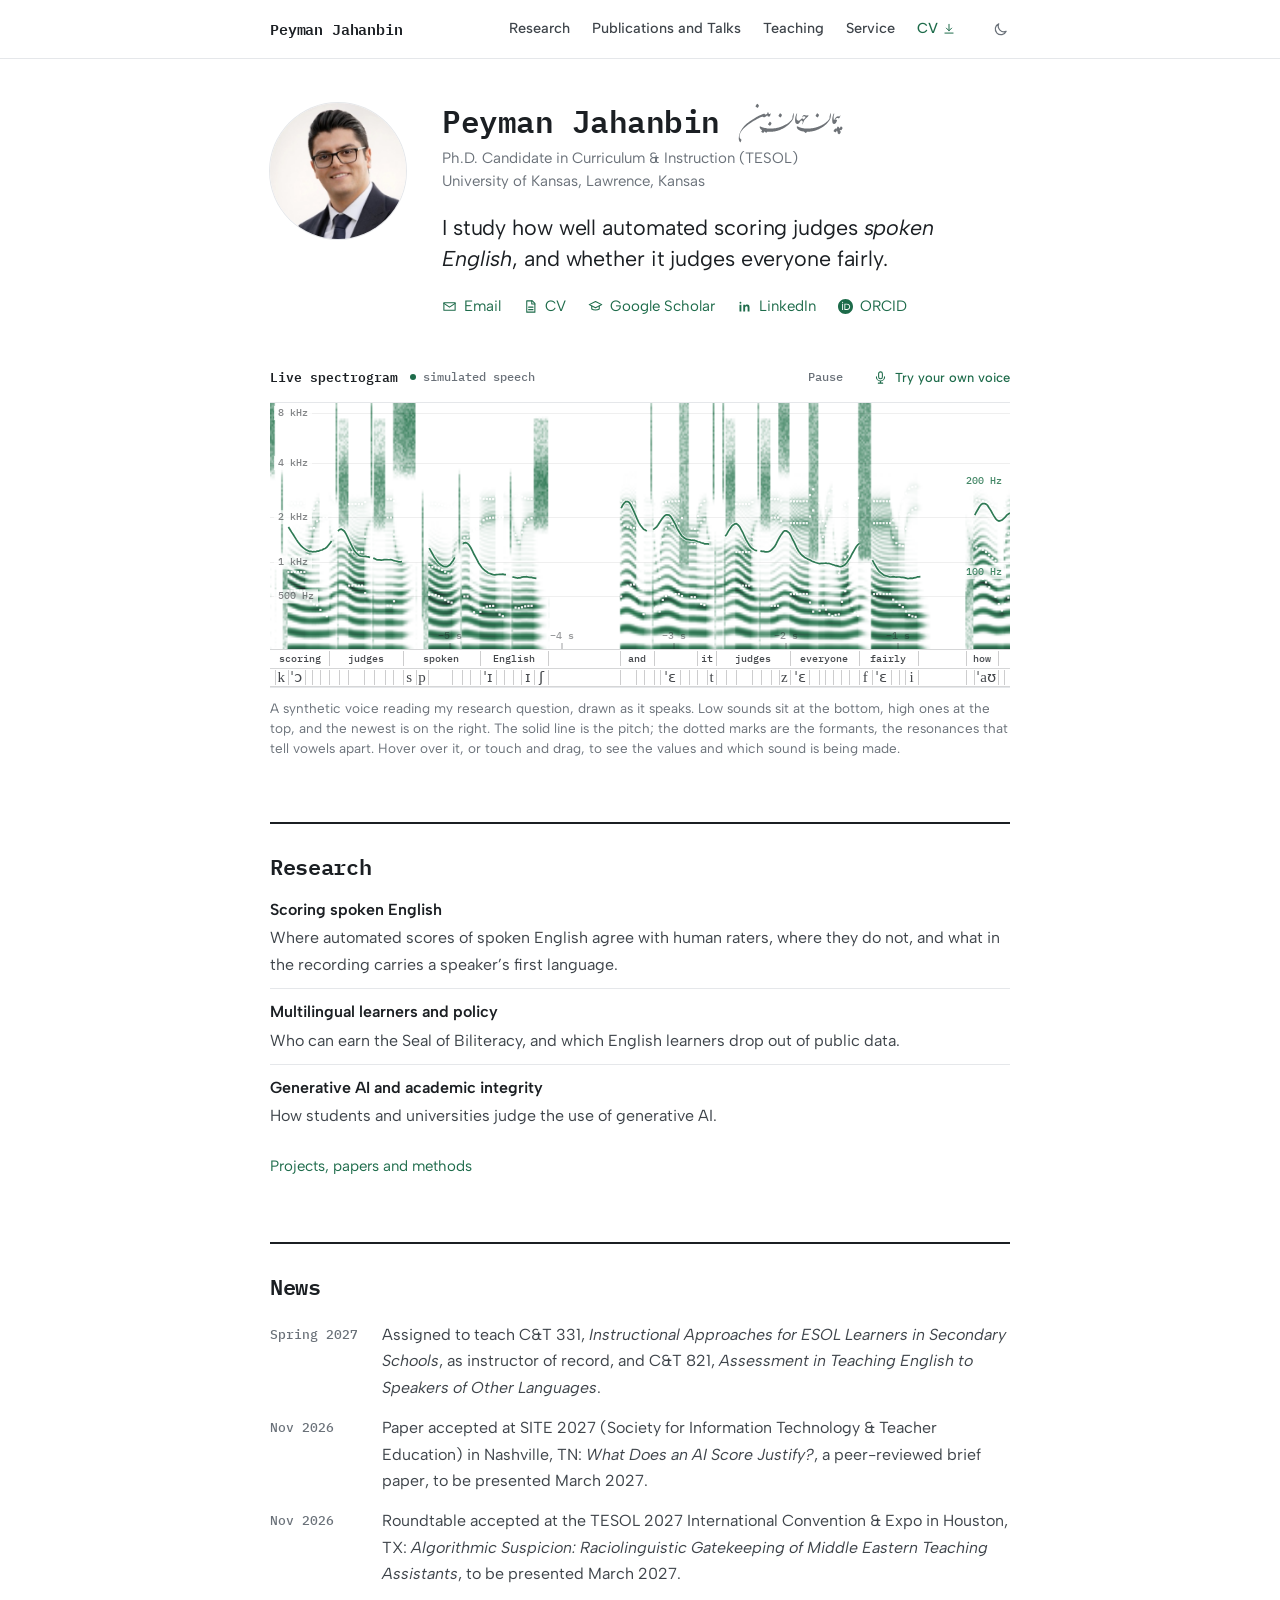
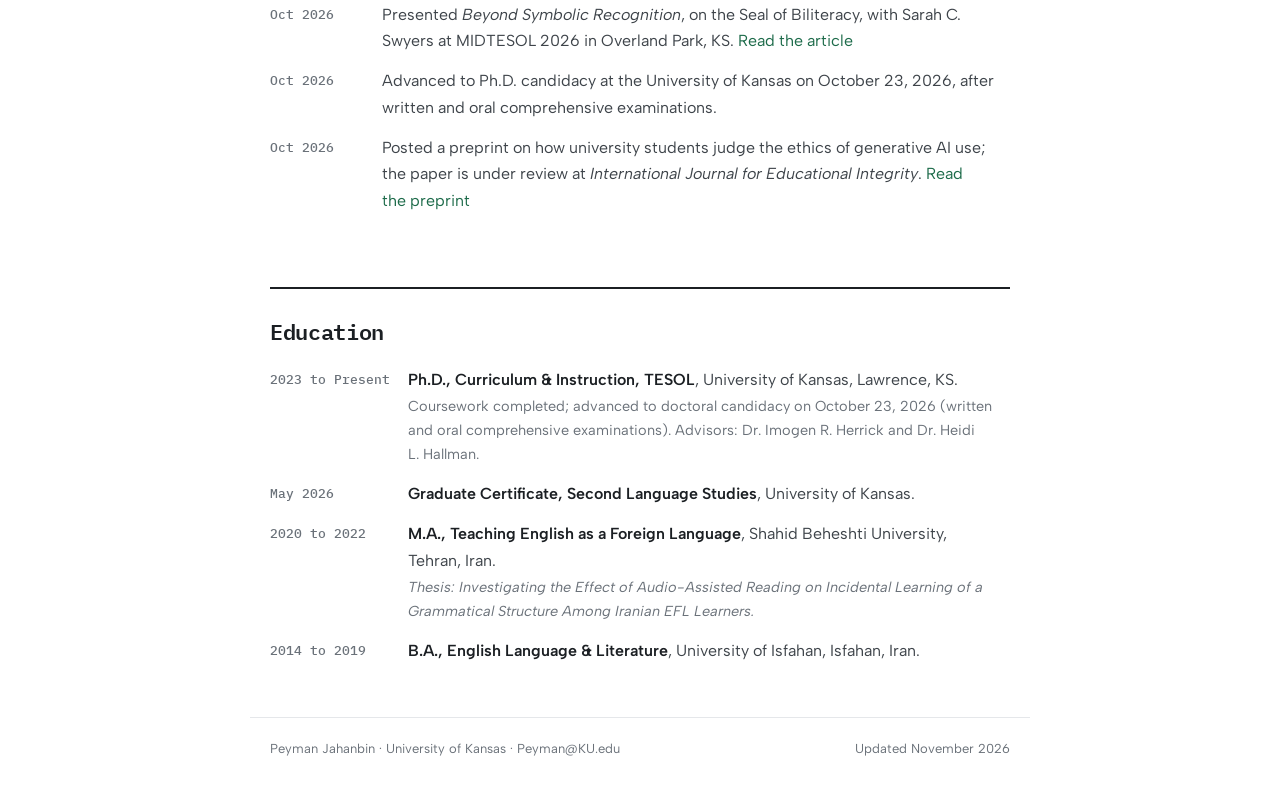
<file: index.html>
<!doctype html>
<!-- GENERATED FILE. Do not edit this by hand: edit content.toml, then double-click Build.command. -->
<html lang="en"><head><meta charset="utf-8">
<meta name="viewport" content="width=device-width, initial-scale=1">
<title>Peyman Jahanbin | TESOL, Language Assessment &amp; AI in Education</title>
<meta name="description" content="Ph.D. candidate in Curriculum &amp; Instruction (TESOL) at the University of Kansas. Research on validity and fairness in automated speaking assessment, explainable machine learning for L2 pronunciation, and the Seal of Biliteracy.">
<meta property="og:title" content="Peyman Jahanbin">
<meta property="og:description" content="Validity and fairness in automated speaking assessment. Explainable machine learning for L2 pronunciation. Multilingual education policy.">
<meta property="og:type" content="profile">
<meta property="og:image" content="https://jhb-peyman.github.io/og.jpg">
<meta property="og:image:width" content="1200">
<meta property="og:image:height" content="630">
<meta property="og:image:alt" content="Peyman Jahanbin. TESOL, language assessment and AI in education.">
<meta property="og:url" content="https://jhb-peyman.github.io/">
<meta name="twitter:card" content="summary_large_image">
<meta name="author" content="Peyman Jahanbin">
<link rel="canonical" href="https://jhb-peyman.github.io/">
<meta name="color-scheme" content="light dark">
<script type="application/ld+json">
{"@context":"https://schema.org","@type":"Person","name":"Peyman Jahanbin","url":"https://jhb-peyman.github.io/","jobTitle":"Ph.D. candidate and instructor of record, Curriculum & Instruction (TESOL)","affiliation":{"@type":"CollegeOrUniversity","name":"University of Kansas"},"alumniOf":[{"@type":"CollegeOrUniversity","name":"Shahid Beheshti University"},{"@type":"CollegeOrUniversity","name":"University of Isfahan"}],"knowsAbout":["Language assessment","Automated speaking assessment","Validity and fairness","Responsible AI in education","Explainable machine learning","L2 pronunciation","Seal of Biliteracy","TESOL"],"sameAs":["https://www.linkedin.com/in/jpeyman/","https://scholar.google.com/citations?user=wlhGmcEAAAAJ&hl=en","https://orcid.org/0000-0002-5692-3379"],"email":"mailto:Peyman@KU.edu","worksFor":{"@type":"CollegeOrUniversity","name":"University of Kansas"},"image":"https://jhb-peyman.github.io/portrait.jpg"}
</script>
<link rel="icon" href="data:image/svg+xml,%3Csvg xmlns='http://www.w3.org/2000/svg' viewBox='0 0 32 32'%3E%3Crect width='32' height='32' fill='%231d6b4a'/%3E%3Ctext x='16' y='22' font-family='monospace' font-size='15' font-weight='700' fill='white' text-anchor='middle'%3EPJ%3C/text%3E%3C/svg%3E">
<script>try{var t=localStorage.getItem('pj-theme');if(t)document.documentElement.dataset.theme=t}catch(e){}</script>
<link rel="preconnect" href="https://fonts.googleapis.com"><link rel="preconnect" href="https://fonts.gstatic.com" crossorigin>
<link href="https://fonts.googleapis.com/css2?family=IBM+Plex+Mono:wght@400;500;600&family=Albert+Sans:ital,wght@0,400;0,500;0,600;1,400&display=swap" rel="stylesheet">
<link rel="stylesheet" href="assets/site.css?v=df4c8902"></head><body>
<header class="bar"><div class="bar-in"><a class="brand" href="index.html" aria-current="page">Peyman Jahanbin</a>
<nav aria-label="Main"><a href="research.html">Research</a><a href="publications.html">Publications and Talks</a><a href="teaching.html">Teaching</a><a href="service.html">Service</a><a class="cv" href="Peyman_Jahanbin_CV.pdf">CV<svg class="ic" viewBox="0 0 24 24" aria-hidden="true" fill="none" stroke="currentColor" stroke-width="1.7" stroke-linecap="round" stroke-linejoin="round"><path d="M12 4v11m-4.5-4.5L12 15l4.5-4.5M5 19h14"/></svg></a></nav>
<button class="theme" id="theme" type="button" aria-label="Switch light or dark mode"><svg class="ic" viewBox="0 0 24 24" aria-hidden="true" fill="none" stroke="currentColor" stroke-width="1.7" stroke-linecap="round" stroke-linejoin="round"><path d="M20 14.5A8 8 0 0 1 9.5 4a8 8 0 1 0 10.5 10.5z"/></svg><svg class="ic" viewBox="0 0 24 24" aria-hidden="true" fill="none" stroke="currentColor" stroke-width="1.7" stroke-linecap="round" stroke-linejoin="round"><circle cx="12" cy="12" r="4"/><path d="M12 2.5v2.2M12 19.3v2.2M2.5 12h2.2M19.3 12h2.2M5.3 5.3l1.6 1.6M17.1 17.1l1.6 1.6M5.3 18.7l1.6-1.6M17.1 6.9l1.6-1.6"/></svg></button></div></header>
<main class="page"><section class="hero"><img class="avatar" src="assets/img/portrait-sm.jpg" width="136" height="136" alt="Portrait of Peyman Jahanbin">
<div class="hero-r"><div class="names"><h1>Peyman Jahanbin</h1><svg class="fa" xmlns="http://www.w3.org/2000/svg" viewBox="0 0 854 325" role="img" aria-label="Peyman Jahanbin, written in Persian calligraphy"><path fill="currentColor" fill-rule="evenodd" d="M155.16,6.00 L156.00,6.12 L158.00,7.71 L159.17,8.25 L162.00,10.71 L163.27,11.33 L165.30,13.33 L167.66,16.33 L168.81,18.67 L169.39,20.67 L169.38,23.33 L168.83,25.63 L166.67,30.02 L165.20,31.67 L164.30,33.50 L158.46,39.33 L157.67,39.82 L156.33,39.86 L155.56,39.50 L151.17,35.17 L147.67,32.60 L145.17,30.16 L143.12,28.83 L142.16,27.83 L141.99,27.33 L144.17,22.81 L145.67,21.11 L147.17,17.82 L147.99,16.67 L148.50,15.40 L149.67,14.11 L151.43,10.50 L152.63,9.17 L153.33,7.57 L155.00,6.05Z M243.59,72.00 L244.83,72.17 L245.72,73.33 L246.18,78.50 L247.11,81.83 L248.07,83.83 L250.17,86.66 L252.51,88.00 L253.33,88.79 L256.33,89.31 L258.67,88.77 L260.25,87.67 L261.14,86.67 L263.17,83.09 L263.83,82.84 L264.50,82.90 L265.08,83.83 L265.28,85.00 L264.81,90.50 L264.19,92.17 L263.56,95.83 L261.71,101.17 L259.58,105.50 L258.66,106.83 L257.38,108.50 L254.80,110.67 L253.00,111.21 L247.67,110.69 L244.67,109.73 L243.00,108.68 L240.10,105.67 L239.07,103.83 L238.17,101.31 L237.88,99.17 L237.33,98.71 L233.50,103.42 L227.61,108.67 L221.83,112.70 L216.83,115.71 L215.00,116.40 L214.17,116.44 L212.33,115.38 L211.17,115.72 L208.00,115.62 L201.83,112.69 L200.50,111.76 L199.33,111.39 L197.83,111.37 L193.67,112.00 L192.33,112.73 L190.33,113.11 L189.33,113.73 L187.50,114.05 L182.49,116.67 L181.00,117.02 L179.67,117.83 L178.33,118.11 L164.23,125.17 L162.04,126.67 L158.83,128.09 L156.49,129.67 L151.23,132.17 L145.50,135.66 L142.17,137.20 L138.33,139.73 L135.23,141.17 L133.00,142.69 L131.83,143.09 L129.50,144.66 L128.17,145.20 L124.33,147.73 L121.50,149.05 L119.43,150.67 L116.83,152.04 L95.83,166.04 L83.33,175.14 L79.00,178.73 L76.67,180.16 L75.17,181.60 L73.17,182.90 L68.67,186.87 L67.17,187.90 L61.83,192.66 L60.94,193.17 L55.29,198.50 L54.31,199.17 L48.71,204.83 L47.17,205.96 L45.83,207.71 L38.33,215.48 L35.50,219.28 L33.17,221.67 L31.67,224.08 L30.17,225.67 L28.67,228.08 L27.32,229.50 L26.67,231.02 L25.37,232.50 L23.67,236.02 L22.50,237.33 L22.27,238.50 L21.17,239.72 L19.10,243.83 L18.42,245.50 L18.29,246.50 L16.47,250.33 L16.35,251.33 L15.42,253.50 L14.36,258.33 L13.93,259.33 L13.84,260.83 L13.08,264.50 L12.70,271.00 L13.10,276.50 L13.65,278.17 L14.13,281.50 L17.17,287.60 L18.17,289.16 L23.50,294.53 L26.50,296.55 L27.67,298.34 L28.03,299.33 L27.35,302.33 L26.42,304.50 L25.55,308.00 L24.47,310.33 L24.29,311.50 L22.47,315.33 L22.27,316.50 L21.32,317.50 L20.67,319.04 L20.17,319.42 L19.50,319.37 L17.38,318.33 L15.17,316.08 L12.99,312.83 L9.02,305.17 L8.70,303.33 L8.11,302.33 L7.06,298.17 L6.44,293.17 L6.12,286.67 L6.46,285.17 L6.44,281.67 L6.76,280.33 L6.97,275.17 L7.44,273.33 L7.46,271.50 L8.49,265.33 L9.42,262.33 L9.97,259.33 L10.90,256.50 L11.48,253.50 L12.36,251.50 L12.54,250.33 L13.83,247.76 L14.28,245.83 L15.36,243.50 L15.48,242.50 L16.08,241.00 L19.34,234.50 L19.57,233.33 L20.34,232.50 L20.54,231.33 L22.15,227.83 L23.46,226.33 L26.17,220.81 L27.34,219.50 L27.56,218.33 L28.63,217.17 L29.33,215.57 L30.63,214.17 L31.26,212.67 L32.63,211.17 L33.17,209.82 L37.00,203.99 L38.67,202.16 L40.17,199.75 L41.63,198.17 L42.17,197.03 L44.51,194.33 L45.17,193.03 L47.38,190.50 L56.21,181.67 L57.20,180.33 L60.33,177.21 L61.36,176.50 L67.54,170.33 L74.17,164.96 L77.50,162.69 L78.17,161.96 L81.50,159.69 L82.17,158.96 L86.83,155.71 L92.83,151.10 L95.00,149.79 L98.40,147.17 L99.50,146.68 L100.17,145.96 L102.83,144.10 L117.99,134.00 L122.14,131.67 L125.99,129.00 L128.50,127.68 L130.40,126.17 L131.67,125.63 L135.17,123.27 L138.33,121.78 L139.17,121.06 L140.14,120.67 L142.34,119.17 L143.67,118.63 L147.50,116.11 L150.67,114.63 L154.34,112.17 L159.61,109.67 L165.34,106.17 L179.34,99.17 L180.83,98.82 L183.83,97.14 L185.50,96.72 L188.34,95.17 L190.50,94.72 L193.50,93.09 L197.33,91.80 L198.50,91.10 L200.33,90.78 L201.50,90.10 L203.33,89.78 L204.50,89.10 L206.33,88.78 L207.67,88.05 L209.33,87.78 L211.00,86.90 L213.67,86.44 L215.17,86.43 L215.67,86.69 L216.84,88.00 L218.40,90.50 L219.17,92.60 L220.50,94.37 L225.00,93.80 L230.50,91.74 L232.33,90.61 L234.67,88.71 L237.67,85.32 L239.72,81.83 L240.11,80.50 L240.76,79.33 L242.17,73.69 L243.05,72.33 L243.50,72.03Z M453.33,81.83 L454.00,81.93 L454.62,82.33 L454.91,83.83 L454.70,87.33 L454.39,88.50 L454.38,90.33 L453.91,93.33 L453.70,98.33 L453.38,99.67 L453.38,102.33 L453.10,103.33 L452.70,108.33 L452.39,109.50 L452.38,111.33 L451.95,113.00 L451.86,114.50 L451.41,115.50 L450.86,119.50 L450.41,120.50 L449.87,123.50 L449.17,124.99 L448.82,126.67 L446.49,131.33 L446.27,132.50 L445.50,133.33 L445.27,134.50 L444.17,135.72 L442.57,139.17 L441.20,140.67 L440.57,142.17 L438.67,145.08 L437.20,146.67 L436.50,148.27 L427.45,159.33 L420.00,167.06 L418.64,168.83 L417.05,170.00 L411.63,175.50 L410.50,176.31 L408.29,178.50 L405.17,180.90 L402.09,183.67 L400.17,184.90 L396.82,187.67 L385.43,195.67 L384.17,196.20 L377.43,200.67 L374.50,202.05 L370.50,204.66 L365.23,207.17 L363.00,208.69 L361.83,209.09 L359.00,210.69 L355.33,212.11 L348.33,215.74 L345.67,216.82 L344.33,217.11 L341.17,218.81 L339.33,219.13 L336.50,220.65 L335.00,220.85 L333.33,221.73 L331.50,222.05 L330.33,222.73 L328.50,223.05 L327.33,223.73 L325.50,224.05 L324.33,224.70 L321.50,225.08 L320.17,225.78 L318.33,226.12 L317.43,226.67 L314.67,227.00 L313.33,227.70 L310.67,228.01 L307.83,228.84 L305.17,229.12 L303.17,229.78 L300.67,230.01 L298.50,230.68 L294.33,231.10 L291.33,231.70 L286.33,232.10 L283.33,232.70 L274.67,233.06 L273.17,233.39 L270.50,233.39 L269.17,233.72 L259.83,233.70 L258.50,233.88 L249.67,233.72 L248.17,233.38 L244.67,233.39 L243.17,233.06 L238.33,232.94 L237.33,233.69 L235.67,235.95 L232.50,239.52 L229.67,241.55 L228.67,241.82 L227.61,241.67 L226.17,240.71 L220.67,236.12 L215.00,231.91 L214.33,231.71 L209.63,238.33 L206.66,241.50 L204.67,242.88 L203.33,243.24 L202.50,243.15 L201.17,242.68 L194.50,237.12 L191.00,234.66 L189.83,233.65 L189.27,232.83 L189.22,232.17 L190.14,230.33 L195.75,222.00 L195.90,221.17 L195.17,220.19 L192.17,218.77 L189.17,216.16 L186.54,214.50 L181.96,209.67 L179.27,205.67 L178.17,203.48 L177.78,201.50 L177.11,200.33 L176.46,196.33 L176.43,192.67 L177.39,190.50 L178.17,190.01 L179.50,189.77 L181.67,190.01 L186.33,192.34 L187.33,192.49 L191.00,194.14 L191.83,194.75 L195.83,196.07 L198.33,197.35 L199.33,197.49 L201.50,198.41 L202.33,198.49 L204.50,199.41 L205.33,199.49 L207.50,200.41 L212.33,201.48 L215.17,202.37 L216.33,202.48 L219.17,203.37 L220.33,203.48 L221.33,203.90 L222.83,203.99 L231.33,205.73 L234.67,205.97 L236.50,206.44 L238.33,206.46 L240.17,206.91 L246.17,207.12 L247.50,207.44 L250.17,207.44 L251.67,207.77 L258.83,207.94 L271.17,207.77 L272.67,207.44 L276.33,207.44 L277.67,207.12 L286.50,206.92 L288.67,206.71 L290.33,206.14 L296.50,205.74 L298.33,205.14 L304.50,204.74 L306.33,204.15 L310.33,203.75 L311.50,203.14 L314.17,202.83 L316.67,202.06 L319.33,201.75 L320.50,201.14 L324.33,200.75 L325.50,200.14 L328.50,199.70 L329.50,199.11 L331.33,198.78 L332.50,198.10 L334.33,197.78 L335.50,197.10 L337.33,196.78 L338.40,196.17 L341.33,195.75 L343.00,194.90 L344.33,194.75 L345.67,194.05 L347.33,193.78 L348.50,193.09 L352.33,191.80 L353.50,191.10 L355.50,190.72 L358.34,189.17 L360.33,188.78 L363.50,187.09 L366.17,186.01 L367.50,185.72 L387.61,175.67 L391.17,173.27 L394.00,171.79 L403.00,165.79 L408.50,161.69 L418.33,153.53 L425.12,147.00 L426.83,145.79 L432.67,139.53 L433.50,138.37 L436.37,135.50 L437.17,134.03 L439.90,130.83 L441.67,126.84 L441.99,124.00 L442.46,122.17 L443.14,108.33 L446.28,97.83 L450.36,87.50 L450.54,86.33 L452.17,82.81 L453.17,81.88Z M755.16,81.83 L755.67,81.93 L756.01,82.33 L756.32,84.50 L756.08,85.50 L755.70,91.33 L755.39,92.50 L755.39,95.17 L755.08,96.50 L754.88,101.50 L754.39,104.50 L753.68,112.50 L752.34,119.50 L751.35,123.33 L750.48,125.33 L750.35,126.33 L749.75,127.83 L748.48,130.33 L748.27,131.50 L747.50,132.33 L747.27,133.50 L746.37,134.50 L743.57,140.17 L742.20,141.67 L741.67,143.02 L740.20,144.67 L739.50,146.27 L737.33,148.48 L736.57,150.17 L734.17,152.67 L732.50,155.28 L729.33,158.48 L726.88,161.67 L725.17,163.30 L724.33,164.46 L714.97,173.83 L711.67,176.87 L708.50,179.31 L706.09,181.67 L704.17,182.90 L700.67,185.87 L698.67,187.16 L697.00,188.73 L691.83,192.04 L688.43,194.67 L687.17,195.20 L681.85,198.83 L679.17,200.20 L676.85,201.83 L674.17,203.20 L672.00,204.69 L668.83,206.09 L666.49,207.67 L652.49,214.67 L650.33,215.11 L645.49,217.67 L643.33,218.11 L640.33,219.73 L638.50,220.05 L637.17,220.78 L635.50,221.05 L632.50,222.65 L631.17,222.80 L627.50,224.02 L626.33,224.13 L625.33,224.73 L623.50,225.05 L622.33,225.70 L621.17,225.80 L618.17,226.78 L615.50,227.09 L614.33,227.69 L611.50,228.09 L610.33,228.69 L607.67,229.01 L605.50,229.68 L601.33,230.09 L598.67,230.86 L595.33,231.09 L593.50,231.69 L587.33,232.09 L585.33,232.71 L575.67,233.06 L571.17,233.72 L561.17,233.82 L560.16,234.33 L557.80,237.67 L554.83,240.84 L552.60,242.67 L550.17,243.94 L549.00,243.76 L542.21,238.17 L537.17,234.57 L535.91,232.50 L533.83,231.95 L530.33,231.68 L525.33,230.85 L524.33,230.42 L516.22,228.67 L514.67,227.97 L510.17,226.82 L507.33,225.42 L506.50,225.34 L504.83,224.69 L504.00,224.09 L496.83,220.69 L495.50,219.50 L494.33,219.26 L491.83,217.12 L490.67,216.58 L486.33,212.64 L483.17,209.08 L480.27,204.67 L479.17,202.48 L478.78,200.50 L478.11,199.17 L477.93,192.83 L478.15,191.83 L479.33,190.21 L480.67,189.75 L483.67,190.01 L490.83,193.75 L494.83,195.07 L497.33,196.35 L499.83,197.07 L501.00,197.82 L505.67,199.01 L506.83,199.61 L508.67,200.01 L509.83,200.61 L512.50,201.42 L515.50,201.97 L516.50,202.42 L519.50,202.97 L520.67,203.46 L524.50,203.98 L525.67,204.46 L529.83,204.99 L534.00,205.88 L540.33,206.46 L542.17,206.91 L547.17,207.12 L548.67,207.45 L551.17,207.44 L552.67,207.77 L559.83,207.94 L573.17,207.77 L574.67,207.44 L578.33,207.44 L579.67,207.12 L584.17,207.13 L590.17,206.77 L592.33,206.15 L598.50,205.74 L600.33,205.15 L606.50,204.74 L608.67,204.06 L611.33,203.75 L612.50,203.14 L616.33,202.75 L617.50,202.14 L620.17,201.83 L623.00,200.99 L625.33,200.75 L626.50,200.14 L629.17,199.83 L630.33,199.19 L632.17,198.87 L633.40,198.17 L636.50,197.70 L637.67,197.05 L639.50,196.72 L640.50,196.10 L642.33,195.78 L643.50,195.10 L645.33,194.78 L646.50,194.14 L647.83,193.99 L649.50,193.10 L651.33,192.78 L653.00,191.90 L654.50,191.70 L657.34,190.17 L659.33,189.78 L662.50,188.09 L666.33,186.80 L671.34,184.17 L672.83,183.82 L674.17,183.01 L675.50,182.72 L683.61,178.67 L685.79,177.17 L687.00,176.75 L689.17,175.27 L690.61,174.67 L694.50,172.11 L697.00,170.79 L706.17,164.67 L707.67,163.23 L709.67,161.94 L714.17,157.96 L715.67,156.94 L720.17,152.96 L721.67,151.94 L723.33,150.21 L724.50,149.37 L735.37,138.50 L738.17,134.75 L739.79,133.00 L741.90,129.83 L742.83,127.76 L743.91,122.67 L744.12,112.67 L744.44,111.33 L744.46,109.50 L745.17,106.24 L746.41,102.33 L746.48,101.50 L747.41,99.33 L747.54,98.33 L748.61,96.00 L749.08,94.00 L750.36,91.50 L750.48,90.50 L751.08,89.00 L752.36,86.50 L752.54,85.33 L753.17,83.82 L754.17,82.38 L755.00,81.87Z M341.49,83.17 L343.67,84.06 L346.67,86.64 L347.82,87.17 L349.29,88.33 L353.33,92.37 L354.56,94.17 L355.67,96.35 L356.06,98.50 L355.82,101.67 L355.17,102.99 L354.76,104.83 L353.50,106.33 L353.27,107.50 L352.17,108.67 L350.33,111.46 L345.29,116.50 L344.50,117.01 L343.00,117.43 L342.17,117.15 L340.67,115.30 L339.54,114.50 L336.33,111.31 L329.17,105.71 L328.80,104.67 L329.43,102.50 L330.67,101.11 L332.17,97.81 L333.46,96.33 L336.43,90.50 L337.63,89.17 L338.17,87.81 L339.35,86.50 L339.99,85.00 L341.33,83.23Z M642.47,83.50 L644.50,83.57 L647.00,85.71 L648.27,86.33 L650.50,88.52 L651.82,89.17 L652.83,90.12 L654.00,91.79 L655.67,93.39 L656.81,95.67 L657.71,98.50 L657.36,101.33 L656.48,103.33 L656.35,104.33 L655.40,106.33 L654.20,107.67 L653.50,109.27 L652.18,110.67 L650.67,112.79 L648.71,114.83 L646.44,116.67 L644.67,117.32 L643.37,116.67 L641.33,114.31 L637.67,111.60 L635.17,109.17 L631.54,106.50 L630.55,105.50 L630.16,104.67 L630.33,103.67 L631.46,102.33 L634.17,96.81 L635.67,95.11 L637.17,91.81 L638.67,90.11 L640.17,86.81 L641.63,85.17 L642.33,83.59Z M478.27,85.67 L479.17,85.52 L479.83,85.83 L480.47,86.83 L480.59,87.83 L478.71,96.17 L478.08,97.67 L476.67,104.82 L476.09,106.33 L475.94,108.83 L475.46,111.33 L475.41,121.00 L475.79,123.33 L475.86,128.33 L476.12,130.00 L477.21,133.83 L478.18,135.67 L480.50,138.77 L482.84,140.67 L486.50,142.64 L492.00,143.68 L493.50,143.66 L498.00,142.79 L501.67,140.92 L504.50,138.47 L509.17,133.27 L512.33,130.26 L515.33,128.16 L518.67,126.91 L521.33,126.69 L524.50,126.86 L528.17,128.13 L531.03,130.17 L534.11,133.83 L534.50,133.95 L534.83,133.72 L542.17,123.33 L547.17,117.04 L549.50,114.55 L549.69,113.83 L549.37,113.17 L547.67,112.12 L543.50,110.16 L537.33,108.29 L533.67,108.19 L531.16,109.00 L529.50,110.19 L525.70,114.83 L524.67,115.80 L523.50,116.09 L522.50,115.66 L522.19,115.17 L522.11,114.33 L523.08,111.50 L527.11,104.50 L530.00,101.00 L532.17,99.08 L533.50,98.28 L536.33,97.11 L539.83,97.06 L546.67,99.71 L553.00,101.68 L556.83,102.02 L561.83,101.69 L564.73,100.67 L566.67,99.68 L568.50,98.33 L569.50,97.93 L570.67,97.94 L571.65,98.83 L571.88,100.17 L571.67,102.93 L569.82,106.83 L566.48,112.33 L565.38,113.50 L561.21,116.17 L557.83,119.01 L551.21,125.33 L545.17,132.22 L541.08,137.50 L537.21,143.00 L536.18,144.83 L532.12,154.67 L528.20,165.33 L526.67,170.30 L525.67,171.91 L524.50,172.67 L523.67,172.76 L523.17,172.49 L522.64,171.33 L522.57,170.50 L523.13,167.17 L523.76,165.67 L524.00,163.89 L525.76,157.83 L526.21,154.00 L525.77,150.50 L524.67,148.00 L523.42,146.33 L520.67,144.11 L518.33,143.13 L514.17,143.16 L511.67,144.17 L510.16,145.00 L509.00,145.97 L506.88,148.33 L500.67,158.57 L497.67,162.66 L493.56,166.67 L491.75,167.83 L489.67,168.77 L486.17,169.74 L480.17,169.84 L478.50,169.71 L475.50,168.70 L473.33,167.55 L471.14,165.67 L469.20,163.17 L467.17,159.61 L465.27,154.00 L464.01,142.67 L464.17,130.83 L464.83,127.33 L465.00,123.52 L465.53,121.50 L466.26,116.00 L466.77,114.67 L468.18,107.83 L468.77,106.50 L470.23,101.00 L472.12,95.67 L474.17,90.89 L476.26,87.33 L477.33,86.13 L478.17,85.70Z M779.72,85.67 L780.67,85.53 L781.50,85.93 L781.89,86.67 L781.99,88.00 L781.50,91.04 L780.13,95.50 L779.59,98.33 L778.96,100.17 L778.77,101.83 L778.18,103.50 L777.52,108.50 L776.98,110.83 L776.89,120.00 L777.16,122.50 L777.27,128.50 L777.86,131.17 L778.02,133.33 L779.17,137.12 L780.00,138.60 L780.50,138.99 L781.17,139.04 L781.67,138.73 L784.67,133.46 L786.17,130.21 L793.33,120.51 L797.33,116.21 L802.17,112.21 L805.21,110.33 L807.83,109.09 L812.83,107.92 L815.33,108.09 L819.00,109.78 L821.83,110.04 L823.67,109.77 L824.83,108.91 L825.61,108.00 L830.16,101.17 L831.00,100.23 L831.67,100.08 L832.07,100.83 L831.77,103.83 L831.17,105.32 L829.78,110.50 L828.66,113.33 L826.67,117.47 L824.62,120.50 L822.67,122.68 L821.33,123.69 L819.17,124.60 L817.33,124.89 L815.33,124.71 L812.83,123.08 L810.50,122.16 L807.50,121.75 L804.00,122.29 L800.17,124.07 L797.33,126.21 L795.26,128.33 L793.67,130.63 L792.17,132.30 L791.42,134.33 L792.83,135.77 L795.83,136.67 L801.83,136.78 L803.50,137.42 L804.20,138.50 L804.49,139.50 L804.41,141.00 L803.81,143.67 L802.57,147.67 L800.60,152.83 L798.55,157.00 L795.57,161.50 L793.55,163.83 L790.33,166.62 L786.67,168.62 L783.51,169.67 L778.17,169.77 L775.17,168.68 L772.33,166.59 L770.09,163.67 L768.10,159.50 L767.00,155.49 L766.75,153.00 L766.10,150.67 L765.94,145.50 L765.52,142.50 L765.78,140.17 L765.85,129.33 L767.07,119.83 L767.67,118.04 L767.87,115.83 L769.09,110.17 L769.67,108.80 L769.94,107.00 L772.15,99.83 L774.17,94.24 L777.17,88.20 L778.33,86.65 L779.67,85.68Z M258.52,151.83 L260.55,152.17 L263.67,154.20 L267.53,157.50 L269.69,160.17 L270.76,162.17 L271.55,164.67 L271.64,167.00 L271.46,169.00 L270.67,171.29 L269.67,173.29 L266.67,177.70 L262.83,181.90 L260.50,183.79 L258.17,184.88 L256.83,184.73 L255.33,183.72 L247.51,177.17 L245.05,175.67 L244.00,174.67 L243.86,174.00 L244.17,172.74 L245.01,171.33 L256.16,154.33 L257.33,152.65 L258.50,151.84Z M836.33,189.67 L838.33,190.10 L841.55,192.17 L844.83,194.97 L846.77,197.33 L847.71,198.83 L848.58,201.17 L848.90,204.00 L848.57,206.50 L847.65,209.00 L844.77,213.67 L842.66,216.50 L838.33,220.82 L836.44,221.67 L835.33,221.58 L833.82,220.67 L828.67,216.37 L828.11,216.50 L828.35,220.00 L827.39,224.33 L830.66,227.33 L832.83,230.17 L833.73,231.83 L834.50,234.60 L834.55,237.17 L833.64,240.33 L832.67,242.45 L830.73,245.50 L828.50,248.46 L825.58,251.67 L824.50,252.68 L822.67,253.73 L821.50,253.84 L820.33,253.56 L812.50,247.05 L808.33,244.10 L808.00,243.33 L808.09,242.33 L811.73,236.67 L811.91,235.33 L809.33,233.06 L801.50,227.10 L801.17,227.23 L798.50,231.33 L795.69,234.83 L792.67,237.79 L791.23,238.67 L790.17,238.92 L788.50,238.47 L780.67,232.12 L777.17,229.69 L776.31,228.67 L776.18,228.00 L777.16,226.00 L789.33,207.56 L790.33,206.96 L791.50,207.05 L797.00,210.45 L797.67,210.39 L808.23,194.33 L810.50,191.36 L811.83,191.27 L815.17,193.11 L817.83,195.12 L820.80,198.17 L822.84,201.67 L823.26,204.17 L823.20,207.33 L823.50,207.72 L824.75,206.67 L835.16,190.33 L836.17,189.72Z M802.93,218.17 L803.67,218.27 L804.83,219.28 L805.14,220.00 L804.90,221.17 L803.67,222.92 L803.17,223.11 L802.83,222.65 L802.83,218.24Z"/></svg></div>
<p class="role">Ph.D. Candidate in Curriculum &amp; Instruction (TESOL)<br>University of Kansas, Lawrence, Kansas</p>
<p class="hook">I study how well automated scoring judges <em>spoken English</em>, and whether it judges everyone fairly.</p>
<div class="hlinks"><a href="mailto:Peyman@KU.edu"><svg class="ic" viewBox="0 0 24 24" aria-hidden="true" fill="none" stroke="currentColor" stroke-width="1.7" stroke-linecap="round" stroke-linejoin="round"><path d="M3 6h18v12H3z"/><path d="m3 7 9 6 9-6"/></svg><span>Email</span></a><a href="Peyman_Jahanbin_CV.pdf"><svg class="ic" viewBox="0 0 24 24" aria-hidden="true" fill="none" stroke="currentColor" stroke-width="1.7" stroke-linecap="round" stroke-linejoin="round"><path d="M6 3h9l4 4v14H6z"/><path d="M14 3v5h5M9 13h7M9 17h7"/></svg><span>CV</span></a><a href="https://scholar.google.com/citations?user=wlhGmcEAAAAJ&amp;hl=en" target="_blank" rel="noopener"><svg class="ic" viewBox="0 0 24 24" aria-hidden="true" fill="none" stroke="currentColor" stroke-width="1.7" stroke-linecap="round" stroke-linejoin="round"><path d="m2 9 10-5 10 5-10 5z"/><path d="M6 11v5c3 2 9 2 12 0v-5"/></svg><span>Google Scholar</span></a><a href="https://www.linkedin.com/in/jpeyman/" target="_blank" rel="noopener"><svg class="ic" viewBox="0 0 24 24" aria-hidden="true" fill="currentColor" stroke="none"><path d="M4 9h3v11H4zM5.5 4.5a1.5 1.5 0 1 1 0 3 1.5 1.5 0 0 1 0-3zM10 9h3v1.6c.6-1 1.8-1.8 3.5-1.8 2.6 0 3.5 1.7 3.5 4.5V20h-3v-6c0-1.5-.4-2.6-1.9-2.6S13 12.6 13 14v6h-3z"/></svg><span>LinkedIn</span></a><a href="https://orcid.org/0000-0002-5692-3379" target="_blank" rel="noopener"><svg class="ic" viewBox="0 0 24 24" aria-hidden="true" fill="currentColor" stroke="none"><path d="M12 0C5.372 0 0 5.372 0 12s5.372 12 12 12 12-5.372 12-12S18.628 0 12 0zM7.369 4.378c.525 0 .947.431.947.947s-.422.947-.947.947a.95.95 0 0 1-.947-.947c0-.525.422-.947.947-.947zm-.722 3.038h1.444v10.041H6.647V7.416zm3.562 0h3.9c3.712 0 5.344 2.653 5.344 5.025 0 2.578-2.016 5.025-5.325 5.025h-3.919V7.416zm1.444 1.303v7.444h2.297c3.272 0 4.022-2.484 4.022-3.722 0-2.016-1.284-3.722-4.097-3.722h-2.222z"/></svg><span>ORCID</span></a></div></div></section><figure class="figure spectro"><div class="sp-head"><span class="sp-title">Live spectrogram</span><span class="sp-mode" id="modeS">simulated speech</span>
<button class="sp-ctrl" id="pauseS" type="button" aria-pressed="false">Pause</button><button class="sp-mic" id="micS" type="button" aria-pressed="false"><svg class="ic" viewBox="0 0 24 24" aria-hidden="true" fill="none" stroke="currentColor" stroke-width="1.7" stroke-linecap="round" stroke-linejoin="round"><rect x="9" y="3" width="6" height="11" rx="3"/><path d="M5.5 11a6.5 6.5 0 0 0 13 0M12 17.5V21M8.5 21h7"/></svg><span>Try your own voice</span></button></div>
<div class="viz" id="vizS" role="img" aria-label="Animated spectrogram with pitch, formants and word and phone tiers"><canvas id="specS"></canvas><canvas id="ovS" class="ov"></canvas><div class="tip" id="tipS"></div></div>
<figcaption id="statS" aria-live="polite">A synthetic voice reading my research question, drawn as it speaks. Low sounds sit at the bottom, high ones at the top, and the newest is on the right. The solid line is the pitch; the dotted marks are the formants, the resonances that tell vowels apart. Hover over it, or touch and drag, to see the values and which sound is being made.</figcaption></figure><h2>Research</h2><ul class="strands"><li><a href="research.html#scoring">Scoring spoken English</a><p>Where automated scores of spoken English agree with human raters, where they do not, and what in the recording carries a speaker’s first language.</p></li><li><a href="research.html#policy">Multilingual learners and policy</a><p>Who can earn the Seal of Biliteracy, and which English learners drop out of public data.</p></li><li><a href="research.html#ai">Generative AI and academic integrity</a><p>How students and universities judge the use of generative AI.</p></li></ul><p class="more"><a href="research.html">Projects, papers and methods</a></p><h2>News</h2><table class="kv news"><tr><th>Spring 2027</th><td>Assigned to teach C&amp;T 331, <em>Instructional Approaches for ESOL Learners in Secondary Schools</em>, as instructor of record, and C&amp;T 821, <em>Assessment in Teaching English to Speakers of Other Languages</em>.</td></tr><tr><th>Nov 2026</th><td>Paper accepted at SITE 2027 (Society for Information Technology &amp; Teacher Education) in Nashville, TN: <em>What Does an AI Score Justify?</em>, a peer-reviewed brief paper, to be presented March 2027.</td></tr><tr><th>Nov 2026</th><td>Roundtable accepted at the TESOL 2027 International Convention &amp; Expo in Houston, TX: <em>Algorithmic Suspicion: Raciolinguistic Gatekeeping of Middle Eastern Teaching Assistants</em>, to be presented March 2027.</td></tr><tr><th>Oct 2026</th><td>Presented <em>Beyond Symbolic Recognition</em>, on the Seal of Biliteracy, with Sarah C. Swyers at MIDTESOL 2026 in Overland Park, KS. <a href="https://doi.org/10.1002/tesq.70236" target="_blank" rel="noopener">Read the article</a></td></tr><tr><th>Oct 2026</th><td>Advanced to Ph.D. candidacy at the University of Kansas on October 23, 2026, after written and oral comprehensive examinations.</td></tr><tr><th>Oct 2026</th><td>Posted a preprint on how university students judge the ethics of generative AI use; the paper is under review at <em>International Journal for Educational Integrity</em>. <a href="https://doi.org/10.21203/rs.3.rs-11286301/v1" target="_blank" rel="noopener">Read the preprint</a></td></tr></table><h2>Education</h2><table class="kv news edu"><tr><th>2023 to Present</th><td><b>Ph.D., Curriculum &amp; Instruction, <em>TESOL</em></b>, University of Kansas, Lawrence, KS.<span class="edu-more">Coursework completed; advanced to doctoral candidacy on October 23, 2026 (written and oral comprehensive examinations). Advisors: Dr. Imogen R. Herrick and Dr. Heidi L. Hallman.</span></td></tr><tr><th>May 2026</th><td><b>Graduate Certificate, <em>Second Language Studies</em></b>, University of Kansas.</td></tr><tr><th>2020 to 2022</th><td><b>M.A., Teaching English as a Foreign Language</b>, Shahid Beheshti University, Tehran, Iran.<span class="edu-more"><em>Thesis: Investigating the Effect of Audio-Assisted Reading on Incidental Learning of a Grammatical Structure Among Iranian EFL Learners.</em></span></td></tr><tr><th>2014 to 2019</th><td><b>B.A., English Language &amp; Literature</b>, University of Isfahan, Isfahan, Iran.</td></tr></table></main>
<footer class="foot"><span>Peyman Jahanbin · University of Kansas · <a href="mailto:Peyman@KU.edu">Peyman@KU.edu</a></span><span>Updated November 2026</span></footer>
<div class="sr" id="live" aria-live="polite"></div>
<script src="assets/site.js?v=daf8befd"></script><script src="assets/figures.js?v=79189dbc"></script><script src="assets/spectro.js?v=2a3c0f86"></script>
</body></html>
</file>
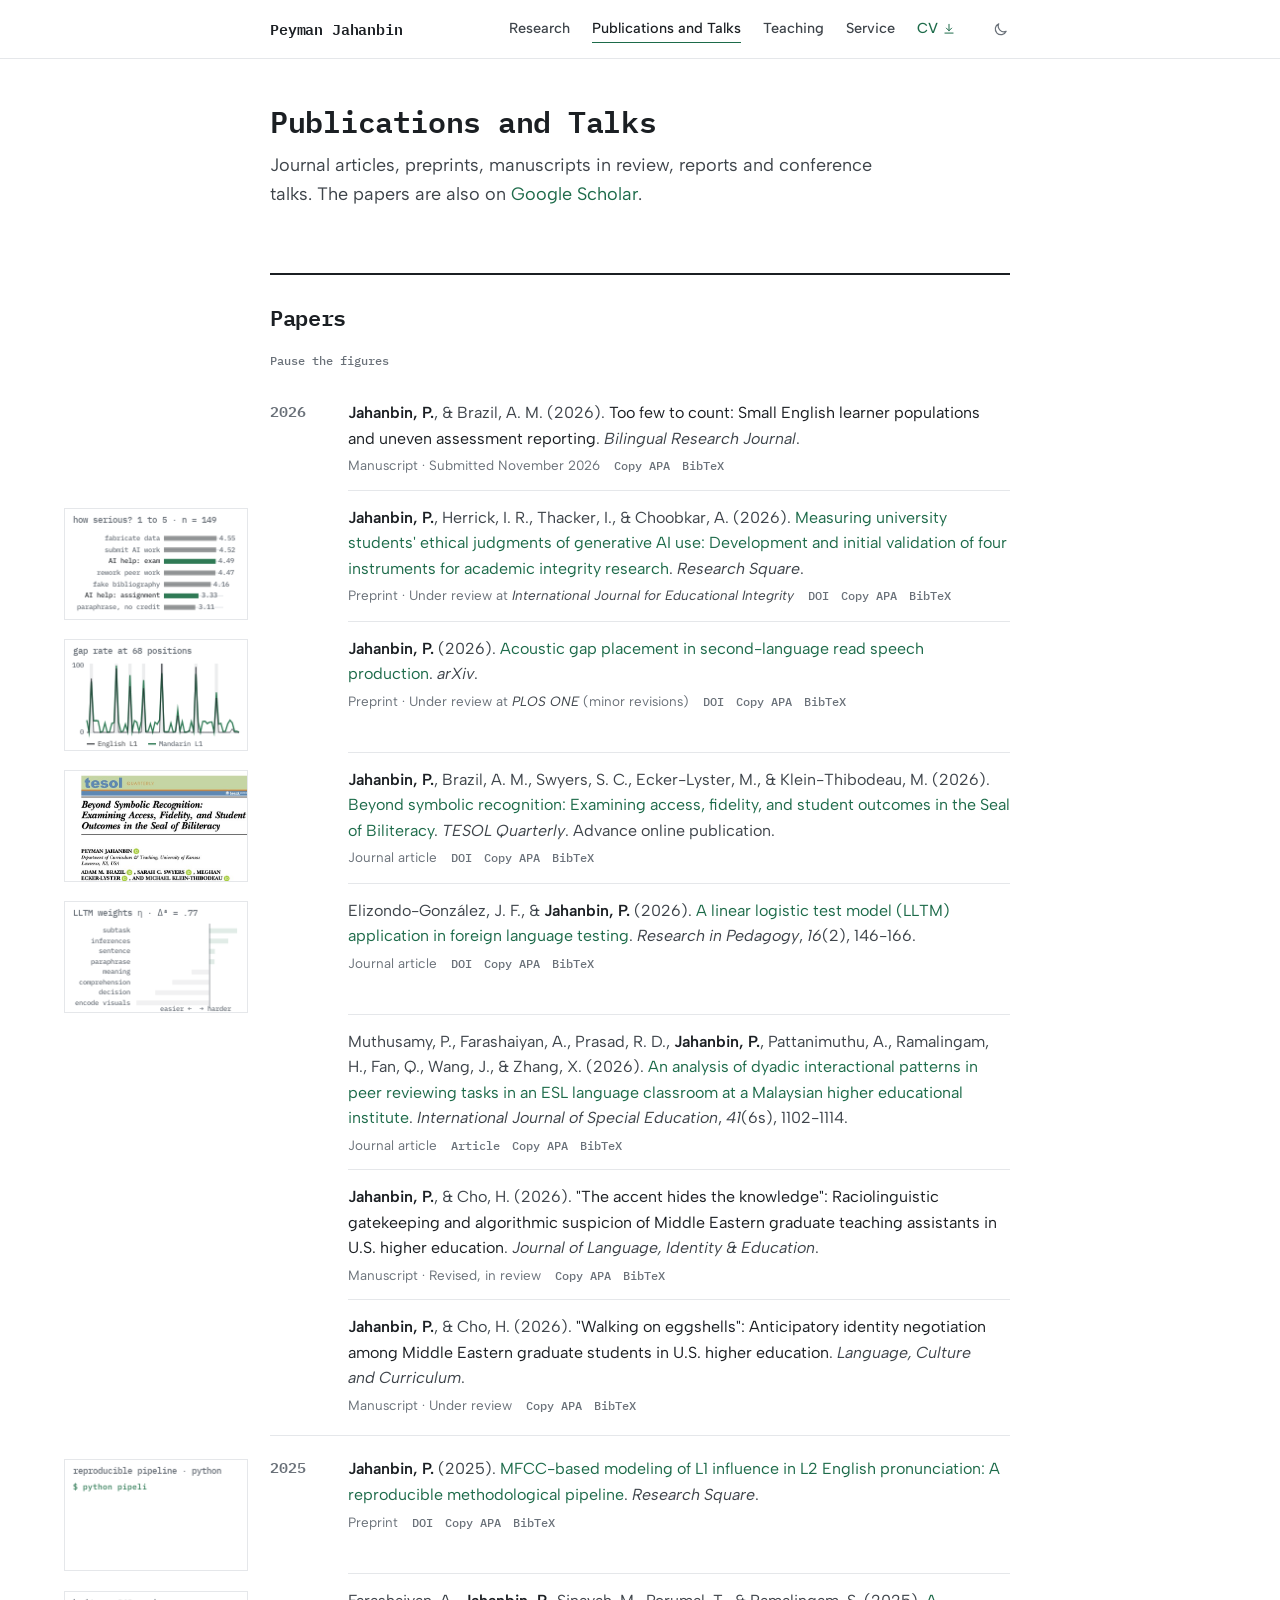
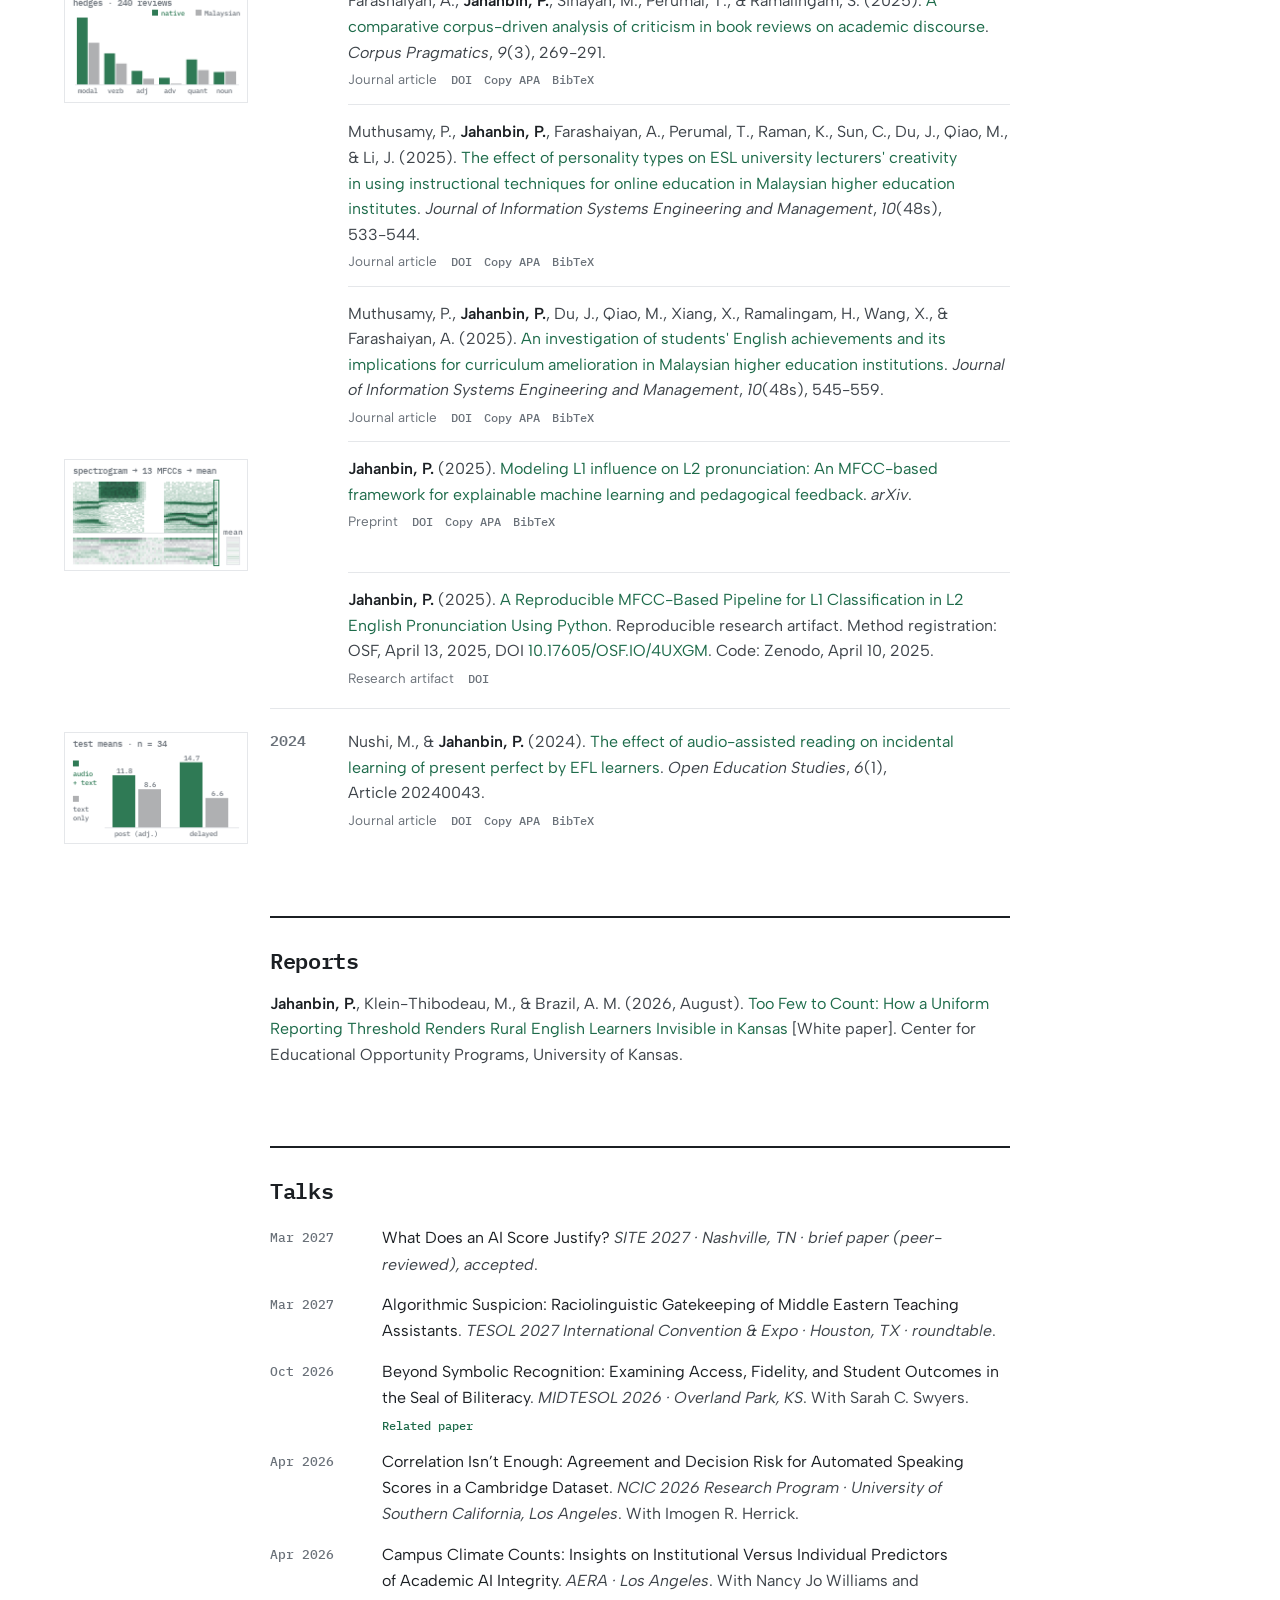
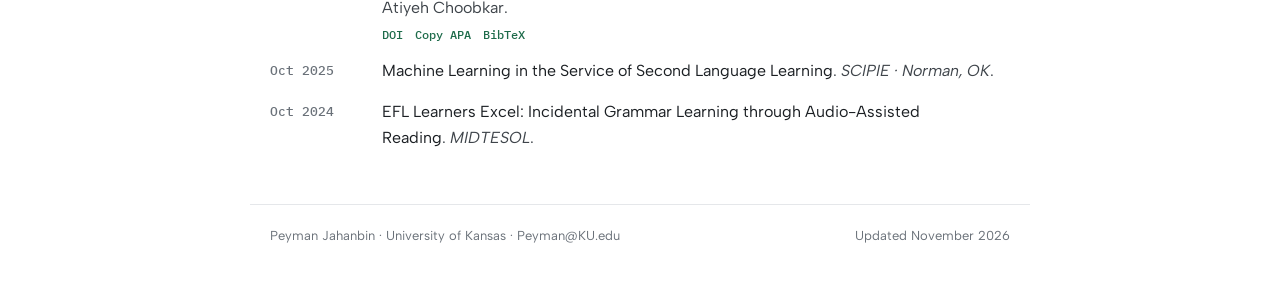
<file: publications.html>
<!doctype html>
<!-- GENERATED FILE. Do not edit this by hand: edit content.toml, then double-click Build.command. -->
<html lang="en"><head><meta charset="utf-8">
<meta name="viewport" content="width=device-width, initial-scale=1">
<title>Publications and Talks | Peyman Jahanbin</title>
<meta name="description" content="Journal articles, preprints, manuscripts in review and talks by Peyman Jahanbin.">
<meta property="og:title" content="Publications and Talks | Peyman Jahanbin">
<meta property="og:description" content="Journal articles, preprints, manuscripts in review and talks by Peyman Jahanbin.">
<meta property="og:type" content="website">
<meta property="og:image" content="https://jhb-peyman.github.io/og.jpg">
<meta property="og:image:width" content="1200">
<meta property="og:image:height" content="630">
<meta property="og:image:alt" content="Peyman Jahanbin. TESOL, language assessment and AI in education.">
<meta property="og:url" content="https://jhb-peyman.github.io/publications.html">
<meta name="twitter:card" content="summary_large_image">
<meta name="author" content="Peyman Jahanbin">
<link rel="canonical" href="https://jhb-peyman.github.io/publications.html">
<meta name="color-scheme" content="light dark">
<link rel="icon" href="data:image/svg+xml,%3Csvg xmlns='http://www.w3.org/2000/svg' viewBox='0 0 32 32'%3E%3Crect width='32' height='32' fill='%231d6b4a'/%3E%3Ctext x='16' y='22' font-family='monospace' font-size='15' font-weight='700' fill='white' text-anchor='middle'%3EPJ%3C/text%3E%3C/svg%3E">
<script>try{var t=localStorage.getItem('pj-theme');if(t)document.documentElement.dataset.theme=t}catch(e){}</script>
<link rel="preconnect" href="https://fonts.googleapis.com"><link rel="preconnect" href="https://fonts.gstatic.com" crossorigin>
<link href="https://fonts.googleapis.com/css2?family=IBM+Plex+Mono:wght@400;500;600&family=Albert+Sans:ital,wght@0,400;0,500;0,600;1,400&display=swap" rel="stylesheet">
<link rel="stylesheet" href="assets/site.css?v=df4c8902"></head><body>
<header class="bar"><div class="bar-in"><a class="brand" href="index.html">Peyman Jahanbin</a>
<nav aria-label="Main"><a href="research.html">Research</a><a href="publications.html" aria-current="page">Publications and Talks</a><a href="teaching.html">Teaching</a><a href="service.html">Service</a><a class="cv" href="Peyman_Jahanbin_CV.pdf">CV<svg class="ic" viewBox="0 0 24 24" aria-hidden="true" fill="none" stroke="currentColor" stroke-width="1.7" stroke-linecap="round" stroke-linejoin="round"><path d="M12 4v11m-4.5-4.5L12 15l4.5-4.5M5 19h14"/></svg></a></nav>
<button class="theme" id="theme" type="button" aria-label="Switch light or dark mode"><svg class="ic" viewBox="0 0 24 24" aria-hidden="true" fill="none" stroke="currentColor" stroke-width="1.7" stroke-linecap="round" stroke-linejoin="round"><path d="M20 14.5A8 8 0 0 1 9.5 4a8 8 0 1 0 10.5 10.5z"/></svg><svg class="ic" viewBox="0 0 24 24" aria-hidden="true" fill="none" stroke="currentColor" stroke-width="1.7" stroke-linecap="round" stroke-linejoin="round"><circle cx="12" cy="12" r="4"/><path d="M12 2.5v2.2M12 19.3v2.2M2.5 12h2.2M19.3 12h2.2M5.3 5.3l1.6 1.6M17.1 17.1l1.6 1.6M5.3 18.7l1.6-1.6M17.1 6.9l1.6-1.6"/></svg></button></div></header>
<main class="page"><h1 class="pt">Publications and Talks</h1><p class="lead">Journal articles, preprints, manuscripts in review, reports and conference talks. The papers are also on <a href="https://scholar.google.com/citations?user=wlhGmcEAAAAJ&amp;hl=en" target="_blank" rel="noopener">Google Scholar</a>.</p><h2>Papers</h2><div class="anim-bar"><button class="anim-ctrl" id="animPause" type="button" aria-pressed="false">Pause the figures</button></div><section class="yr"><div class="y">2026</div><ul class="pubs"><li class="pub"><div><b>Jahanbin, P.</b>, &amp; Brazil, A. M. (2026). <span class="tl">Too few to count: Small English learner populations and uneven assessment reporting</span>. <i>Bilingual Research Journal</i>.<div class="meta"><span class="kind">Manuscript · Submitted November 2026</span><span class="acts" data-cite="toofew"></span></div></div></li><li class="pub has-anim"><canvas class="anim" data-anim="ethics" role="img" aria-label="Bar chart of mean seriousness ratings for seven GenAI behaviors, from the paper"></canvas><div><b>Jahanbin, P.</b>, Herrick, I. R., Thacker, I., &amp; Choobkar, A. (2026). <a class="tl" href="https://doi.org/10.21203/rs.3.rs-11286301/v1" target="_blank" rel="noopener">Measuring university students' ethical judgments of generative AI use: Development and initial validation of four instruments for academic integrity research</a>. <i>Research Square</i>.<div class="meta"><span class="kind">Preprint · Under review at <i>International Journal for Educational Integrity</i></span><span class="acts" data-cite="ethics"><a href="https://doi.org/10.21203/rs.3.rs-11286301/v1" target="_blank" rel="noopener">DOI</a></span></div></div></li><li class="pub has-anim"><canvas class="anim" data-anim="gap" role="img" aria-label="Line chart of the share of speakers pausing at each of 68 positions, English and Mandarin L1, after the paper’s Fig 1"></canvas><div><b>Jahanbin, P.</b> (2026). <a class="tl" href="https://doi.org/10.48550/arXiv.2610.02582" target="_blank" rel="noopener">Acoustic gap placement in second-language read speech production</a>. <i>arXiv</i>.<div class="meta"><span class="kind">Preprint · Under review at <i>PLOS ONE</i> (minor revisions)</span><span class="acts" data-cite="acoustic"><a href="https://doi.org/10.48550/arXiv.2610.02582" target="_blank" rel="noopener">DOI</a></span></div></div></li><li class="pub has-anim"><a class="anim pic" href="https://doi.org/10.1002/tesq.70236" target="_blank" rel="noopener"><img src="assets/img/tq-thumb.jpg" alt="Banner and title of the article in TESOL Quarterly" loading="lazy"></a><div><b>Jahanbin, P.</b>, Brazil, A. M., Swyers, S. C., Ecker-Lyster, M., &amp; Klein-Thibodeau, M. (2026). <a class="tl" href="https://doi.org/10.1002/tesq.70236" target="_blank" rel="noopener">Beyond symbolic recognition: Examining access, fidelity, and student outcomes in the Seal of Biliteracy</a>. <i>TESOL Quarterly</i>. Advance online publication.<div class="meta"><span class="kind">Journal article</span><span class="acts" data-cite="beyond"><a href="https://doi.org/10.1002/tesq.70236" target="_blank" rel="noopener">DOI</a></span></div></div></li><li class="pub has-anim"><canvas class="anim" data-anim="lltm" role="img" aria-label="Bar chart of the LLTM predictor weights reported in the paper"></canvas><div>Elizondo-González, J. F., &amp; <b>Jahanbin, P.</b> (2026). <a class="tl" href="https://doi.org/10.5937/IstrPed2602146F" target="_blank" rel="noopener">A linear logistic test model (LLTM) application in foreign language testing</a>. <i>Research in Pedagogy</i>, <i>16</i>(2), 146-166.<div class="meta"><span class="kind">Journal article</span><span class="acts" data-cite="lltm"><a href="https://doi.org/10.5937/IstrPed2602146F" target="_blank" rel="noopener">DOI</a></span></div></div></li><li class="pub"><div>Muthusamy, P., Farashaiyan, A., Prasad, R. D., <b>Jahanbin, P.</b>, Pattanimuthu, A., Ramalingam, H., Fan, Q., Wang, J., &amp; Zhang, X. (2026). <a class="tl" href="https://internationalsped.com/index.php/ijse/article/view/3309" target="_blank" rel="noopener">An analysis of dyadic interactional patterns in peer reviewing tasks in an ESL language classroom at a Malaysian higher educational institute</a>. <i>International Journal of Special Education</i>, <i>41</i>(6s), 1102-1114.<div class="meta"><span class="kind">Journal article</span><span class="acts" data-cite="dyadic"><a href="https://internationalsped.com/index.php/ijse/article/view/3309" target="_blank" rel="noopener">Article</a></span></div></div></li><li class="pub"><div><b>Jahanbin, P.</b>, &amp; Cho, H. (2026). <span class="tl">"The accent hides the knowledge": Raciolinguistic gatekeeping and algorithmic suspicion of Middle Eastern graduate teaching assistants in U.S. higher education</span>. <i>Journal of Language, Identity &amp; Education</i>.<div class="meta"><span class="kind">Manuscript · Revised, in review</span><span class="acts" data-cite="accent"></span></div></div></li><li class="pub"><div><b>Jahanbin, P.</b>, &amp; Cho, H. (2026). <span class="tl">"Walking on eggshells": Anticipatory identity negotiation among Middle Eastern graduate students in U.S. higher education</span>. <i>Language, Culture and Curriculum</i>.<div class="meta"><span class="kind">Manuscript · Under review</span><span class="acts" data-cite="eggshells"></span></div></div></li></ul></section><section class="yr"><div class="y">2025</div><ul class="pubs"><li class="pub has-anim"><canvas class="anim" data-anim="term" role="img" aria-label="The steps of the reproducible Python pipeline typed out in a terminal"></canvas><div><b>Jahanbin, P.</b> (2025). <a class="tl" href="https://doi.org/10.21203/rs.3.rs-7032497/v1" target="_blank" rel="noopener">MFCC-based modeling of L1 influence in L2 English pronunciation: A reproducible methodological pipeline</a>. <i>Research Square</i>.<div class="meta"><span class="kind">Preprint</span><span class="acts" data-cite="rsquare"><a href="https://doi.org/10.21203/rs.3.rs-7032497/v1" target="_blank" rel="noopener">DOI</a></span></div></div></li><li class="pub has-anim"><canvas class="anim" data-anim="hedge" role="img" aria-label="Bar chart of hedges per category for native and Malaysian reviewers, from the paper"></canvas><div>Farashaiyan, A., <b>Jahanbin, P.</b>, Sinayah, M., Perumal, T., &amp; Ramalingam, S. (2025). <a class="tl" href="https://doi.org/10.1007/s41701-025-00190-9" target="_blank" rel="noopener">A comparative corpus-driven analysis of criticism in book reviews on academic discourse</a>. <i>Corpus Pragmatics</i>, <i>9</i>(3), 269-291.<div class="meta"><span class="kind">Journal article</span><span class="acts" data-cite="corpus"><a href="https://doi.org/10.1007/s41701-025-00190-9" target="_blank" rel="noopener">DOI</a></span></div></div></li><li class="pub"><div>Muthusamy, P., <b>Jahanbin, P.</b>, Farashaiyan, A., Perumal, T., Raman, K., Sun, C., Du, J., Qiao, M., &amp; Li, J. (2025). <a class="tl" href="https://doi.org/10.52783/jisem.v10i48s.9574" target="_blank" rel="noopener">The effect of personality types on ESL university lecturers' creativity in using instructional techniques for online education in Malaysian higher education institutes</a>. <i>Journal of Information Systems Engineering and Management</i>, <i>10</i>(48s), 533-544.<div class="meta"><span class="kind">Journal article</span><span class="acts" data-cite="personality"><a href="https://doi.org/10.52783/jisem.v10i48s.9574" target="_blank" rel="noopener">DOI</a></span></div></div></li><li class="pub"><div>Muthusamy, P., <b>Jahanbin, P.</b>, Du, J., Qiao, M., Xiang, X., Ramalingam, H., Wang, X., &amp; Farashaiyan, A. (2025). <a class="tl" href="https://doi.org/10.52783/jisem.v10i48s.9576" target="_blank" rel="noopener">An investigation of students' English achievements and its implications for curriculum amelioration in Malaysian higher education institutions</a>. <i>Journal of Information Systems Engineering and Management</i>, <i>10</i>(48s), 545-559.<div class="meta"><span class="kind">Journal article</span><span class="acts" data-cite="achievements"><a href="https://doi.org/10.52783/jisem.v10i48s.9576" target="_blank" rel="noopener">DOI</a></span></div></div></li><li class="pub has-anim"><canvas class="anim" data-anim="mfcc" role="img" aria-label="A speech spectrogram turned frame by frame into 13 MFCCs and averaged into one speaker vector"></canvas><div><b>Jahanbin, P.</b> (2025). <a class="tl" href="https://doi.org/10.48550/arXiv.2504.13765" target="_blank" rel="noopener">Modeling L1 influence on L2 pronunciation: An MFCC-based framework for explainable machine learning and pedagogical feedback</a>. <i>arXiv</i>.<div class="meta"><span class="kind">Preprint</span><span class="acts" data-cite="arxiv"><a href="https://doi.org/10.48550/arXiv.2504.13765" target="_blank" rel="noopener">DOI</a></span></div></div></li><li class="pub"><div><b>Jahanbin, P.</b> (2025). <a class="tl" href="https://doi.org/10.5281/zenodo.15186197" target="_blank" rel="noopener">A Reproducible MFCC-Based Pipeline for L1 Classification in L2 English Pronunciation Using Python</a>. Reproducible research artifact. Method registration: OSF, April 13, 2025, DOI <a href="https://doi.org/10.17605/OSF.IO/4UXGM" target="_blank" rel="noopener">10.17605/OSF.IO/4UXGM</a>. Code: Zenodo, April 10, 2025.<div class="meta"><span class="kind">Research artifact</span><span class="acts"><a href="https://doi.org/10.5281/zenodo.15186197" target="_blank" rel="noopener">DOI</a></span></div></div></li></ul></section><section class="yr"><div class="y">2024</div><ul class="pubs"><li class="pub has-anim"><canvas class="anim" data-anim="aar" role="img" aria-label="Bar chart of post-test and delayed post-test means for the two groups, from the paper"></canvas><div>Nushi, M., &amp; <b>Jahanbin, P.</b> (2024). <a class="tl" href="https://doi.org/10.1515/edu-2024-0043" target="_blank" rel="noopener">The effect of audio-assisted reading on incidental learning of present perfect by EFL learners</a>. <i>Open Education Studies</i>, <i>6</i>(1), Article 20240043.<div class="meta"><span class="kind">Journal article</span><span class="acts" data-cite="audio"><a href="https://doi.org/10.1515/edu-2024-0043" target="_blank" rel="noopener">DOI</a></span></div></div></li></ul></section><h2>Reports</h2><ul class="pubs"><li class="pub"><div><b>Jahanbin, P.</b>, Klein-Thibodeau, M., &amp; Brazil, A. M. (2026, August). <a class="tl" href="https://ceop.ku.edu/publications" target="_blank" rel="noopener">Too Few to Count: How a Uniform Reporting Threshold Renders Rural English Learners Invisible in Kansas</a> [White paper]. Center for Educational Opportunity Programs, University of Kansas.</div></li></ul><h2>Talks</h2><table class="kv news talks"><tr><th>Mar 2027</th><td><span class="tl2">What Does an AI Score Justify?</span> <i>SITE 2027 · Nashville, TN · brief paper (peer-reviewed), accepted</i>.</td></tr><tr><th>Mar 2027</th><td><span class="tl2">Algorithmic Suspicion: Raciolinguistic Gatekeeping of Middle Eastern Teaching Assistants</span>. <i>TESOL 2027 International Convention &amp; Expo · Houston, TX · roundtable</i>.</td></tr><tr><th>Oct 2026</th><td><span class="tl2">Beyond Symbolic Recognition: Examining Access, Fidelity, and Student Outcomes in the Seal of Biliteracy</span>. <i>MIDTESOL 2026 · Overland Park, KS</i>. With Sarah C. Swyers.<div class="meta"><span class="acts"><a href="https://doi.org/10.1002/tesq.70236" target="_blank" rel="noopener">Related paper</a></span></div></td></tr><tr><th>Apr 2026</th><td><span class="tl2">Correlation Isn’t Enough: Agreement and Decision Risk for Automated Speaking Scores in a Cambridge Dataset</span>. <i>NCIC 2026 Research Program · University of Southern California, Los Angeles</i>. With Imogen R. Herrick.</td></tr><tr><th>Apr 2026</th><td><span class="tl2">Campus Climate Counts: Insights on Institutional Versus Individual Predictors of Academic AI Integrity</span>. <i>AERA · Los Angeles</i>. With Nancy Jo Williams and Atiyeh Choobkar.<div class="meta"><span class="acts" data-cite="aera"><a href="https://doi.org/10.3102/2288564" target="_blank" rel="noopener">DOI</a></span></div></td></tr><tr><th>Oct 2025</th><td><span class="tl2">Machine Learning in the Service of Second Language Learning</span>. <i>SCIPIE · Norman, OK</i>.</td></tr><tr><th>Oct 2024</th><td><span class="tl2">EFL Learners Excel: Incidental Grammar Learning through Audio-Assisted Reading</span>. <i>MIDTESOL</i>.</td></tr></table></main>
<footer class="foot"><span>Peyman Jahanbin · University of Kansas · <a href="mailto:Peyman@KU.edu">Peyman@KU.edu</a></span><span>Updated November 2026</span></footer>
<div class="sr" id="live" aria-live="polite"></div><script type="application/json" id="cites">{"beyond": {"key": "jahanbin2026beyond", "kind": "article", "y": 2026, "v": "TESOL Quarterly", "doi": "10.1002/tesq.70236", "t": "Beyond symbolic recognition: Examining access, fidelity, and student outcomes in the Seal of Biliteracy", "a": [["Jahanbin", "Peyman"], ["Brazil", "Adam M."], ["Swyers", "Sarah C."], ["Ecker-Lyster", "Meghan"], ["Klein-Thibodeau", "Michael"]], "online": true}, "lltm": {"key": "elizondo2026lltm", "kind": "article", "y": 2026, "v": "Research in Pedagogy", "vol": "16", "iss": "2", "pp": "146-166", "doi": "10.5937/IstrPed2602146F", "t": "A linear logistic test model (LLTM) application in foreign language testing", "a": [["Elizondo-González", "Jose Fabián"], ["Jahanbin", "Peyman"]]}, "dyadic": {"key": "muthusamy2026dyadic", "kind": "article", "y": 2026, "v": "International Journal of Special Education", "vol": "41", "iss": "6s", "pp": "1102-1114", "t": "An analysis of dyadic interactional patterns in peer reviewing tasks in an ESL language classroom at a Malaysian higher educational institute", "a": [["Muthusamy", "Paramasivam"], ["Farashaiyan", "Atieh"], ["Prasad", "Rabindra Dev"], ["Jahanbin", "Peyman"], ["Pattanimuthu", "Ananthi"], ["Ramalingam", "Hamsavathi A/P"], ["Fan", "Qihang"], ["Wang", "Jing"], ["Zhang", "Xiaoling"]], "url": "https://internationalsped.com/index.php/ijse/article/view/3309"}, "corpus": {"key": "farashaiyan2025corpus", "kind": "article", "y": 2025, "v": "Corpus Pragmatics", "vol": "9", "iss": "3", "pp": "269-291", "doi": "10.1007/s41701-025-00190-9", "t": "A comparative corpus-driven analysis of criticism in book reviews on academic discourse", "a": [["Farashaiyan", "Atieh"], ["Jahanbin", "Peyman"], ["Sinayah", "Malarvizhi"], ["Perumal", "Thanalachime"], ["Ramalingam", "Selvajothi"]]}, "personality": {"key": "muthusamy2025personality", "kind": "article", "y": 2025, "v": "Journal of Information Systems Engineering and Management", "vol": "10", "iss": "48s", "pp": "533-544", "doi": "10.52783/jisem.v10i48s.9574", "t": "The effect of personality types on ESL university lecturers' creativity in using instructional techniques for online education in Malaysian higher education institutes", "a": [["Muthusamy", "Paramasivam"], ["Jahanbin", "Peyman"], ["Farashaiyan", "Atieh"], ["Perumal", "Thanalachime"], ["Raman", "Kumutha"], ["Sun", "Chen"], ["Du", "Junying"], ["Qiao", "Mu"], ["Li", "Jiao"]]}, "achievements": {"key": "muthusamy2025achievements", "kind": "article", "y": 2025, "v": "Journal of Information Systems Engineering and Management", "vol": "10", "iss": "48s", "pp": "545-559", "doi": "10.52783/jisem.v10i48s.9576", "t": "An investigation of students' English achievements and its implications for curriculum amelioration in Malaysian higher education institutions", "a": [["Muthusamy", "Paramasivam"], ["Jahanbin", "Peyman"], ["Du", "Junying"], ["Qiao", "Mu"], ["Xiang", "Xueyan"], ["Ramalingam", "Hamsavathi A/P"], ["Wang", "Xibing"], ["Farashaiyan", "Atieh"]]}, "audio": {"key": "nushi2024audio", "kind": "article", "y": 2024, "v": "Open Education Studies", "vol": "6", "iss": "1", "art": "20240043", "doi": "10.1515/edu-2024-0043", "t": "The effect of audio-assisted reading on incidental learning of present perfect by EFL learners", "a": [["Nushi", "Musa"], ["Jahanbin", "Peyman"]]}, "toofew": {"key": "jahanbin2026count", "kind": "submitted", "y": 2026, "v": "Bilingual Research Journal", "t": "Too few to count: Small English learner populations and uneven assessment reporting", "a": [["Jahanbin", "Peyman"], ["Brazil", "Adam M."]]}, "accent": {"key": "jahanbin2026accent", "kind": "submitted", "y": 2026, "v": "Journal of Language, Identity & Education", "t": "\"The accent hides the knowledge\": Raciolinguistic gatekeeping and algorithmic suspicion of Middle Eastern graduate teaching assistants in U.S. higher education", "a": [["Jahanbin", "Peyman"], ["Cho", "Hyesun"]]}, "eggshells": {"key": "jahanbin2026eggshells", "kind": "submitted", "y": 2026, "v": "Language, Culture and Curriculum", "t": "\"Walking on eggshells\": Anticipatory identity negotiation among Middle Eastern graduate students in U.S. higher education", "a": [["Jahanbin", "Peyman"], ["Cho", "Hyesun"]]}, "ethics": {"key": "jahanbin2026ethical", "kind": "preprint", "y": 2026, "v": "Research Square", "doi": "10.21203/rs.3.rs-11286301/v1", "t": "Measuring university students' ethical judgments of generative AI use: Development and initial validation of four instruments for academic integrity research", "a": [["Jahanbin", "Peyman"], ["Herrick", "Imogen R."], ["Thacker", "Ian"], ["Choobkar", "Atiyeh"]]}, "acoustic": {"key": "jahanbin2026gap", "kind": "preprint", "y": 2026, "v": "arXiv", "doi": "10.48550/arXiv.2610.02582", "t": "Acoustic gap placement in second-language read speech production", "a": [["Jahanbin", "Peyman"]], "eprint": "2610.02582"}, "rsquare": {"key": "jahanbin2025pipeline", "kind": "preprint", "y": 2025, "v": "Research Square", "doi": "10.21203/rs.3.rs-7032497/v1", "t": "MFCC-based modeling of L1 influence in L2 English pronunciation: A reproducible methodological pipeline", "a": [["Jahanbin", "Peyman"]]}, "arxiv": {"key": "jahanbin2025mfcc", "kind": "preprint", "y": 2025, "v": "arXiv", "doi": "10.48550/arXiv.2504.13765", "t": "Modeling L1 influence on L2 pronunciation: An MFCC-based framework for explainable machine learning and pedagogical feedback", "a": [["Jahanbin", "Peyman"]], "eprint": "2504.13765"}, "aera": {"key": "jahanbin2026campus", "kind": "talk", "y": 2026, "date": "April 10", "fmt": "Paper presentation", "v": "AERA Annual Meeting", "bt": "Proceedings of the 2026 AERA Annual Meeting", "loc": "Los Angeles, CA, United States", "month": "apr", "doi": "10.3102/2288564", "t": "Campus climate counts: Insights on institutional versus individual predictors of academic AI integrity", "a": [["Jahanbin", "Peyman"], ["Williams", "Nancy Jo"], ["Choobkar", "Atiyeh"]]}}</script>
<script src="assets/site.js?v=daf8befd"></script><script src="assets/figures.js?v=79189dbc"></script><script src="assets/anims.js?v=ee22eb7c"></script>
</body></html>
</file>
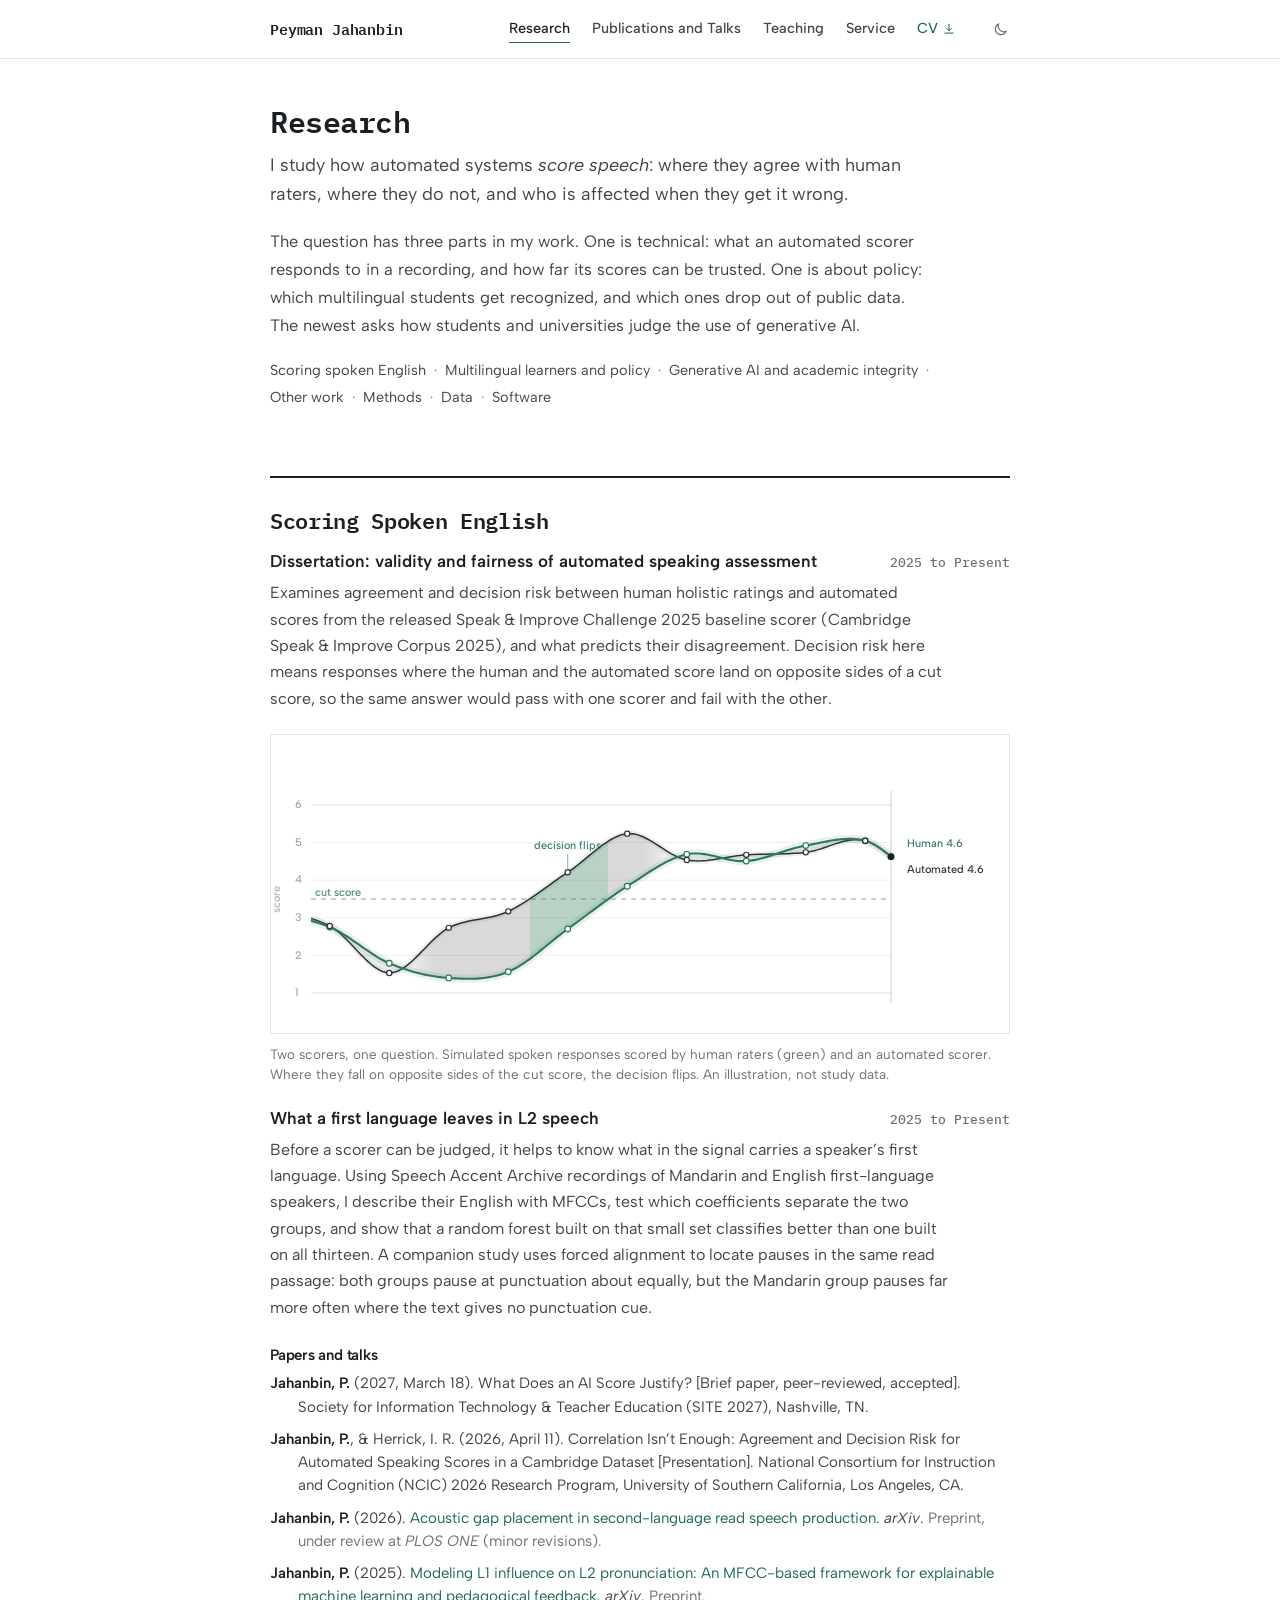
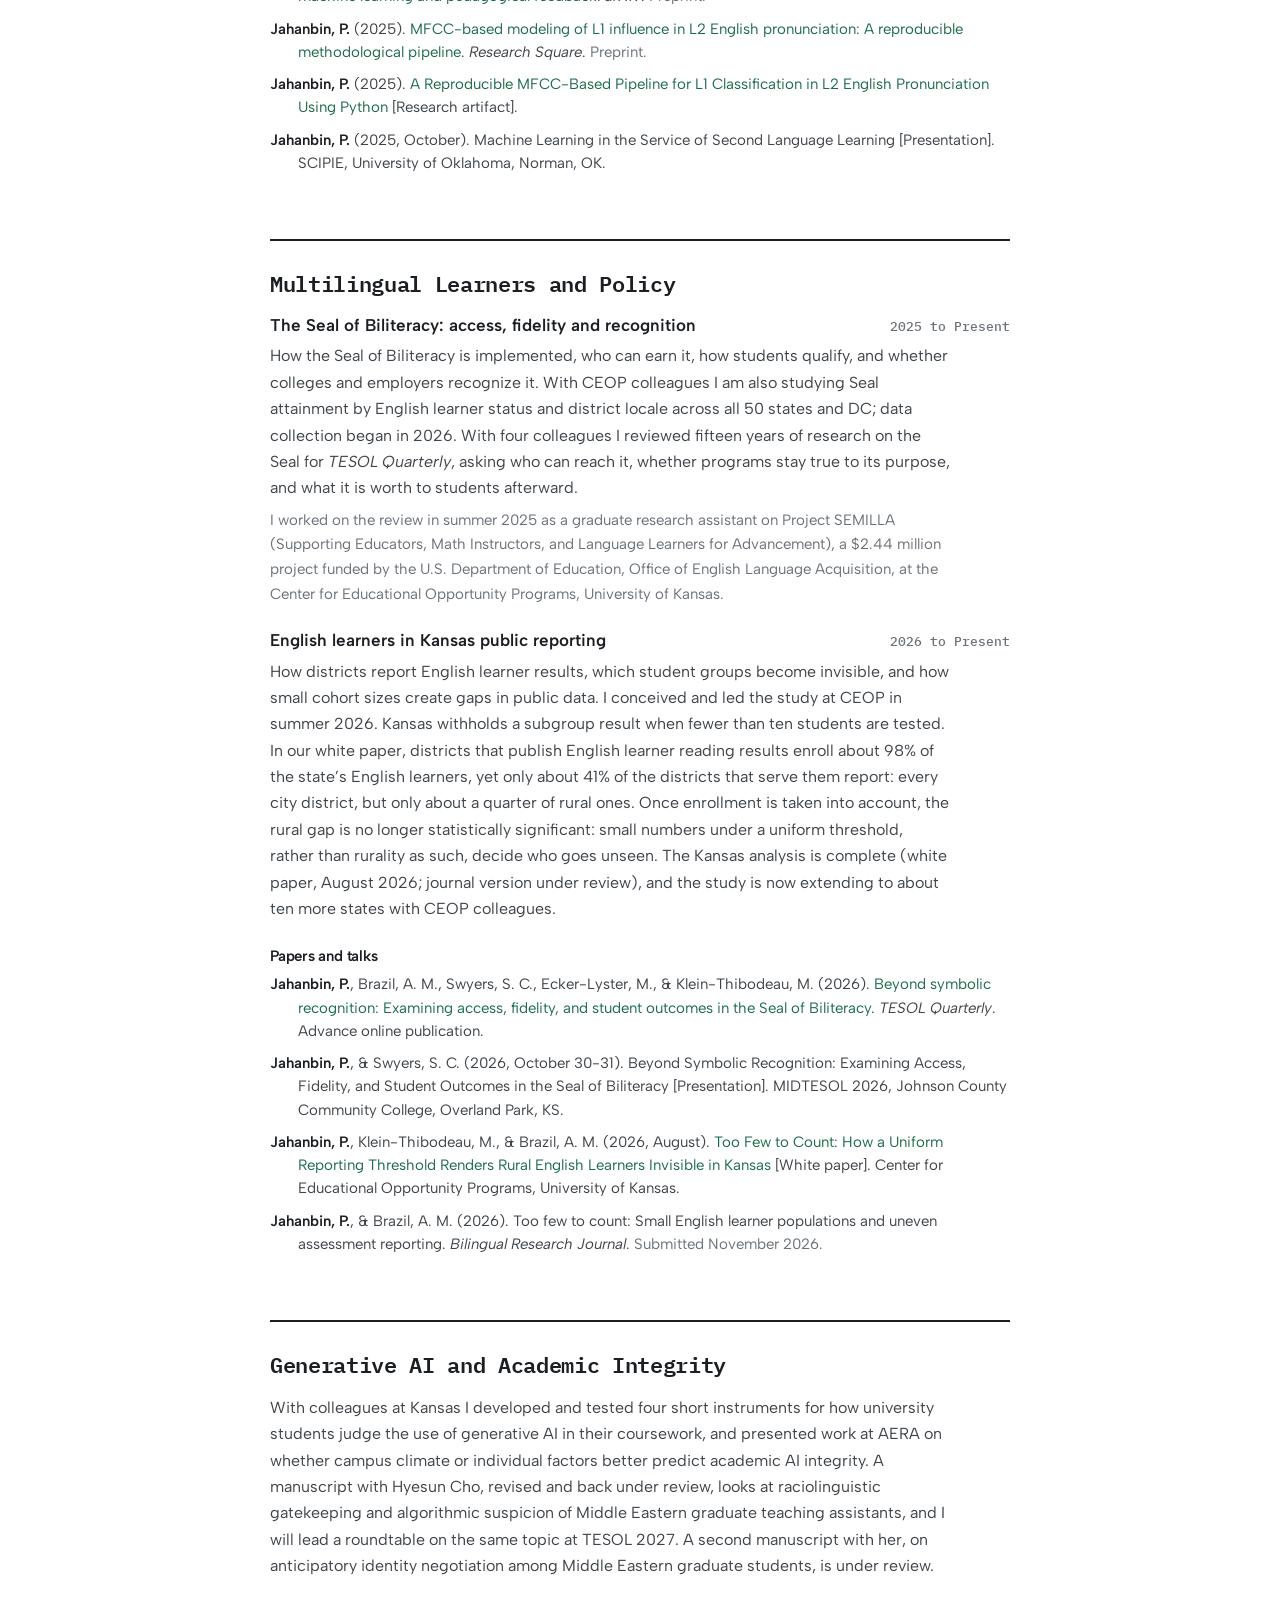
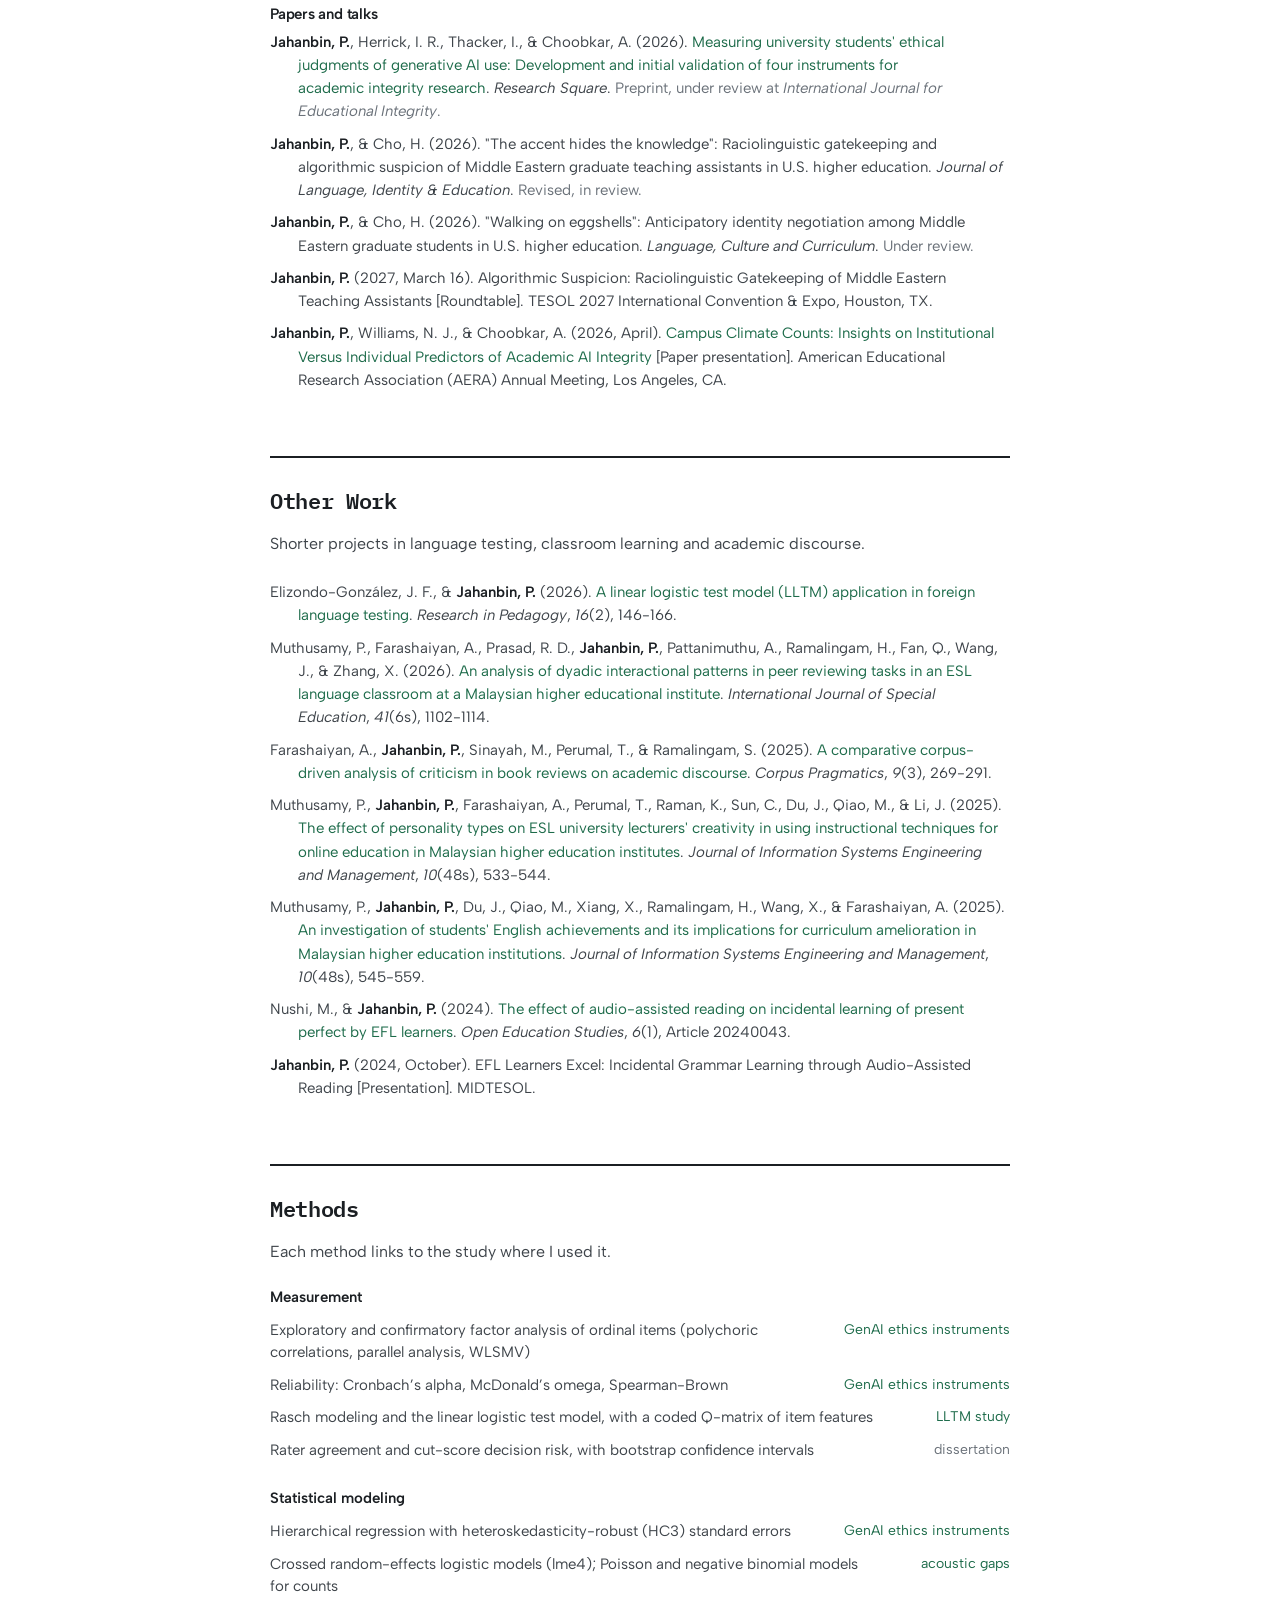
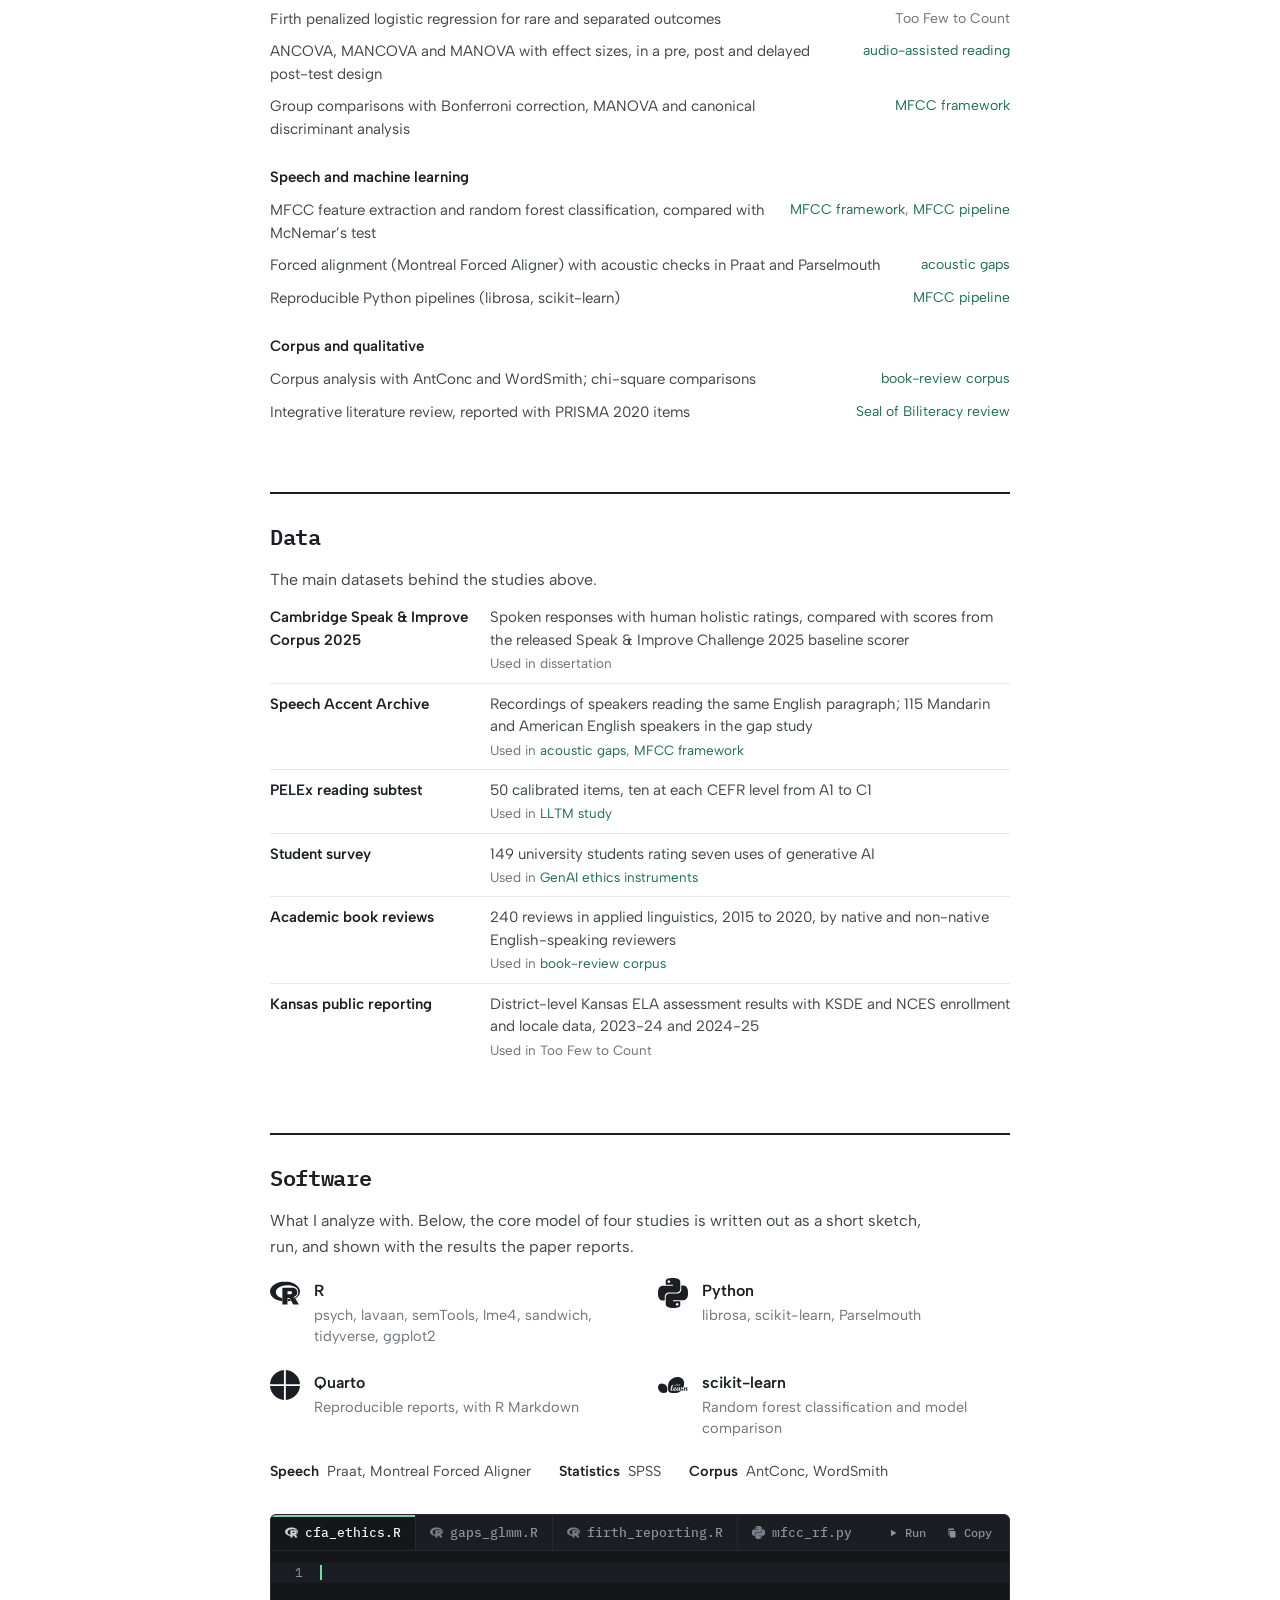
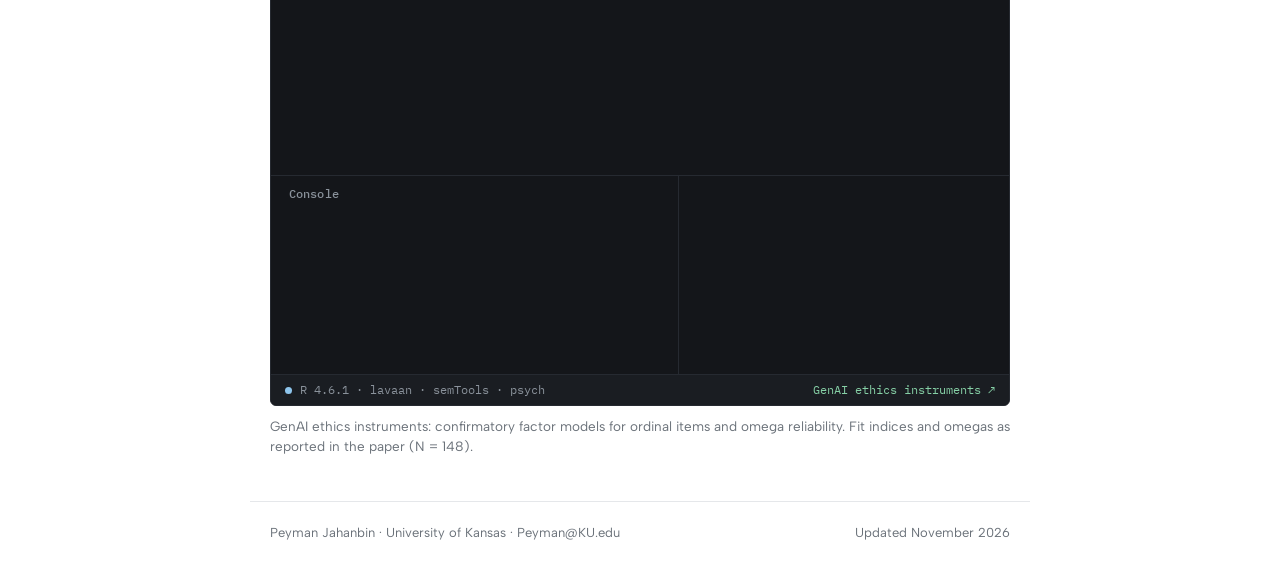
<file: research.html>
<!doctype html>
<!-- GENERATED FILE. Do not edit this by hand: edit content.toml, then double-click Build.command. -->
<html lang="en"><head><meta charset="utf-8">
<meta name="viewport" content="width=device-width, initial-scale=1">
<title>Research | Peyman Jahanbin</title>
<meta name="description" content="Research by Peyman Jahanbin: validity and fairness in automated speaking assessment, explainable machine learning for L2 pronunciation, multilingual learners and policy, and generative AI in education.">
<meta property="og:title" content="Research | Peyman Jahanbin">
<meta property="og:description" content="Research by Peyman Jahanbin: validity and fairness in automated speaking assessment, explainable machine learning for L2 pronunciation, multilingual learners and policy, and generative AI in education.">
<meta property="og:type" content="website">
<meta property="og:image" content="https://jhb-peyman.github.io/og.jpg">
<meta property="og:image:width" content="1200">
<meta property="og:image:height" content="630">
<meta property="og:image:alt" content="Peyman Jahanbin. TESOL, language assessment and AI in education.">
<meta property="og:url" content="https://jhb-peyman.github.io/research.html">
<meta name="twitter:card" content="summary_large_image">
<meta name="author" content="Peyman Jahanbin">
<link rel="canonical" href="https://jhb-peyman.github.io/research.html">
<meta name="color-scheme" content="light dark">
<link rel="icon" href="data:image/svg+xml,%3Csvg xmlns='http://www.w3.org/2000/svg' viewBox='0 0 32 32'%3E%3Crect width='32' height='32' fill='%231d6b4a'/%3E%3Ctext x='16' y='22' font-family='monospace' font-size='15' font-weight='700' fill='white' text-anchor='middle'%3EPJ%3C/text%3E%3C/svg%3E">
<script>try{var t=localStorage.getItem('pj-theme');if(t)document.documentElement.dataset.theme=t}catch(e){}</script>
<link rel="preconnect" href="https://fonts.googleapis.com"><link rel="preconnect" href="https://fonts.gstatic.com" crossorigin>
<link href="https://fonts.googleapis.com/css2?family=IBM+Plex+Mono:wght@400;500;600&family=Albert+Sans:ital,wght@0,400;0,500;0,600;1,400&display=swap" rel="stylesheet">
<link rel="stylesheet" href="assets/site.css?v=df4c8902"></head><body>
<header class="bar"><div class="bar-in"><a class="brand" href="index.html">Peyman Jahanbin</a>
<nav aria-label="Main"><a href="research.html" aria-current="page">Research</a><a href="publications.html">Publications and Talks</a><a href="teaching.html">Teaching</a><a href="service.html">Service</a><a class="cv" href="Peyman_Jahanbin_CV.pdf">CV<svg class="ic" viewBox="0 0 24 24" aria-hidden="true" fill="none" stroke="currentColor" stroke-width="1.7" stroke-linecap="round" stroke-linejoin="round"><path d="M12 4v11m-4.5-4.5L12 15l4.5-4.5M5 19h14"/></svg></a></nav>
<button class="theme" id="theme" type="button" aria-label="Switch light or dark mode"><svg class="ic" viewBox="0 0 24 24" aria-hidden="true" fill="none" stroke="currentColor" stroke-width="1.7" stroke-linecap="round" stroke-linejoin="round"><path d="M20 14.5A8 8 0 0 1 9.5 4a8 8 0 1 0 10.5 10.5z"/></svg><svg class="ic" viewBox="0 0 24 24" aria-hidden="true" fill="none" stroke="currentColor" stroke-width="1.7" stroke-linecap="round" stroke-linejoin="round"><circle cx="12" cy="12" r="4"/><path d="M12 2.5v2.2M12 19.3v2.2M2.5 12h2.2M19.3 12h2.2M5.3 5.3l1.6 1.6M17.1 17.1l1.6 1.6M5.3 18.7l1.6-1.6M17.1 6.9l1.6-1.6"/></svg></button></div></header>
<main class="page"><h1 class="pt">Research</h1><p class="lead">I study how automated systems <em>score speech</em>: where they agree with human raters, where they do not, and who is affected when they get it wrong.</p><p class="rs-intro">The question has three parts in my work. One is technical: what an automated scorer responds to in a recording, and how far its scores can be trusted. One is about policy: which multilingual students get recognized, and which ones drop out of public data. The newest asks how students and universities judge the use of generative AI.</p><p class="rs-toc2" aria-label="On this page"><a href="#scoring">Scoring spoken English</a> <span aria-hidden="true">·</span> <a href="#policy">Multilingual learners and policy</a> <span aria-hidden="true">·</span> <a href="#ai">Generative AI and academic integrity</a> <span aria-hidden="true">·</span> <a href="#other">Other work</a> <span aria-hidden="true">·</span> <a href="#methods">Methods</a> <span aria-hidden="true">·</span> <a href="#data">Data</a> <span aria-hidden="true">·</span> <a href="#software">Software</a></p><h2 id="scoring">Scoring Spoken English</h2><div class="pj"><div class="pj-h"><h3>Dissertation: validity and fairness of automated speaking assessment</h3><span class="when">2025 to Present</span></div><p>Examines agreement and decision risk between human holistic ratings and automated scores from the released Speak &amp; Improve Challenge 2025 baseline scorer (Cambridge Speak &amp; Improve Corpus 2025), and what predicts their disagreement. Decision risk here means responses where the human and the automated score land on opposite sides of a cut score, so the same answer would pass with one scorer and fail with the other.</p><figure class="figure rs-fig"><div class="viz" id="vizB" role="img" aria-label="Animated chart of human and automated scores with decision flips"><canvas id="scope"></canvas><div class="tip" id="tipB"></div></div>
<figcaption>Two scorers, one question. Simulated spoken responses scored by human raters (green) and an automated scorer. Where they fall on opposite sides of the cut score, the decision flips. An illustration, not study data.</figcaption></figure></div><div class="pj"><div class="pj-h"><h3>What a first language leaves in L2 speech</h3><span class="when">2025 to Present</span></div><p>Before a scorer can be judged, it helps to know what in the signal carries a speaker’s first language. Using Speech Accent Archive recordings of Mandarin and English first-language speakers, I describe their English with MFCCs, test which coefficients separate the two groups, and show that a random forest built on that small set classifies better than one built on all thirteen. A companion study uses forced alignment to locate pauses in the same read passage: both groups pause at punctuation about equally, but the Mandarin group pauses far more often where the text gives no punctuation cue.</p></div><div class="refs"><h3>Papers and talks</h3><ul><li><b>Jahanbin, P.</b> (2027, March 18). What Does an AI Score Justify? [Brief paper, peer-reviewed, accepted]. Society for Information Technology &amp; Teacher Education (SITE 2027), Nashville, TN.</li><li><b>Jahanbin, P.</b>, &amp; Herrick, I. R. (2026, April 11). Correlation Isn’t Enough: Agreement and Decision Risk for Automated Speaking Scores in a Cambridge Dataset [Presentation]. National Consortium for Instruction and Cognition (NCIC) 2026 Research Program, University of Southern California, Los Angeles, CA.</li><li><b>Jahanbin, P.</b> (2026). <a href="https://doi.org/10.48550/arXiv.2610.02582" target="_blank" rel="noopener">Acoustic gap placement in second-language read speech production</a>. <i>arXiv</i>. <span class="rstat">Preprint, under review at <i>PLOS ONE</i> (minor revisions).</span></li><li><b>Jahanbin, P.</b> (2025). <a href="https://doi.org/10.48550/arXiv.2504.13765" target="_blank" rel="noopener">Modeling L1 influence on L2 pronunciation: An MFCC-based framework for explainable machine learning and pedagogical feedback</a>. <i>arXiv</i>. <span class="rstat">Preprint.</span></li><li><b>Jahanbin, P.</b> (2025). <a href="https://doi.org/10.21203/rs.3.rs-7032497/v1" target="_blank" rel="noopener">MFCC-based modeling of L1 influence in L2 English pronunciation: A reproducible methodological pipeline</a>. <i>Research Square</i>. <span class="rstat">Preprint.</span></li><li><b>Jahanbin, P.</b> (2025). <a href="https://doi.org/10.5281/zenodo.15186197" target="_blank" rel="noopener">A Reproducible MFCC-Based Pipeline for L1 Classification in L2 English Pronunciation Using Python</a> [Research artifact].</li><li><b>Jahanbin, P.</b> (2025, October). Machine Learning in the Service of Second Language Learning [Presentation]. SCIPIE, University of Oklahoma, Norman, OK.</li></ul></div><h2 id="policy">Multilingual Learners and Policy</h2><div class="pj"><div class="pj-h"><h3>The Seal of Biliteracy: access, fidelity and recognition</h3><span class="when">2025 to Present</span></div><p>How the Seal of Biliteracy is implemented, who can earn it, how students qualify, and whether colleges and employers recognize it. With CEOP colleagues I am also studying Seal attainment by English learner status and district locale across all 50 states and DC; data collection began in 2026. With four colleagues I reviewed fifteen years of research on the Seal for <em>TESOL Quarterly</em>, asking who can reach it, whether programs stay true to its purpose, and what it is worth to students afterward.</p><p class="fund">I worked on the review in summer 2025 as a graduate research assistant on Project SEMILLA (Supporting Educators, Math Instructors, and Language Learners for Advancement), a $2.44 million project funded by the U.S. Department of Education, Office of English Language Acquisition, at the Center for Educational Opportunity Programs, University of Kansas.</p></div><div class="pj"><div class="pj-h"><h3>English learners in Kansas public reporting</h3><span class="when">2026 to Present</span></div><p>How districts report English learner results, which student groups become invisible, and how small cohort sizes create gaps in public data. I conceived and led the study at CEOP in summer 2026. Kansas withholds a subgroup result when fewer than ten students are tested. In our white paper, districts that publish English learner reading results enroll about 98% of the state’s English learners, yet only about 41% of the districts that serve them report: every city district, but only about a quarter of rural ones. Once enrollment is taken into account, the rural gap is no longer statistically significant: small numbers under a uniform threshold, rather than rurality as such, decide who goes unseen. The Kansas analysis is complete (white paper, August 2026; journal version under review), and the study is now extending to about ten more states with CEOP colleagues.</p></div><div class="refs"><h3>Papers and talks</h3><ul><li><b>Jahanbin, P.</b>, Brazil, A. M., Swyers, S. C., Ecker-Lyster, M., &amp; Klein-Thibodeau, M. (2026). <a href="https://doi.org/10.1002/tesq.70236" target="_blank" rel="noopener">Beyond symbolic recognition: Examining access, fidelity, and student outcomes in the Seal of Biliteracy</a>. <i>TESOL Quarterly</i>. Advance online publication.</li><li><b>Jahanbin, P.</b>, &amp; Swyers, S. C. (2026, October 30-31). Beyond Symbolic Recognition: Examining Access, Fidelity, and Student Outcomes in the Seal of Biliteracy [Presentation]. MIDTESOL 2026, Johnson County Community College, Overland Park, KS.</li><li><b>Jahanbin, P.</b>, Klein-Thibodeau, M., &amp; Brazil, A. M. (2026, August). <a href="https://ceop.ku.edu/publications" target="_blank" rel="noopener">Too Few to Count: How a Uniform Reporting Threshold Renders Rural English Learners Invisible in Kansas</a> [White paper]. Center for Educational Opportunity Programs, University of Kansas.</li><li><b>Jahanbin, P.</b>, &amp; Brazil, A. M. (2026). Too few to count: Small English learner populations and uneven assessment reporting. <i>Bilingual Research Journal</i>. <span class="rstat">Submitted November 2026.</span></li></ul></div><h2 id="ai">Generative AI and Academic Integrity</h2><p class="sec-p">With colleagues at Kansas I developed and tested four short instruments for how university students judge the use of generative AI in their coursework, and presented work at AERA on whether campus climate or individual factors better predict academic AI integrity. A manuscript with Hyesun Cho, revised and back under review, looks at raciolinguistic gatekeeping and algorithmic suspicion of Middle Eastern graduate teaching assistants, and I will lead a roundtable on the same topic at TESOL 2027. A second manuscript with her, on anticipatory identity negotiation among Middle Eastern graduate students, is under review.</p><div class="refs"><h3>Papers and talks</h3><ul><li><b>Jahanbin, P.</b>, Herrick, I. R., Thacker, I., &amp; Choobkar, A. (2026). <a href="https://doi.org/10.21203/rs.3.rs-11286301/v1" target="_blank" rel="noopener">Measuring university students' ethical judgments of generative AI use: Development and initial validation of four instruments for academic integrity research</a>. <i>Research Square</i>. <span class="rstat">Preprint, under review at <i>International Journal for Educational Integrity</i>.</span></li><li><b>Jahanbin, P.</b>, &amp; Cho, H. (2026). "The accent hides the knowledge": Raciolinguistic gatekeeping and algorithmic suspicion of Middle Eastern graduate teaching assistants in U.S. higher education. <i>Journal of Language, Identity &amp; Education</i>. <span class="rstat">Revised, in review.</span></li><li><b>Jahanbin, P.</b>, &amp; Cho, H. (2026). "Walking on eggshells": Anticipatory identity negotiation among Middle Eastern graduate students in U.S. higher education. <i>Language, Culture and Curriculum</i>. <span class="rstat">Under review.</span></li><li><b>Jahanbin, P.</b> (2027, March 16). Algorithmic Suspicion: Raciolinguistic Gatekeeping of Middle Eastern Teaching Assistants [Roundtable]. TESOL 2027 International Convention &amp; Expo, Houston, TX.</li><li><b>Jahanbin, P.</b>, Williams, N. J., &amp; Choobkar, A. (2026, April). <a href="https://doi.org/10.3102/2288564" target="_blank" rel="noopener">Campus Climate Counts: Insights on Institutional Versus Individual Predictors of Academic AI Integrity</a> [Paper presentation]. American Educational Research Association (AERA) Annual Meeting, Los Angeles, CA.</li></ul></div><h2 id="other">Other Work</h2><p class="sec-p">Shorter projects in language testing, classroom learning and academic discourse.</p><div class="refs"><ul><li>Elizondo-González, J. F., &amp; <b>Jahanbin, P.</b> (2026). <a href="https://doi.org/10.5937/IstrPed2602146F" target="_blank" rel="noopener">A linear logistic test model (LLTM) application in foreign language testing</a>. <i>Research in Pedagogy</i>, <i>16</i>(2), 146-166.</li><li>Muthusamy, P., Farashaiyan, A., Prasad, R. D., <b>Jahanbin, P.</b>, Pattanimuthu, A., Ramalingam, H., Fan, Q., Wang, J., &amp; Zhang, X. (2026). <a href="https://internationalsped.com/index.php/ijse/article/view/3309" target="_blank" rel="noopener">An analysis of dyadic interactional patterns in peer reviewing tasks in an ESL language classroom at a Malaysian higher educational institute</a>. <i>International Journal of Special Education</i>, <i>41</i>(6s), 1102-1114.</li><li>Farashaiyan, A., <b>Jahanbin, P.</b>, Sinayah, M., Perumal, T., &amp; Ramalingam, S. (2025). <a href="https://doi.org/10.1007/s41701-025-00190-9" target="_blank" rel="noopener">A comparative corpus-driven analysis of criticism in book reviews on academic discourse</a>. <i>Corpus Pragmatics</i>, <i>9</i>(3), 269-291.</li><li>Muthusamy, P., <b>Jahanbin, P.</b>, Farashaiyan, A., Perumal, T., Raman, K., Sun, C., Du, J., Qiao, M., &amp; Li, J. (2025). <a href="https://doi.org/10.52783/jisem.v10i48s.9574" target="_blank" rel="noopener">The effect of personality types on ESL university lecturers' creativity in using instructional techniques for online education in Malaysian higher education institutes</a>. <i>Journal of Information Systems Engineering and Management</i>, <i>10</i>(48s), 533-544.</li><li>Muthusamy, P., <b>Jahanbin, P.</b>, Du, J., Qiao, M., Xiang, X., Ramalingam, H., Wang, X., &amp; Farashaiyan, A. (2025). <a href="https://doi.org/10.52783/jisem.v10i48s.9576" target="_blank" rel="noopener">An investigation of students' English achievements and its implications for curriculum amelioration in Malaysian higher education institutions</a>. <i>Journal of Information Systems Engineering and Management</i>, <i>10</i>(48s), 545-559.</li><li>Nushi, M., &amp; <b>Jahanbin, P.</b> (2024). <a href="https://doi.org/10.1515/edu-2024-0043" target="_blank" rel="noopener">The effect of audio-assisted reading on incidental learning of present perfect by EFL learners</a>. <i>Open Education Studies</i>, <i>6</i>(1), Article 20240043.</li><li><b>Jahanbin, P.</b> (2024, October). EFL Learners Excel: Incidental Grammar Learning through Audio-Assisted Reading [Presentation]. MIDTESOL.</li></ul></div><h2 id="methods">Methods</h2><p class="sec-p">Each method links to the study where I used it.</p><div class="mg"><h3>Measurement</h3><ul><li><span>Exploratory and confirmatory factor analysis of ordinal items (polychoric correlations, parallel analysis, WLSMV)</span><span class="used"><a href="https://doi.org/10.21203/rs.3.rs-11286301/v1" target="_blank" rel="noopener">GenAI ethics instruments</a></span></li><li><span>Reliability: Cronbach’s alpha, McDonald’s omega, Spearman-Brown</span><span class="used"><a href="https://doi.org/10.21203/rs.3.rs-11286301/v1" target="_blank" rel="noopener">GenAI ethics instruments</a></span></li><li><span>Rasch modeling and the linear logistic test model, with a coded Q-matrix of item features</span><span class="used"><a href="https://doi.org/10.5937/IstrPed2602146F" target="_blank" rel="noopener">LLTM study</a></span></li><li><span>Rater agreement and cut-score decision risk, with bootstrap confidence intervals</span><span class="used">dissertation</span></li></ul></div><div class="mg"><h3>Statistical modeling</h3><ul><li><span>Hierarchical regression with heteroskedasticity-robust (HC3) standard errors</span><span class="used"><a href="https://doi.org/10.21203/rs.3.rs-11286301/v1" target="_blank" rel="noopener">GenAI ethics instruments</a></span></li><li><span>Crossed random-effects logistic models (lme4); Poisson and negative binomial models for counts</span><span class="used"><a href="https://doi.org/10.48550/arXiv.2610.02582" target="_blank" rel="noopener">acoustic gaps</a></span></li><li><span>Firth penalized logistic regression for rare and separated outcomes</span><span class="used">Too Few to Count</span></li><li><span>ANCOVA, MANCOVA and MANOVA with effect sizes, in a pre, post and delayed post-test design</span><span class="used"><a href="https://doi.org/10.1515/edu-2024-0043" target="_blank" rel="noopener">audio-assisted reading</a></span></li><li><span>Group comparisons with Bonferroni correction, MANOVA and canonical discriminant analysis</span><span class="used"><a href="https://doi.org/10.48550/arXiv.2504.13765" target="_blank" rel="noopener">MFCC framework</a></span></li></ul></div><div class="mg"><h3>Speech and machine learning</h3><ul><li><span>MFCC feature extraction and random forest classification, compared with McNemar’s test</span><span class="used"><a href="https://doi.org/10.48550/arXiv.2504.13765" target="_blank" rel="noopener">MFCC framework</a>, <a href="https://doi.org/10.21203/rs.3.rs-7032497/v1" target="_blank" rel="noopener">MFCC pipeline</a></span></li><li><span>Forced alignment (Montreal Forced Aligner) with acoustic checks in Praat and Parselmouth</span><span class="used"><a href="https://doi.org/10.48550/arXiv.2610.02582" target="_blank" rel="noopener">acoustic gaps</a></span></li><li><span>Reproducible Python pipelines (librosa, scikit-learn)</span><span class="used"><a href="https://doi.org/10.21203/rs.3.rs-7032497/v1" target="_blank" rel="noopener">MFCC pipeline</a></span></li></ul></div><div class="mg"><h3>Corpus and qualitative</h3><ul><li><span>Corpus analysis with AntConc and WordSmith; chi-square comparisons</span><span class="used"><a href="https://doi.org/10.1007/s41701-025-00190-9" target="_blank" rel="noopener">book-review corpus</a></span></li><li><span>Integrative literature review, reported with PRISMA 2020 items</span><span class="used"><a href="https://doi.org/10.1002/tesq.70236" target="_blank" rel="noopener">Seal of Biliteracy review</a></span></li></ul></div><h2 id="data">Data</h2><p class="sec-p">The main datasets behind the studies above.</p><ul class="data"><li><b>Cambridge Speak &amp; Improve Corpus 2025</b><span class="dd">Spoken responses with human holistic ratings, compared with scores from the released Speak &amp; Improve Challenge 2025 baseline scorer</span><span class="used">dissertation</span></li><li><b>Speech Accent Archive</b><span class="dd">Recordings of speakers reading the same English paragraph; 115 Mandarin and American English speakers in the gap study</span><span class="used"><a href="https://doi.org/10.48550/arXiv.2610.02582" target="_blank" rel="noopener">acoustic gaps</a>, <a href="https://doi.org/10.48550/arXiv.2504.13765" target="_blank" rel="noopener">MFCC framework</a></span></li><li><b>PELEx reading subtest</b><span class="dd">50 calibrated items, ten at each CEFR level from A1 to C1</span><span class="used"><a href="https://doi.org/10.5937/IstrPed2602146F" target="_blank" rel="noopener">LLTM study</a></span></li><li><b>Student survey</b><span class="dd">149 university students rating seven uses of generative AI</span><span class="used"><a href="https://doi.org/10.21203/rs.3.rs-11286301/v1" target="_blank" rel="noopener">GenAI ethics instruments</a></span></li><li><b>Academic book reviews</b><span class="dd">240 reviews in applied linguistics, 2015 to 2020, by native and non-native English-speaking reviewers</span><span class="used"><a href="https://doi.org/10.1007/s41701-025-00190-9" target="_blank" rel="noopener">book-review corpus</a></span></li><li><b>Kansas public reporting</b><span class="dd">District-level Kansas ELA assessment results with KSDE and NCES enrollment and locale data, 2023-24 and 2024-25</span><span class="used">Too Few to Count</span></li></ul><h2 id="software">Software</h2><p class="sec-p">What I analyze with. Below, the core model of four studies is written out as a short sketch, run, and shown with the results the paper reports.</p><div class="stack"><div class="tool" style="--brand:#276DC3"><svg class="logo" viewBox="0 0 24 24" aria-hidden="true"><path d="M12 2.746c-6.627 0-12 3.599-12 8.037 0 3.897 4.144 7.144 9.64 7.88V16.26c-2.924-.915-4.925-2.755-4.925-4.877 0-3.035 4.084-5.494 9.12-5.494 5.038 0 8.757 1.683 8.757 5.494 0 1.976-.999 3.379-2.662 4.272.09.066.174.128.258.216.169.149.25.363.372.544 2.128-1.45 3.44-3.437 3.44-5.631 0-4.44-5.373-8.038-12-8.038zm-2.111 4.99v13.516l4.093-.002-.002-5.291h1.1c.225 0 .321.066.549.25.272.22.715.982.715.982l2.164 4.063 4.627-.002-2.864-4.826s-.086-.193-.265-.383a2.22 2.22 0 00-.582-.416c-.422-.214-1.149-.434-1.149-.434s3.578-.264 3.578-3.826c0-3.562-3.744-3.63-3.744-3.63zm4.127 2.93l2.478.002s1.149-.062 1.149 1.127c0 1.165-1.149 1.17-1.149 1.17h-2.478zm1.754 6.119c-.494.049-1.012.079-1.54.088v1.807a16.622 16.622 0 002.37-.473l-.471-.891s-.108-.183-.248-.394c-.039-.054-.08-.098-.111-.137z"/></svg><div><b>R</b><span>psych, lavaan, semTools, lme4, sandwich, tidyverse, ggplot2</span></div></div><div class="tool" style="--brand:#3776AB"><svg class="logo" viewBox="0 0 24 24" aria-hidden="true"><path d="M14.25.18l.9.2.73.26.59.3.45.32.34.34.25.34.16.33.1.3.04.26.02.2-.01.13V8.5l-.05.63-.13.55-.21.46-.26.38-.3.31-.33.25-.35.19-.35.14-.33.1-.3.07-.26.04-.21.02H8.77l-.69.05-.59.14-.5.22-.41.27-.33.32-.27.35-.2.36-.15.37-.1.35-.07.32-.04.27-.02.21v3.06H3.17l-.21-.03-.28-.07-.32-.12-.35-.18-.36-.26-.36-.36-.35-.46-.32-.59-.28-.73-.21-.88-.14-1.05-.05-1.23.06-1.22.16-1.04.24-.87.32-.71.36-.57.4-.44.42-.33.42-.24.4-.16.36-.1.32-.05.24-.01h.16l.06.01h8.16v-.83H6.18l-.01-2.75-.02-.37.05-.34.11-.31.17-.28.25-.26.31-.23.38-.2.44-.18.51-.15.58-.12.64-.1.71-.06.77-.04.84-.02 1.27.05zm-6.3 1.98l-.23.33-.08.41.08.41.23.34.33.22.41.09.41-.09.33-.22.23-.34.08-.41-.08-.41-.23-.33-.33-.22-.41-.09-.41.09zm13.09 3.95l.28.06.32.12.35.18.36.27.36.35.35.47.32.59.28.73.21.88.14 1.04.05 1.23-.06 1.23-.16 1.04-.24.86-.32.71-.36.57-.4.45-.42.33-.42.24-.4.16-.36.09-.32.05-.24.02-.16-.01h-8.22v.82h5.84l.01 2.76.02.36-.05.34-.11.31-.17.29-.25.25-.31.24-.38.2-.44.17-.51.15-.58.13-.64.09-.71.07-.77.04-.84.01-1.27-.04-1.07-.14-.9-.2-.73-.25-.59-.3-.45-.33-.34-.34-.25-.34-.16-.33-.1-.3-.04-.25-.02-.2.01-.13v-5.34l.05-.64.13-.54.21-.46.26-.38.3-.32.33-.24.35-.2.35-.14.33-.1.3-.06.26-.04.21-.02.13-.01h5.84l.69-.05.59-.14.5-.21.41-.28.33-.32.27-.35.2-.36.15-.36.1-.35.07-.32.04-.28.02-.21V6.07h2.09l.14.01zm-6.47 14.25l-.23.33-.08.41.08.41.23.33.33.23.41.08.41-.08.33-.23.23-.33.08-.41-.08-.41-.23-.33-.33-.23-.41-.08-.41.08z"/></svg><div><b>Python</b><span>librosa, scikit-learn, Parselmouth</span></div></div><div class="tool" style="--brand:#39729E"><svg class="logo" viewBox="0 0 24 24" aria-hidden="true"><path d="M12.65 12.854V24c6.042-.325 10.923-5.105 11.33-11.125H12.65Zm-1.504 0H.02c.427 5.94 5.166 10.699 11.105 11.105V12.854Zm1.505-1.505H24C23.675 5.247 18.753.325 12.65 0Zm-1.505 0V0C5.106.427.326 5.308 0 11.35Z"/></svg><div><b>Quarto</b><span>Reproducible reports, with R Markdown</span></div></div><div class="tool" style="--brand:#F7931E"><svg class="logo" viewBox="0 0 24 24" aria-hidden="true"><path d="M15.601 5.53c-1.91.035-3.981.91-5.63 2.56-2.93 2.93-2.083 8.53-1.088 9.525.805.804 6.595 1.843 9.526-1.088a9.74 9.74 0 0 0 .584-.643c.043-.292.205-.66.489-1.106a1.848 1.848 0 0 1-.537.176c-.144.265-.37.55-.676.855-.354.335-.607.554-.76.656a.795.795 0 0 1-.437.152c-.35 0-.514-.308-.494-.924-.22.316-.425.549-.612.7a.914.914 0 0 1-.578.224c-.194 0-.36-.09-.496-.273a1.03 1.03 0 0 1-.193-.507 4.016 4.016 0 0 1-.726.583c-.224.132-.47.197-.74.197-.3 0-.543-.096-.727-.288a.978.978 0 0 1-.257-.524v.004c-.3.276-.564.48-.79.611a1.295 1.295 0 0 1-.649.197.693.693 0 0 1-.571-.275c-.145-.183-.218-.43-.218-.739 0-.464.101-1.02.302-1.67.201-.65.445-1.25.733-1.797l.842-.312a.21.21 0 0 1 .06-.013c.063 0 .116.047.157.14.04.095.061.221.061.38 0 .451-.104.888-.312 1.31-.207.422-.532.873-.974 1.352-.018.23-.027.388-.027.474 0 .193.036.345.106.458.071.113.165.169.282.169a.71.71 0 0 0 .382-.13c.132-.084.333-.26.602-.523.028-.418.187-.798.482-1.142.324-.38.685-.569 1.08-.569.206 0 .37.054.494.16a.524.524 0 0 1 .186.417c0 .458-.486.829-1.459 1.114.088.43.32.646.693.646a.807.807 0 0 0 .417-.117c.129-.076.321-.243.575-.497.032-.252.118-.495.259-.728.182-.3.416-.544.701-.73.285-.185.537-.278.756-.278.276 0 .47.127.58.381l.677-.374h.186l-.292.971c-.15.488-.226.823-.226 1.004 0 .19.067.285.202.285.086 0 .181-.045.285-.137.104-.092.25-.232.437-.42v.001c.143-.155.274-.32.392-.494-.19-.084-.285-.21-.285-.375 0-.17.058-.352.174-.545.116-.194.275-.29.479-.29.172 0 .258.088.258.265 0 .139-.05.338-.149.596.367-.04.687-.32.961-.842l.228-.01c1.059-2.438.828-5.075-.83-6.732-1.019-1.02-2.408-1.5-3.895-1.471zm4.725 8.203a8.938 8.938 0 0 1-1.333 2.151 1.09 1.09 0 0 0-.012.147c0 .168.047.309.14.423.092.113.206.17.34.17.296 0 .714-.264 1.254-.787-.001.04-.003.08-.003.121 0 .146.012.368.036.666l.733-.172c0-.2.003-.357.01-.474.01-.157.033-.33.066-.517.02-.11.07-.216.152-.315l.186-.216a5.276 5.276 0 0 1 .378-.397c.062-.055.116-.099.162-.13a.26.26 0 0 1 .123-.046c.055 0 .083.035.083.106 0 .07-.052.236-.156.497-.194.486-.292.848-.292 1.084 0 .175.046.314.136.418a.45.45 0 0 0 .358.155c.365 0 .803-.269 1.313-.808v-.381c-.361.426-.623.64-.784.64-.109 0-.163-.067-.163-.2 0-.1.065-.316.195-.65.19-.486.285-.836.285-1.048a.464.464 0 0 0-.112-.319.36.36 0 0 0-.282-.127c-.165 0-.354.077-.567.233-.213.156-.5.436-.863.84.053-.262.165-.622.335-1.08l-.809.156a6.54 6.54 0 0 0-.399 1.074c-.04.156-.07.316-.092.48a7.447 7.447 0 0 1-.49.45.38.38 0 0 1-.229.08.208.208 0 0 1-.174-.082.352.352 0 0 1-.064-.222c0-.1.019-.214.056-.343.038-.13.12-.373.249-.731l.308-.849zm-17.21-2.927c-.863-.016-1.67.263-2.261.854-1.352 1.352-1.07 3.827.631 5.527 1.7 1.701 4.95 1.21 5.527.632.467-.466 1.07-3.827-.631-5.527-.957-.957-2.158-1.465-3.267-1.486zm12.285.358h.166v.21H15.4zm.427 0h.166v.865l.46-.455h.195l-.364.362.428.684h-.198l-.357-.575-.164.166v.41h-.166zm1.016 0h.166v.21h-.166zm.481.122h.166v.288h.172v.135h-.172v.717c0 .037.006.062.02.075.012.013.037.02.074.02a.23.23 0 0 0 .078-.01v.141a.802.802 0 0 1-.136.014.23.23 0 0 1-.15-.043.15.15 0 0 1-.052-.123v-.79h-.141v-.136h.141zm-3.562.258c.081 0 .15.012.207.038.057.024.1.061.13.11s.045.106.045.173h-.176c-.006-.111-.075-.167-.208-.167a.285.285 0 0 0-.164.041.134.134 0 0 0-.06.117c0 .035.015.065.045.088.03.024.08.044.15.06l.16.039a.47.47 0 0 1 .224.105c.047.046.07.108.07.186a.3.3 0 0 1-.052.175.327.327 0 0 1-.152.116.585.585 0 0 1-.226.041c-.136 0-.24-.03-.309-.088-.069-.059-.105-.149-.109-.269h.176c.004.037.01.065.017.084a.166.166 0 0 0 .034.054c.044.043.112.065.204.065a.31.31 0 0 0 .177-.045.139.139 0 0 0 .067-.119.116.116 0 0 0-.038-.09.287.287 0 0 0-.124-.055l-.156-.038a1.248 1.248 0 0 1-.159-.05.359.359 0 0 1-.098-.061.22.22 0 0 1-.058-.083.32.32 0 0 1-.016-.108c0-.096.036-.174.109-.232a.45.45 0 0 1 .29-.087zm1.035 0a.46.46 0 0 1 .202.043.351.351 0 0 1 .187.212.577.577 0 0 1 .023.126h-.168a.256.256 0 0 0-.078-.168.242.242 0 0 0-.17-.06.248.248 0 0 0-.155.05.306.306 0 0 0-.1.144.662.662 0 0 0-.034.224.58.58 0 0 0 .035.214.299.299 0 0 0 .101.135.261.261 0 0 0 .157.048c.142 0 .227-.084.256-.252h.167a.519.519 0 0 1-.065.22.35.35 0 0 1-.146.138.464.464 0 0 1-.216.048.448.448 0 0 1-.246-.066.441.441 0 0 1-.161-.192.703.703 0 0 1-.057-.293c0-.085.01-.163.032-.233a.522.522 0 0 1 .095-.182.403.403 0 0 1 .15-.117.453.453 0 0 1 .191-.04zm.603.03h.166v1.046H15.4zm1.443 0h.166v1.046h-.166zm-5.05.618c-.08 0-.2.204-.356.611-.155.407-.308.977-.459 1.71.281-.312.509-.662.683-1.05.175-.387.262-.72.262-.999a.455.455 0 0 0-.036-.197c-.025-.05-.056-.075-.093-.075zm4.662 1.797c-.221 0-.431.188-.629.563-.197.376-.296.722-.296 1.038 0 .12.029.216.088.29a.273.273 0 0 0 .223.111c.221 0 .43-.188.625-.565.196-.377.294-.725.294-1.043a.457.457 0 0 0-.083-.29.269.269 0 0 0-.222-.104zm-2.848.007c-.146 0-.285.11-.417.333-.133.222-.2.51-.2.866.566-.159.849-.452.849-.881 0-.212-.077-.318-.232-.318Z"/></svg><div><b>scikit-learn</b><span>Random forest classification and model comparison</span></div></div></div><dl class="also"><div><dt>Speech</dt><dd>Praat, Montreal Forced Aligner</dd></div><div><dt>Statistics</dt><dd>SPSS</dd></div><div><dt>Corpus</dt><dd>AntConc, WordSmith</dd></div></dl><figure class="snip-wrap"><div class="snip" id="codeP"><div class="snip-bar"><div class="snip-tabs" role="tablist" aria-label="Code sketches"></div><div class="snip-tools"><button type="button" class="snip-btn" id="codeRun" aria-label="Run this file"><svg viewBox="0 0 24 24" aria-hidden="true"><path d="M8 5.5v13l11-6.5z"/></svg><span>Run</span></button><button type="button" class="snip-btn" id="codeCopy" aria-label="Copy code"><svg viewBox="0 0 24 24" aria-hidden="true"><path d="M8 8h11v13H8zM5 3h11v3H7v11H5z"/></svg><span>Copy</span></button></div></div><div class="snip-ed" id="codeEd" role="tabpanel"><div class="snip-lines" id="codeL"></div></div><div class="snip-run"><div class="snip-con"><div class="snip-lab">Console</div><pre id="codeO"></pre></div><div class="snip-chart"><div class="snip-lab" id="codeH"></div><svg id="codeV" role="img" aria-label="Chart of the reported results"></svg><div class="snip-tip" id="codeTip"></div></div></div><div class="snip-foot"><span class="snip-env"><i class="snip-dot" id="codeDot" aria-hidden="true"></i><span id="codeEnv"></span></span><span id="codeRef"></span></div></div><figcaption id="codeC"></figcaption></figure><script>window.SNIP_ICONS={"r": "<svg class=\"ti\" viewBox=\"0 0 24 24\" aria-hidden=\"true\"><path d=\"M12 2.746c-6.627 0-12 3.599-12 8.037 0 3.897 4.144 7.144 9.64 7.88V16.26c-2.924-.915-4.925-2.755-4.925-4.877 0-3.035 4.084-5.494 9.12-5.494 5.038 0 8.757 1.683 8.757 5.494 0 1.976-.999 3.379-2.662 4.272.09.066.174.128.258.216.169.149.25.363.372.544 2.128-1.45 3.44-3.437 3.44-5.631 0-4.44-5.373-8.038-12-8.038zm-2.111 4.99v13.516l4.093-.002-.002-5.291h1.1c.225 0 .321.066.549.25.272.22.715.982.715.982l2.164 4.063 4.627-.002-2.864-4.826s-.086-.193-.265-.383a2.22 2.22 0 00-.582-.416c-.422-.214-1.149-.434-1.149-.434s3.578-.264 3.578-3.826c0-3.562-3.744-3.63-3.744-3.63zm4.127 2.93l2.478.002s1.149-.062 1.149 1.127c0 1.165-1.149 1.17-1.149 1.17h-2.478zm1.754 6.119c-.494.049-1.012.079-1.54.088v1.807a16.622 16.622 0 002.37-.473l-.471-.891s-.108-.183-.248-.394c-.039-.054-.08-.098-.111-.137z\"/></svg>", "py": "<svg class=\"ti\" viewBox=\"0 0 24 24\" aria-hidden=\"true\"><path d=\"M14.25.18l.9.2.73.26.59.3.45.32.34.34.25.34.16.33.1.3.04.26.02.2-.01.13V8.5l-.05.63-.13.55-.21.46-.26.38-.3.31-.33.25-.35.19-.35.14-.33.1-.3.07-.26.04-.21.02H8.77l-.69.05-.59.14-.5.22-.41.27-.33.32-.27.35-.2.36-.15.37-.1.35-.07.32-.04.27-.02.21v3.06H3.17l-.21-.03-.28-.07-.32-.12-.35-.18-.36-.26-.36-.36-.35-.46-.32-.59-.28-.73-.21-.88-.14-1.05-.05-1.23.06-1.22.16-1.04.24-.87.32-.71.36-.57.4-.44.42-.33.42-.24.4-.16.36-.1.32-.05.24-.01h.16l.06.01h8.16v-.83H6.18l-.01-2.75-.02-.37.05-.34.11-.31.17-.28.25-.26.31-.23.38-.2.44-.18.51-.15.58-.12.64-.1.71-.06.77-.04.84-.02 1.27.05zm-6.3 1.98l-.23.33-.08.41.08.41.23.34.33.22.41.09.41-.09.33-.22.23-.34.08-.41-.08-.41-.23-.33-.33-.22-.41-.09-.41.09zm13.09 3.95l.28.06.32.12.35.18.36.27.36.35.35.47.32.59.28.73.21.88.14 1.04.05 1.23-.06 1.23-.16 1.04-.24.86-.32.71-.36.57-.4.45-.42.33-.42.24-.4.16-.36.09-.32.05-.24.02-.16-.01h-8.22v.82h5.84l.01 2.76.02.36-.05.34-.11.31-.17.29-.25.25-.31.24-.38.2-.44.17-.51.15-.58.13-.64.09-.71.07-.77.04-.84.01-1.27-.04-1.07-.14-.9-.2-.73-.25-.59-.3-.45-.33-.34-.34-.25-.34-.16-.33-.1-.3-.04-.25-.02-.2.01-.13v-5.34l.05-.64.13-.54.21-.46.26-.38.3-.32.33-.24.35-.2.35-.14.33-.1.3-.06.26-.04.21-.02.13-.01h5.84l.69-.05.59-.14.5-.21.41-.28.33-.32.27-.35.2-.36.15-.36.1-.35.07-.32.04-.28.02-.21V6.07h2.09l.14.01zm-6.47 14.25l-.23.33-.08.41.08.41.23.33.33.23.41.08.41-.08.33-.23.23-.33.08-.41-.08-.41-.23-.33-.33-.23-.41-.08-.41.08z\"/></svg>"}</script><script src="assets/codepanel.js?v=f514832e"></script></main>
<footer class="foot"><span>Peyman Jahanbin · University of Kansas · <a href="mailto:Peyman@KU.edu">Peyman@KU.edu</a></span><span>Updated November 2026</span></footer>
<div class="sr" id="live" aria-live="polite"></div>
<script src="assets/site.js?v=daf8befd"></script><script src="assets/figures.js?v=79189dbc"></script>
</body></html>
</file>
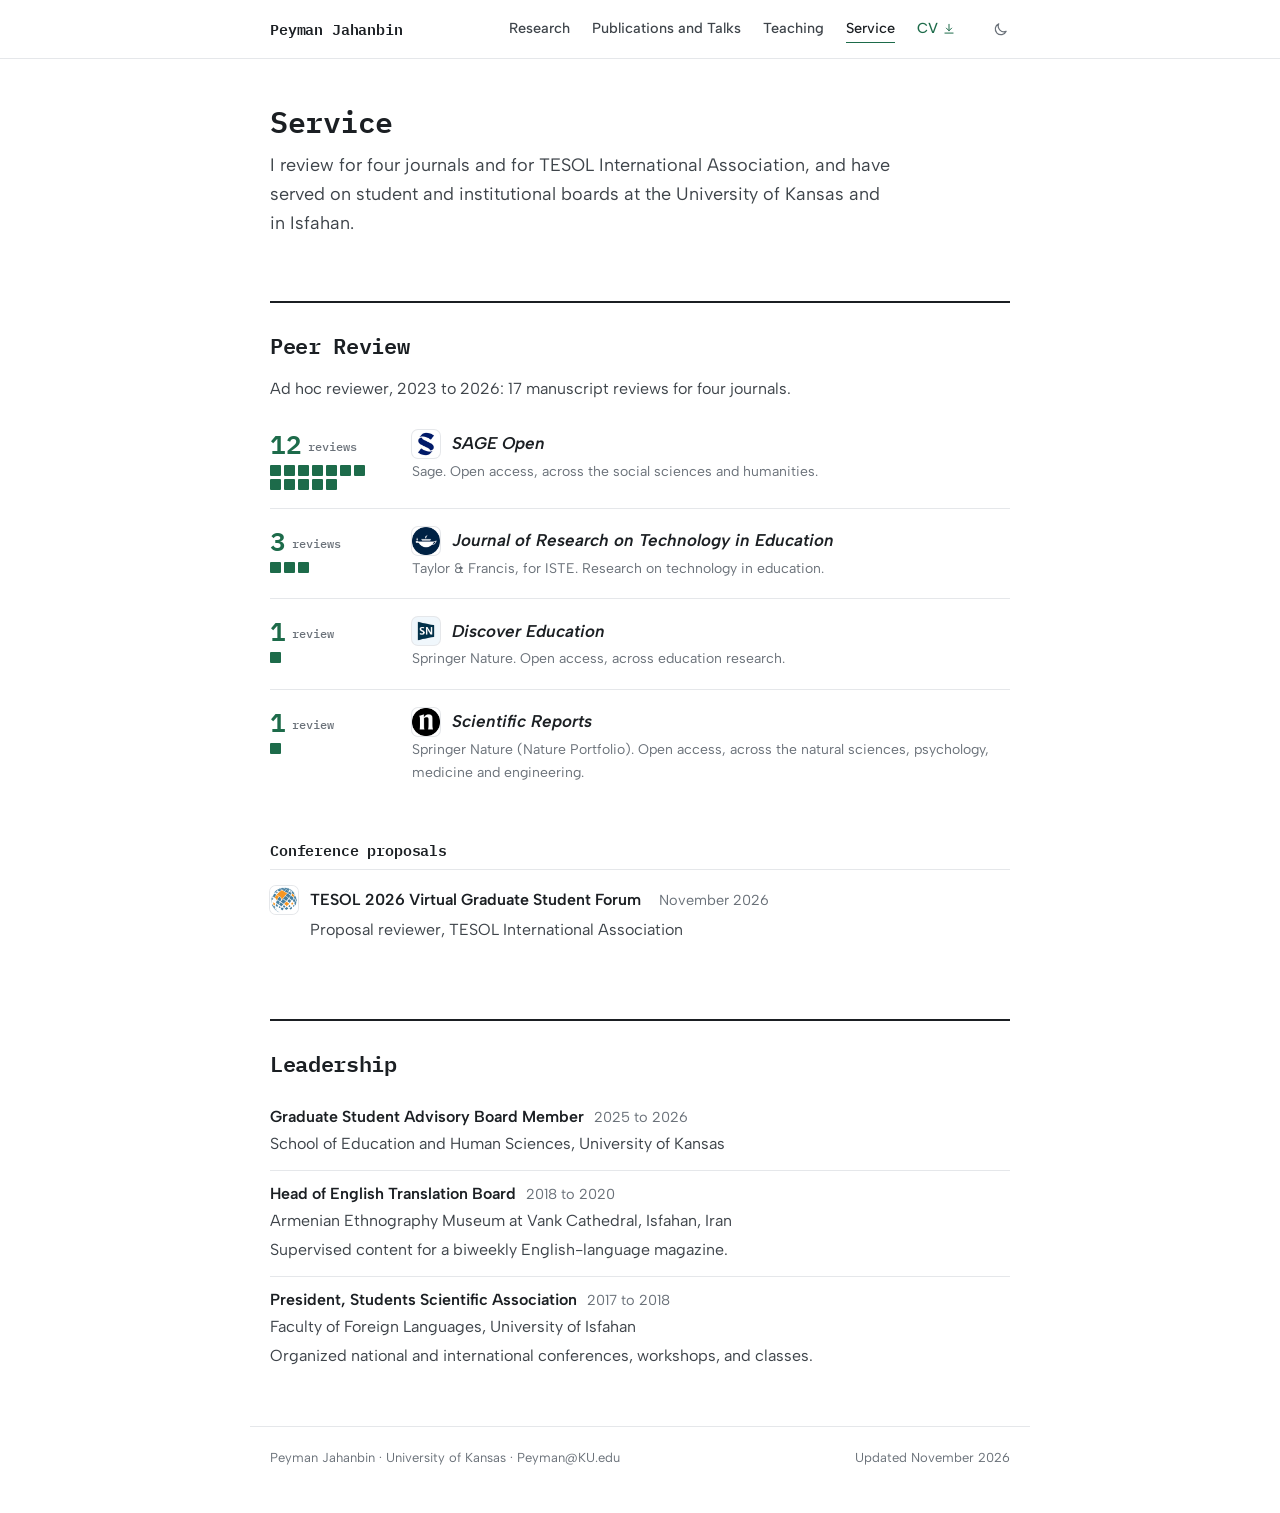
<file: service.html>
<!doctype html>
<!-- GENERATED FILE. Do not edit this by hand: edit content.toml, then double-click Build.command. -->
<html lang="en"><head><meta charset="utf-8">
<meta name="viewport" content="width=device-width, initial-scale=1">
<title>Service | Peyman Jahanbin</title>
<meta name="description" content="Peer review and leadership service by Peyman Jahanbin.">
<meta property="og:title" content="Service | Peyman Jahanbin">
<meta property="og:description" content="Peer review and leadership service by Peyman Jahanbin.">
<meta property="og:type" content="website">
<meta property="og:image" content="https://jhb-peyman.github.io/og.jpg">
<meta property="og:image:width" content="1200">
<meta property="og:image:height" content="630">
<meta property="og:image:alt" content="Peyman Jahanbin. TESOL, language assessment and AI in education.">
<meta property="og:url" content="https://jhb-peyman.github.io/service.html">
<meta name="twitter:card" content="summary_large_image">
<meta name="author" content="Peyman Jahanbin">
<link rel="canonical" href="https://jhb-peyman.github.io/service.html">
<meta name="color-scheme" content="light dark">
<link rel="icon" href="data:image/svg+xml,%3Csvg xmlns='http://www.w3.org/2000/svg' viewBox='0 0 32 32'%3E%3Crect width='32' height='32' fill='%231d6b4a'/%3E%3Ctext x='16' y='22' font-family='monospace' font-size='15' font-weight='700' fill='white' text-anchor='middle'%3EPJ%3C/text%3E%3C/svg%3E">
<script>try{var t=localStorage.getItem('pj-theme');if(t)document.documentElement.dataset.theme=t}catch(e){}</script>
<link rel="preconnect" href="https://fonts.googleapis.com"><link rel="preconnect" href="https://fonts.gstatic.com" crossorigin>
<link href="https://fonts.googleapis.com/css2?family=IBM+Plex+Mono:wght@400;500;600&family=Albert+Sans:ital,wght@0,400;0,500;0,600;1,400&display=swap" rel="stylesheet">
<link rel="stylesheet" href="assets/site.css?v=df4c8902"></head><body>
<header class="bar"><div class="bar-in"><a class="brand" href="index.html">Peyman Jahanbin</a>
<nav aria-label="Main"><a href="research.html">Research</a><a href="publications.html">Publications and Talks</a><a href="teaching.html">Teaching</a><a href="service.html" aria-current="page">Service</a><a class="cv" href="Peyman_Jahanbin_CV.pdf">CV<svg class="ic" viewBox="0 0 24 24" aria-hidden="true" fill="none" stroke="currentColor" stroke-width="1.7" stroke-linecap="round" stroke-linejoin="round"><path d="M12 4v11m-4.5-4.5L12 15l4.5-4.5M5 19h14"/></svg></a></nav>
<button class="theme" id="theme" type="button" aria-label="Switch light or dark mode"><svg class="ic" viewBox="0 0 24 24" aria-hidden="true" fill="none" stroke="currentColor" stroke-width="1.7" stroke-linecap="round" stroke-linejoin="round"><path d="M20 14.5A8 8 0 0 1 9.5 4a8 8 0 1 0 10.5 10.5z"/></svg><svg class="ic" viewBox="0 0 24 24" aria-hidden="true" fill="none" stroke="currentColor" stroke-width="1.7" stroke-linecap="round" stroke-linejoin="round"><circle cx="12" cy="12" r="4"/><path d="M12 2.5v2.2M12 19.3v2.2M2.5 12h2.2M19.3 12h2.2M5.3 5.3l1.6 1.6M17.1 17.1l1.6 1.6M5.3 18.7l1.6-1.6M17.1 6.9l1.6-1.6"/></svg></button></div></header>
<main class="page"><h1 class="pt">Service</h1><p class="lead">I review for four journals and for TESOL International Association, and have served on student and institutional boards at the University of Kansas and in Isfahan.</p><section class="tsec"><h2>Peer Review</h2><p class="sec-role">Ad hoc reviewer, 2023 to 2026: 17 manuscript reviews for four journals.</p><div class="sv-rev"><article class="crs2 rep"><div class="crs2-code"><div class="crs2-count"><span class="big">12</span>reviews</div><div class="crs2-sq"><i class="sq"></i><i class="sq"></i><i class="sq"></i><i class="sq"></i><i class="sq"></i><i class="sq"></i><i class="sq"></i><i class="sq"></i><i class="sq"></i><i class="sq"></i><i class="sq"></i><i class="sq"></i></div></div><div class="crs2-body"><h3 class="jh"><img class="jlogo" src="assets/img/logos/sage.png" alt="" width="28" height="28" loading="lazy"><a class="jn" href="https://journals.sagepub.com/home/sgo" target="_blank" rel="noopener"><i>SAGE Open</i></a></h3><p class="c-meta"><span>Sage. Open access, across the social sciences and humanities.</span></p></div></article><article class="crs2 rep"><div class="crs2-code"><div class="crs2-count"><span class="big">3</span>reviews</div><div class="crs2-sq"><i class="sq"></i><i class="sq"></i><i class="sq"></i></div></div><div class="crs2-body"><h3 class="jh"><img class="jlogo" src="assets/img/logos/tandf.png" alt="" width="28" height="28" loading="lazy"><a class="jn" href="https://www.tandfonline.com/journals/ujrt20" target="_blank" rel="noopener"><i>Journal of Research on Technology in Education</i></a></h3><p class="c-meta"><span>Taylor &amp; Francis, for ISTE. Research on technology in education.</span></p></div></article><article class="crs2 rep"><div class="crs2-code"><div class="crs2-count"><span class="big">1</span>review</div><div class="crs2-sq"><i class="sq"></i></div></div><div class="crs2-body"><h3 class="jh"><img class="jlogo" src="assets/img/logos/springernature.png" alt="" width="28" height="28" loading="lazy"><a class="jn" href="https://link.springer.com/journal/44217" target="_blank" rel="noopener"><i>Discover Education</i></a></h3><p class="c-meta"><span>Springer Nature. Open access, across education research.</span></p></div></article><article class="crs2 rep"><div class="crs2-code"><div class="crs2-count"><span class="big">1</span>review</div><div class="crs2-sq"><i class="sq"></i></div></div><div class="crs2-body"><h3 class="jh"><img class="jlogo" src="assets/img/logos/nature.png" alt="" width="28" height="28" loading="lazy"><a class="jn" href="https://www.nature.com/srep/" target="_blank" rel="noopener"><i>Scientific Reports</i></a></h3><p class="c-meta"><span>Springer Nature (Nature Portfolio). Open access, across the natural sciences, psychology, medicine and engineering.</span></p></div></article></div><h3 class="grp">Conference proposals</h3><div class="sv-conf"><div class="place"><h4 class="jh"><img class="jlogo" src="assets/img/logos/tesol.png" alt="" width="28" height="28" loading="lazy"><a class="jn" href="https://www.tesol.org/" target="_blank" rel="noopener">TESOL 2026 Virtual Graduate Student Forum</a> <span class="p-when">November 2026</span></h4><p class="sv-org">Proposal reviewer, TESOL International Association</p></div></div></section><section class="tsec"><h2>Leadership</h2><div class="place"><h3>Graduate Student Advisory Board Member <span class="p-when">2025 to 2026</span></h3><p class="sv-org">School of Education and Human Sciences, University of Kansas</p></div><div class="place"><h3>Head of English Translation Board <span class="p-when">2018 to 2020</span></h3><p class="sv-org">Armenian Ethnography Museum at Vank Cathedral, Isfahan, Iran</p><p>Supervised content for a biweekly English-language magazine.</p></div><div class="place"><h3>President, Students Scientific Association <span class="p-when">2017 to 2018</span></h3><p class="sv-org">Faculty of Foreign Languages, University of Isfahan</p><p>Organized national and international conferences, workshops, and classes.</p></div></section></main>
<footer class="foot"><span>Peyman Jahanbin · University of Kansas · <a href="mailto:Peyman@KU.edu">Peyman@KU.edu</a></span><span>Updated November 2026</span></footer>
<div class="sr" id="live" aria-live="polite"></div>
<script src="assets/site.js?v=daf8befd"></script>
</body></html>
</file>
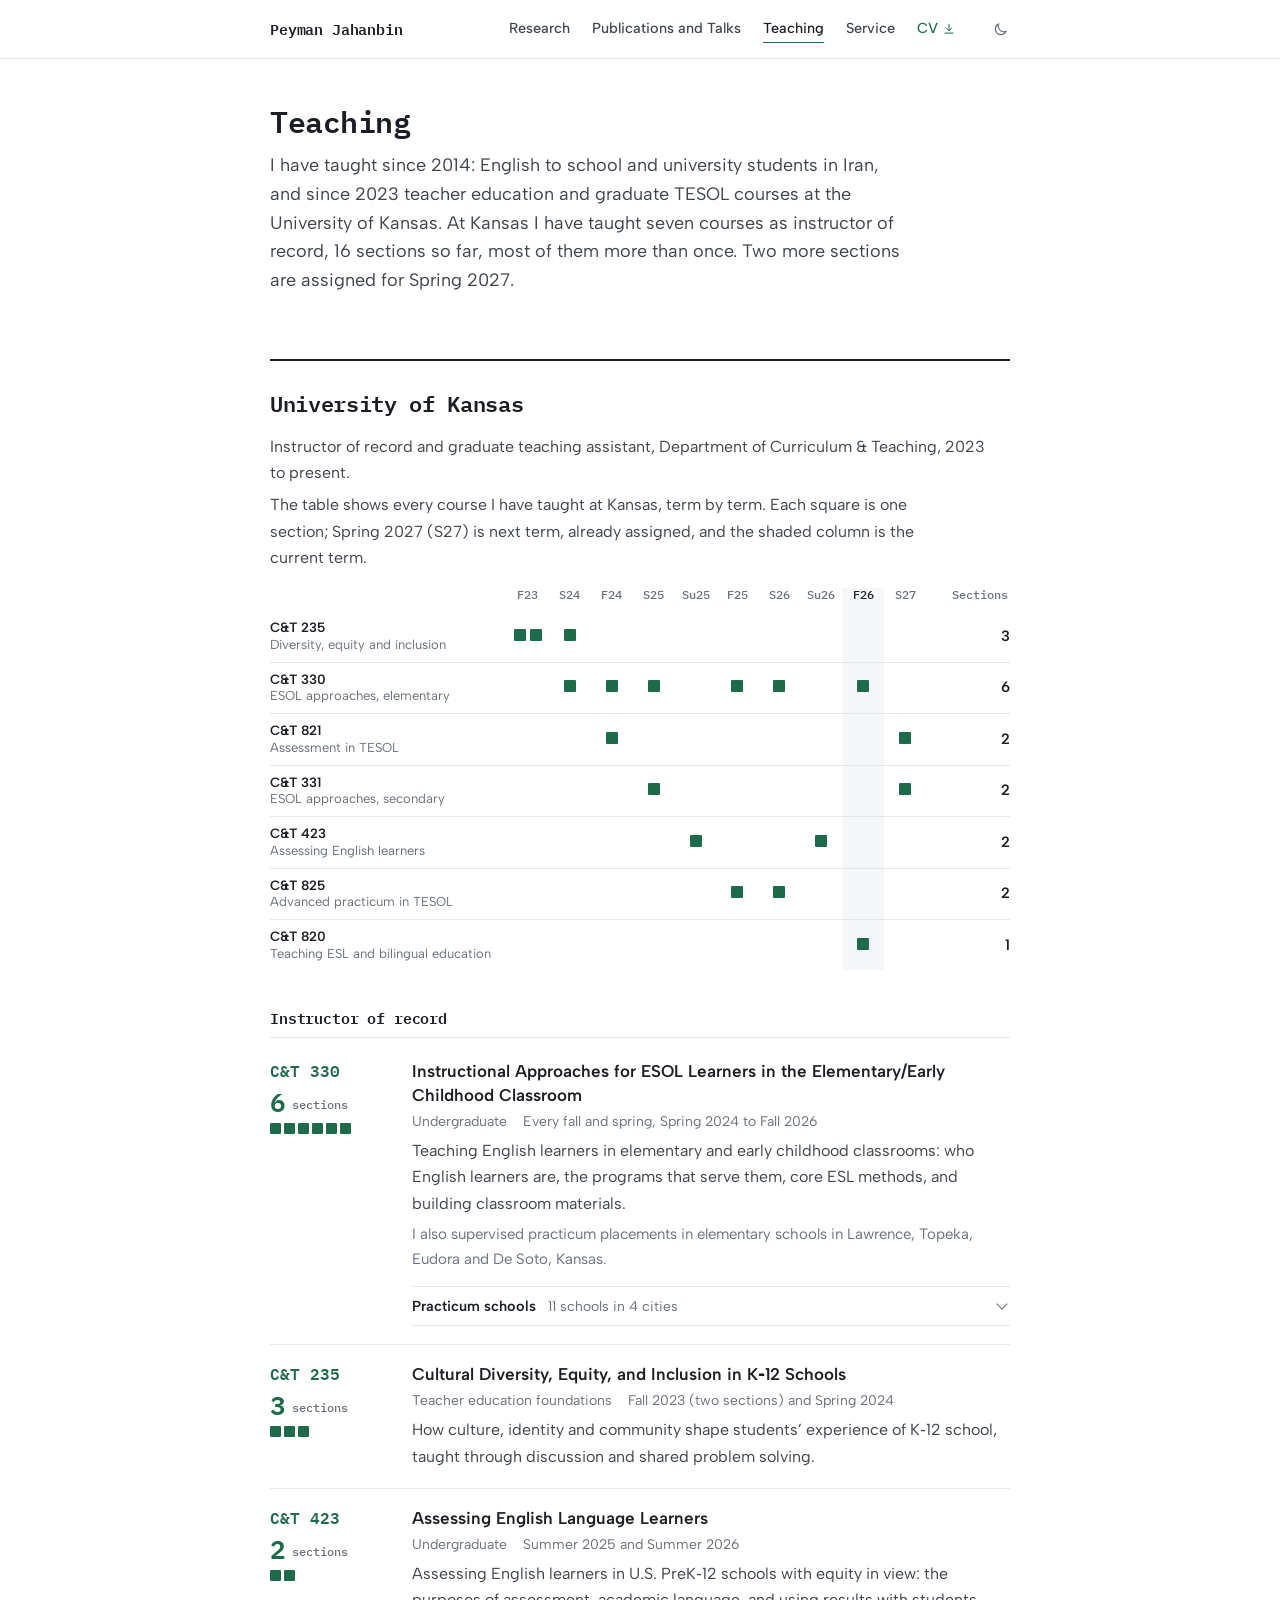
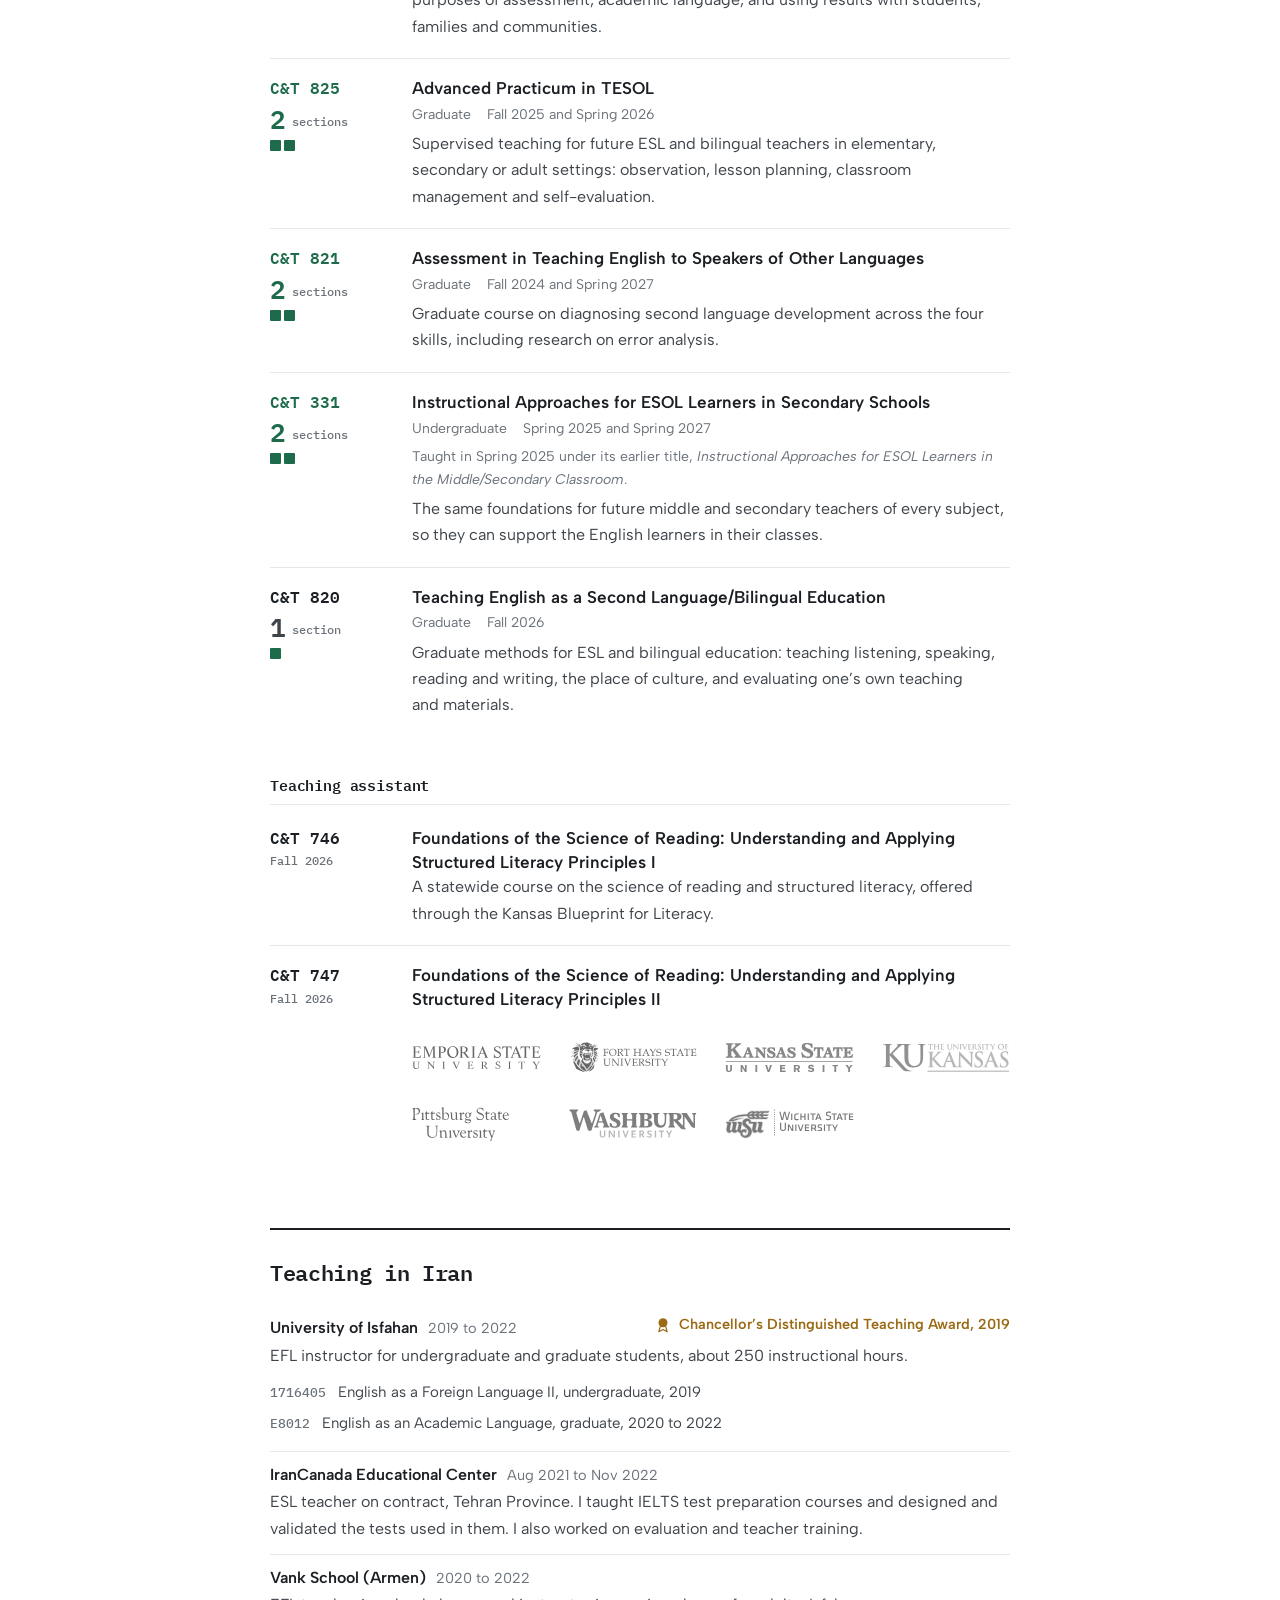
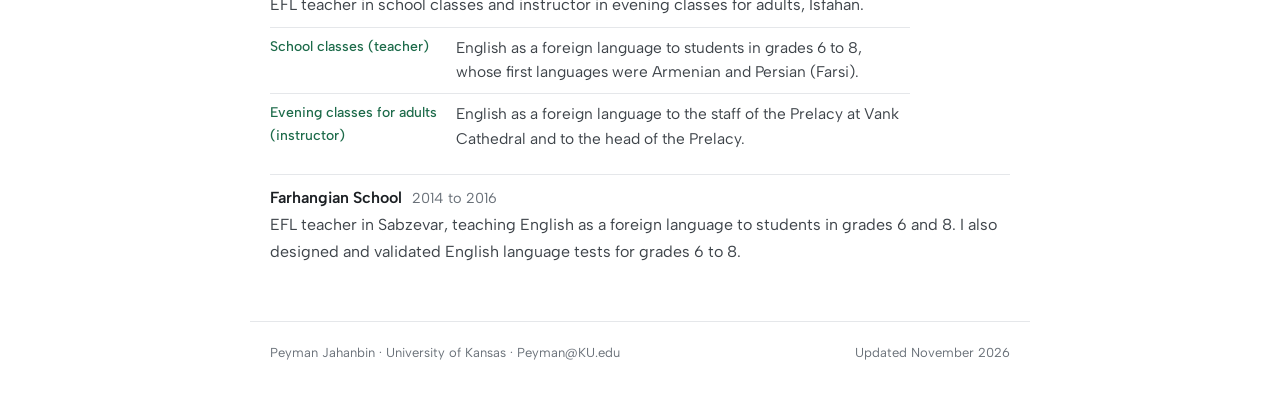
<file: teaching.html>
<!doctype html>
<!-- GENERATED FILE. Do not edit this by hand: edit content.toml, then double-click Build.command. -->
<html lang="en"><head><meta charset="utf-8">
<meta name="viewport" content="width=device-width, initial-scale=1">
<title>Teaching | Peyman Jahanbin</title>
<meta name="description" content="Courses Peyman Jahanbin has taught at the University of Kansas since 2023, and earlier English teaching in Iran.">
<meta property="og:title" content="Teaching | Peyman Jahanbin">
<meta property="og:description" content="Courses Peyman Jahanbin has taught at the University of Kansas since 2023, and earlier English teaching in Iran.">
<meta property="og:type" content="website">
<meta property="og:image" content="https://jhb-peyman.github.io/og.jpg">
<meta property="og:image:width" content="1200">
<meta property="og:image:height" content="630">
<meta property="og:image:alt" content="Peyman Jahanbin. TESOL, language assessment and AI in education.">
<meta property="og:url" content="https://jhb-peyman.github.io/teaching.html">
<meta name="twitter:card" content="summary_large_image">
<meta name="author" content="Peyman Jahanbin">
<link rel="canonical" href="https://jhb-peyman.github.io/teaching.html">
<meta name="color-scheme" content="light dark">
<link rel="icon" href="data:image/svg+xml,%3Csvg xmlns='http://www.w3.org/2000/svg' viewBox='0 0 32 32'%3E%3Crect width='32' height='32' fill='%231d6b4a'/%3E%3Ctext x='16' y='22' font-family='monospace' font-size='15' font-weight='700' fill='white' text-anchor='middle'%3EPJ%3C/text%3E%3C/svg%3E">
<script>try{var t=localStorage.getItem('pj-theme');if(t)document.documentElement.dataset.theme=t}catch(e){}</script>
<link rel="preconnect" href="https://fonts.googleapis.com"><link rel="preconnect" href="https://fonts.gstatic.com" crossorigin>
<link href="https://fonts.googleapis.com/css2?family=IBM+Plex+Mono:wght@400;500;600&family=Albert+Sans:ital,wght@0,400;0,500;0,600;1,400&display=swap" rel="stylesheet">
<link rel="stylesheet" href="assets/site.css?v=df4c8902"></head><body>
<header class="bar"><div class="bar-in"><a class="brand" href="index.html">Peyman Jahanbin</a>
<nav aria-label="Main"><a href="research.html">Research</a><a href="publications.html">Publications and Talks</a><a href="teaching.html" aria-current="page">Teaching</a><a href="service.html">Service</a><a class="cv" href="Peyman_Jahanbin_CV.pdf">CV<svg class="ic" viewBox="0 0 24 24" aria-hidden="true" fill="none" stroke="currentColor" stroke-width="1.7" stroke-linecap="round" stroke-linejoin="round"><path d="M12 4v11m-4.5-4.5L12 15l4.5-4.5M5 19h14"/></svg></a></nav>
<button class="theme" id="theme" type="button" aria-label="Switch light or dark mode"><svg class="ic" viewBox="0 0 24 24" aria-hidden="true" fill="none" stroke="currentColor" stroke-width="1.7" stroke-linecap="round" stroke-linejoin="round"><path d="M20 14.5A8 8 0 0 1 9.5 4a8 8 0 1 0 10.5 10.5z"/></svg><svg class="ic" viewBox="0 0 24 24" aria-hidden="true" fill="none" stroke="currentColor" stroke-width="1.7" stroke-linecap="round" stroke-linejoin="round"><circle cx="12" cy="12" r="4"/><path d="M12 2.5v2.2M12 19.3v2.2M2.5 12h2.2M19.3 12h2.2M5.3 5.3l1.6 1.6M17.1 17.1l1.6 1.6M5.3 18.7l1.6-1.6M17.1 6.9l1.6-1.6"/></svg></button></div></header>
<main class="page"><h1 class="pt">Teaching</h1><p class="lead">I have taught since 2014: English to school and university students in Iran, and since 2023 teacher education and graduate TESOL courses at the University of Kansas. At Kansas I have taught seven courses as instructor of record, 16 sections so far, most of them more than once. Two more sections are assigned for Spring 2027.</p><h2>University of Kansas</h2><p class="sec-role">Instructor of record and graduate teaching assistant, Department of Curriculum &amp; Teaching, 2023 to present.</p><p class="sec-p">The table shows every course I have taught at Kansas, term by term. Each square is one section; Spring 2027 (S27) is next term, already assigned, and the shaded column is the current term.</p><div class="rec-wrap"><table class="rec" id="rec"><thead><tr><th scope="col" class="tr-c"><span class="sr">Course</span></th><th scope="col" class=""><abbr title="Fall 2023">F23</abbr></th><th scope="col" class=""><abbr title="Spring 2024">S24</abbr></th><th scope="col" class=""><abbr title="Fall 2024">F24</abbr></th><th scope="col" class=""><abbr title="Spring 2025">S25</abbr></th><th scope="col" class=""><abbr title="Summer 2025">Su25</abbr></th><th scope="col" class=""><abbr title="Fall 2025">F25</abbr></th><th scope="col" class=""><abbr title="Spring 2026">S26</abbr></th><th scope="col" class=""><abbr title="Summer 2026">Su26</abbr></th><th scope="col" class="now"><abbr title="Fall 2026">F26</abbr></th><th scope="col" class=""><abbr title="Spring 2027">S27</abbr></th><th scope="col" class="tt">Sections</th></tr></thead><tbody><tr><th scope="row" class="tr-c"><a href="#ct235">C&amp;T 235<span>Diversity, equity and inclusion</span></a></th><td class=""><span class="cell" title="C&amp;T 235, Fall 2023, 2 sections" aria-hidden="true"><i class="sq"></i><i class="sq"></i></span><span class="sr">2 sections</span></td><td class=""><span class="cell" title="C&amp;T 235, Spring 2024" aria-hidden="true"><i class="sq"></i></span><span class="sr">1 section</span></td><td class=""></td><td class=""></td><td class=""></td><td class=""></td><td class=""></td><td class=""></td><td class="now"></td><td class=""></td><td class="tt"><span class="tn">3</span></td></tr><tr><th scope="row" class="tr-c"><a href="#ct330">C&amp;T 330<span>ESOL approaches, elementary</span></a></th><td class=""></td><td class=""><span class="cell" title="C&amp;T 330, Spring 2024" aria-hidden="true"><i class="sq"></i></span><span class="sr">1 section</span></td><td class=""><span class="cell" title="C&amp;T 330, Fall 2024" aria-hidden="true"><i class="sq"></i></span><span class="sr">1 section</span></td><td class=""><span class="cell" title="C&amp;T 330, Spring 2025" aria-hidden="true"><i class="sq"></i></span><span class="sr">1 section</span></td><td class=""></td><td class=""><span class="cell" title="C&amp;T 330, Fall 2025" aria-hidden="true"><i class="sq"></i></span><span class="sr">1 section</span></td><td class=""><span class="cell" title="C&amp;T 330, Spring 2026" aria-hidden="true"><i class="sq"></i></span><span class="sr">1 section</span></td><td class=""></td><td class="now"><span class="cell" title="C&amp;T 330, Fall 2026" aria-hidden="true"><i class="sq"></i></span><span class="sr">1 section</span></td><td class=""></td><td class="tt"><span class="tn">6</span></td></tr><tr><th scope="row" class="tr-c"><a href="#ct821">C&amp;T 821<span>Assessment in TESOL</span></a></th><td class=""></td><td class=""></td><td class=""><span class="cell" title="C&amp;T 821, Fall 2024" aria-hidden="true"><i class="sq"></i></span><span class="sr">1 section</span></td><td class=""></td><td class=""></td><td class=""></td><td class=""></td><td class=""></td><td class="now"></td><td class=""><span class="cell" title="C&amp;T 821, Spring 2027 (assigned)" aria-hidden="true"><i class="sq"></i></span><span class="sr">1 section (assigned)</span></td><td class="tt"><span class="tn">2</span></td></tr><tr><th scope="row" class="tr-c"><a href="#ct331">C&amp;T 331<span>ESOL approaches, secondary</span></a></th><td class=""></td><td class=""></td><td class=""></td><td class=""><span class="cell" title="C&amp;T 331, Spring 2025" aria-hidden="true"><i class="sq"></i></span><span class="sr">1 section</span></td><td class=""></td><td class=""></td><td class=""></td><td class=""></td><td class="now"></td><td class=""><span class="cell" title="C&amp;T 331, Spring 2027 (assigned)" aria-hidden="true"><i class="sq"></i></span><span class="sr">1 section (assigned)</span></td><td class="tt"><span class="tn">2</span></td></tr><tr><th scope="row" class="tr-c"><a href="#ct423">C&amp;T 423<span>Assessing English learners</span></a></th><td class=""></td><td class=""></td><td class=""></td><td class=""></td><td class=""><span class="cell" title="C&amp;T 423, Summer 2025" aria-hidden="true"><i class="sq"></i></span><span class="sr">1 section</span></td><td class=""></td><td class=""></td><td class=""><span class="cell" title="C&amp;T 423, Summer 2026" aria-hidden="true"><i class="sq"></i></span><span class="sr">1 section</span></td><td class="now"></td><td class=""></td><td class="tt"><span class="tn">2</span></td></tr><tr><th scope="row" class="tr-c"><a href="#ct825">C&amp;T 825<span>Advanced practicum in TESOL</span></a></th><td class=""></td><td class=""></td><td class=""></td><td class=""></td><td class=""></td><td class=""><span class="cell" title="C&amp;T 825, Fall 2025" aria-hidden="true"><i class="sq"></i></span><span class="sr">1 section</span></td><td class=""><span class="cell" title="C&amp;T 825, Spring 2026" aria-hidden="true"><i class="sq"></i></span><span class="sr">1 section</span></td><td class=""></td><td class="now"></td><td class=""></td><td class="tt"><span class="tn">2</span></td></tr><tr><th scope="row" class="tr-c"><a href="#ct820">C&amp;T 820<span>Teaching ESL and bilingual education</span></a></th><td class=""></td><td class=""></td><td class=""></td><td class=""></td><td class=""></td><td class=""></td><td class=""></td><td class=""></td><td class="now"><span class="cell" title="C&amp;T 820, Fall 2026" aria-hidden="true"><i class="sq"></i></span><span class="sr">1 section</span></td><td class=""></td><td class="tt"><span class="tn">1</span></td></tr></tbody></table></div><h3 class="grp">Instructor of record</h3><article class="crs2 rep" id="ct330"><div class="crs2-code">C&amp;T 330<div class="crs2-count"><span class="big">6</span>sections</div><div class="crs2-sq"><i class="sq"></i><i class="sq"></i><i class="sq"></i><i class="sq"></i><i class="sq"></i><i class="sq"></i></div></div><div class="crs2-body"><h4>Instructional Approaches for ESOL Learners in the Elementary/Early Childhood Classroom</h4><p class="c-meta"><span>Undergraduate</span><span>Every fall and spring, Spring 2024 to Fall 2026</span></p><p>Teaching English learners in elementary and early childhood classrooms: who English learners are, the programs that serve them, core ESL methods, and building classroom materials.</p><p class="c-prac">I also supervised practicum placements in elementary schools in Lawrence, Topeka, Eudora and De Soto, Kansas.</p><details class="sch"><summary class="sch-h"><b>Practicum schools</b><span>11 schools in 4 cities</span></summary><div class="sch-g"><h5>Lawrence</h5><ul><li><a class="sch-n" href="https://cordley.usd497.org/" rel="noopener" target="_blank">Cordley Elementary<span class="sr"> website, opens in a new tab</span></a><a class="sch-p" href="https://www.google.com/maps/search/?api=1&amp;query=Cordley+Elementary+School%2C+Lawrence%2C+Kansas" rel="noopener" target="_blank" title="Map"><svg viewBox="0 0 16 16" width="15" height="15" aria-hidden="true" focusable="false"><path d="M8 1.5a4.5 4.5 0 0 0-4.5 4.5c0 3.2 4.5 8.5 4.5 8.5s4.5-5.3 4.5-8.5A4.5 4.5 0 0 0 8 1.5Z" fill="none" stroke="currentColor" stroke-width="1.3" stroke-linejoin="round"/><circle cx="8" cy="6" r="1.6" fill="currentColor"/></svg><span class="sr">Map of Cordley Elementary, opens in a new tab</span></a></li><li><a class="sch-n" href="https://deerfield.usd497.org/" rel="noopener" target="_blank">Deerfield Elementary<span class="sr"> website, opens in a new tab</span></a><a class="sch-p" href="https://www.google.com/maps/search/?api=1&amp;query=Deerfield+Elementary+School%2C+Lawrence%2C+Kansas" rel="noopener" target="_blank" title="Map"><svg viewBox="0 0 16 16" width="15" height="15" aria-hidden="true" focusable="false"><path d="M8 1.5a4.5 4.5 0 0 0-4.5 4.5c0 3.2 4.5 8.5 4.5 8.5s4.5-5.3 4.5-8.5A4.5 4.5 0 0 0 8 1.5Z" fill="none" stroke="currentColor" stroke-width="1.3" stroke-linejoin="round"/><circle cx="8" cy="6" r="1.6" fill="currentColor"/></svg><span class="sr">Map of Deerfield Elementary, opens in a new tab</span></a></li><li><a class="sch-n" href="https://hillcrest.usd497.org/" rel="noopener" target="_blank">Hillcrest Elementary<span class="sr"> website, opens in a new tab</span></a><a class="sch-p" href="https://www.google.com/maps/search/?api=1&amp;query=Hillcrest+Elementary+School%2C+Lawrence%2C+Kansas" rel="noopener" target="_blank" title="Map"><svg viewBox="0 0 16 16" width="15" height="15" aria-hidden="true" focusable="false"><path d="M8 1.5a4.5 4.5 0 0 0-4.5 4.5c0 3.2 4.5 8.5 4.5 8.5s4.5-5.3 4.5-8.5A4.5 4.5 0 0 0 8 1.5Z" fill="none" stroke="currentColor" stroke-width="1.3" stroke-linejoin="round"/><circle cx="8" cy="6" r="1.6" fill="currentColor"/></svg><span class="sr">Map of Hillcrest Elementary, opens in a new tab</span></a></li><li><a class="sch-n" href="https://langstonhughes.usd497.org/" rel="noopener" target="_blank">Langston Hughes Elementary<span class="sr"> website, opens in a new tab</span></a><a class="sch-p" href="https://www.google.com/maps/search/?api=1&amp;query=Langston+Hughes+Elementary+School%2C+Lawrence%2C+Kansas" rel="noopener" target="_blank" title="Map"><svg viewBox="0 0 16 16" width="15" height="15" aria-hidden="true" focusable="false"><path d="M8 1.5a4.5 4.5 0 0 0-4.5 4.5c0 3.2 4.5 8.5 4.5 8.5s4.5-5.3 4.5-8.5A4.5 4.5 0 0 0 8 1.5Z" fill="none" stroke="currentColor" stroke-width="1.3" stroke-linejoin="round"/><circle cx="8" cy="6" r="1.6" fill="currentColor"/></svg><span class="sr">Map of Langston Hughes Elementary, opens in a new tab</span></a></li><li><a class="sch-n" href="https://quailrun.usd497.org/" rel="noopener" target="_blank">Quail Run Elementary<span class="sr"> website, opens in a new tab</span></a><a class="sch-p" href="https://www.google.com/maps/search/?api=1&amp;query=Quail+Run+Elementary+School%2C+Lawrence%2C+Kansas" rel="noopener" target="_blank" title="Map"><svg viewBox="0 0 16 16" width="15" height="15" aria-hidden="true" focusable="false"><path d="M8 1.5a4.5 4.5 0 0 0-4.5 4.5c0 3.2 4.5 8.5 4.5 8.5s4.5-5.3 4.5-8.5A4.5 4.5 0 0 0 8 1.5Z" fill="none" stroke="currentColor" stroke-width="1.3" stroke-linejoin="round"/><circle cx="8" cy="6" r="1.6" fill="currentColor"/></svg><span class="sr">Map of Quail Run Elementary, opens in a new tab</span></a></li><li><a class="sch-n" href="https://schwegler.usd497.org/" rel="noopener" target="_blank">Schwegler Elementary<span class="sr"> website, opens in a new tab</span></a><a class="sch-p" href="https://www.google.com/maps/search/?api=1&amp;query=Schwegler+Elementary+School%2C+Lawrence%2C+Kansas" rel="noopener" target="_blank" title="Map"><svg viewBox="0 0 16 16" width="15" height="15" aria-hidden="true" focusable="false"><path d="M8 1.5a4.5 4.5 0 0 0-4.5 4.5c0 3.2 4.5 8.5 4.5 8.5s4.5-5.3 4.5-8.5A4.5 4.5 0 0 0 8 1.5Z" fill="none" stroke="currentColor" stroke-width="1.3" stroke-linejoin="round"/><circle cx="8" cy="6" r="1.6" fill="currentColor"/></svg><span class="sr">Map of Schwegler Elementary, opens in a new tab</span></a></li><li><a class="sch-n" href="https://sunflower.usd497.org/" rel="noopener" target="_blank">Sunflower Elementary<span class="sr"> website, opens in a new tab</span></a><a class="sch-p" href="https://www.google.com/maps/search/?api=1&amp;query=Sunflower+Elementary+School%2C+Lawrence%2C+Kansas" rel="noopener" target="_blank" title="Map"><svg viewBox="0 0 16 16" width="15" height="15" aria-hidden="true" focusable="false"><path d="M8 1.5a4.5 4.5 0 0 0-4.5 4.5c0 3.2 4.5 8.5 4.5 8.5s4.5-5.3 4.5-8.5A4.5 4.5 0 0 0 8 1.5Z" fill="none" stroke="currentColor" stroke-width="1.3" stroke-linejoin="round"/><circle cx="8" cy="6" r="1.6" fill="currentColor"/></svg><span class="sr">Map of Sunflower Elementary, opens in a new tab</span></a></li><li><a class="sch-n" href="https://woodlawn.usd497.org/" rel="noopener" target="_blank">Woodlawn Elementary<span class="sr"> website, opens in a new tab</span></a><a class="sch-p" href="https://www.google.com/maps/search/?api=1&amp;query=Woodlawn+Elementary+School%2C+Lawrence%2C+Kansas" rel="noopener" target="_blank" title="Map"><svg viewBox="0 0 16 16" width="15" height="15" aria-hidden="true" focusable="false"><path d="M8 1.5a4.5 4.5 0 0 0-4.5 4.5c0 3.2 4.5 8.5 4.5 8.5s4.5-5.3 4.5-8.5A4.5 4.5 0 0 0 8 1.5Z" fill="none" stroke="currentColor" stroke-width="1.3" stroke-linejoin="round"/><circle cx="8" cy="6" r="1.6" fill="currentColor"/></svg><span class="sr">Map of Woodlawn Elementary, opens in a new tab</span></a></li></ul></div><div class="sch-g"><h5>Topeka</h5><ul><li><a class="sch-n" href="https://jardineelementary.topekapublicschools.net/" rel="noopener" target="_blank">Jardine Elementary<span class="sr"> website, opens in a new tab</span></a><a class="sch-p" href="https://www.google.com/maps/search/?api=1&amp;query=Jardine+Elementary+School%2C+Topeka%2C+Kansas" rel="noopener" target="_blank" title="Map"><svg viewBox="0 0 16 16" width="15" height="15" aria-hidden="true" focusable="false"><path d="M8 1.5a4.5 4.5 0 0 0-4.5 4.5c0 3.2 4.5 8.5 4.5 8.5s4.5-5.3 4.5-8.5A4.5 4.5 0 0 0 8 1.5Z" fill="none" stroke="currentColor" stroke-width="1.3" stroke-linejoin="round"/><circle cx="8" cy="6" r="1.6" fill="currentColor"/></svg><span class="sr">Map of Jardine Elementary, opens in a new tab</span></a></li></ul></div><div class="sch-g"><h5>Eudora</h5><ul><li><a class="sch-n" href="https://ees.eudoraschools.org/" rel="noopener" target="_blank">Eudora Elementary<span class="sr"> website, opens in a new tab</span></a><a class="sch-p" href="https://www.google.com/maps/search/?api=1&amp;query=Eudora+Elementary+School%2C+Eudora%2C+Kansas" rel="noopener" target="_blank" title="Map"><svg viewBox="0 0 16 16" width="15" height="15" aria-hidden="true" focusable="false"><path d="M8 1.5a4.5 4.5 0 0 0-4.5 4.5c0 3.2 4.5 8.5 4.5 8.5s4.5-5.3 4.5-8.5A4.5 4.5 0 0 0 8 1.5Z" fill="none" stroke="currentColor" stroke-width="1.3" stroke-linejoin="round"/><circle cx="8" cy="6" r="1.6" fill="currentColor"/></svg><span class="sr">Map of Eudora Elementary, opens in a new tab</span></a></li></ul></div><div class="sch-g"><h5>De Soto</h5><ul><li><a class="sch-n" href="https://se.usd232.org/" rel="noopener" target="_blank">Starside Elementary<span class="sr"> website, opens in a new tab</span></a><a class="sch-p" href="https://www.google.com/maps/search/?api=1&amp;query=Starside+Elementary+School%2C+De+Soto%2C+Kansas" rel="noopener" target="_blank" title="Map"><svg viewBox="0 0 16 16" width="15" height="15" aria-hidden="true" focusable="false"><path d="M8 1.5a4.5 4.5 0 0 0-4.5 4.5c0 3.2 4.5 8.5 4.5 8.5s4.5-5.3 4.5-8.5A4.5 4.5 0 0 0 8 1.5Z" fill="none" stroke="currentColor" stroke-width="1.3" stroke-linejoin="round"/><circle cx="8" cy="6" r="1.6" fill="currentColor"/></svg><span class="sr">Map of Starside Elementary, opens in a new tab</span></a></li></ul></div></details></div></article><article class="crs2 rep" id="ct235"><div class="crs2-code">C&amp;T 235<div class="crs2-count"><span class="big">3</span>sections</div><div class="crs2-sq"><i class="sq"></i><i class="sq"></i><i class="sq"></i></div></div><div class="crs2-body"><h4>Cultural Diversity, Equity, and Inclusion in K&#8209;12 Schools</h4><p class="c-meta"><span>Teacher education foundations</span><span>Fall 2023 (two sections) and Spring 2024</span></p><p>How culture, identity and community shape students’ experience of K&#8209;12 school, taught through discussion and shared problem solving.</p></div></article><article class="crs2 rep" id="ct423"><div class="crs2-code">C&amp;T 423<div class="crs2-count"><span class="big">2</span>sections</div><div class="crs2-sq"><i class="sq"></i><i class="sq"></i></div></div><div class="crs2-body"><h4>Assessing English Language Learners</h4><p class="c-meta"><span>Undergraduate</span><span>Summer 2025 and Summer 2026</span></p><p>Assessing English learners in U.S. PreK&#8209;12 schools with equity in view: the purposes of assessment, academic language, and using results with students, families and communities.</p></div></article><article class="crs2 rep" id="ct825"><div class="crs2-code">C&amp;T 825<div class="crs2-count"><span class="big">2</span>sections</div><div class="crs2-sq"><i class="sq"></i><i class="sq"></i></div></div><div class="crs2-body"><h4>Advanced Practicum in TESOL</h4><p class="c-meta"><span>Graduate</span><span>Fall 2025 and Spring 2026</span></p><p>Supervised teaching for future ESL and bilingual teachers in elementary, secondary or adult settings: observation, lesson planning, classroom management and self-evaluation.</p></div></article><article class="crs2 rep" id="ct821"><div class="crs2-code">C&amp;T 821<div class="crs2-count"><span class="big">2</span>sections</div><div class="crs2-sq"><i class="sq"></i><i class="sq"></i></div></div><div class="crs2-body"><h4>Assessment in Teaching English to Speakers of Other Languages</h4><p class="c-meta"><span>Graduate</span><span>Fall 2024 and Spring 2027</span></p><p>Graduate course on diagnosing second language development across the four skills, including research on error analysis.</p></div></article><article class="crs2 rep" id="ct331"><div class="crs2-code">C&amp;T 331<div class="crs2-count"><span class="big">2</span>sections</div><div class="crs2-sq"><i class="sq"></i><i class="sq"></i></div></div><div class="crs2-body"><h4>Instructional Approaches for ESOL Learners in Secondary Schools</h4><p class="c-meta"><span>Undergraduate</span><span>Spring 2025 and Spring 2027</span></p><p class="c-formerly">Taught in Spring 2025 under its earlier title, <em>Instructional Approaches for ESOL Learners in the Middle/Secondary Classroom</em>.</p><p>The same foundations for future middle and secondary teachers of every subject, so they can support the English learners in their classes.</p></div></article><article class="crs2" id="ct820"><div class="crs2-code">C&amp;T 820<div class="crs2-count"><span class="big">1</span>section</div><div class="crs2-sq"><i class="sq"></i></div></div><div class="crs2-body"><h4>Teaching English as a Second Language/Bilingual Education</h4><p class="c-meta"><span>Graduate</span><span>Fall 2026</span></p><p>Graduate methods for ESL and bilingual education: teaching listening, speaking, reading and writing, the place of culture, and evaluating one’s own teaching and materials.</p></div></article><h3 class="grp">Teaching assistant</h3><article class="crs2" id="ct746"><div class="crs2-code">C&amp;T 746<div class="crs2-count">Fall 2026</div></div><div class="crs2-body"><h4>Foundations of the Science of Reading: Understanding and Applying Structured Literacy Principles I</h4><p>A statewide course on the science of reading and structured literacy, offered through the Kansas Blueprint for Literacy.</p></div></article><article class="crs2" id="ct747"><div class="crs2-code">C&amp;T 747<div class="crs2-count">Fall 2026</div></div><div class="crs2-body"><h4>Foundations of the Science of Reading: Understanding and Applying Structured Literacy Principles II</h4></div></article><div class="crs2 partners"><div class="crs2-code"></div><div class="crs2-body"><ul><li><a href="https://www.emporia.edu/" rel="noopener" target="_blank"><img src="assets/img/partners/emporia-state.svg" alt="" width="140" height="34" loading="lazy"><span class="sr">Emporia State University, opens in a new tab</span></a></li><li><a href="https://www.fhsu.edu/" rel="noopener" target="_blank"><img src="assets/img/partners/fort-hays-state.svg" alt="" width="140" height="34" loading="lazy"><span class="sr">Fort Hays State University, opens in a new tab</span></a></li><li><a href="https://www.k-state.edu/" rel="noopener" target="_blank"><img src="assets/img/partners/kansas-state.svg" alt="" width="140" height="34" loading="lazy"><span class="sr">Kansas State University, opens in a new tab</span></a></li><li><a href="https://ku.edu/" rel="noopener" target="_blank"><img src="assets/img/partners/university-of-kansas.svg" alt="" width="140" height="34" loading="lazy"><span class="sr">University of Kansas, opens in a new tab</span></a></li><li><a href="https://www.pittstate.edu/" rel="noopener" target="_blank"><img src="assets/img/partners/pittsburg-state.svg" alt="" width="140" height="34" loading="lazy"><span class="sr">Pittsburg State University, opens in a new tab</span></a></li><li><a href="https://www.washburn.edu/" rel="noopener" target="_blank"><img src="assets/img/partners/washburn.svg" alt="" width="140" height="34" loading="lazy"><span class="sr">Washburn University, opens in a new tab</span></a></li><li><a href="https://www.wichita.edu/" rel="noopener" target="_blank"><img src="assets/img/partners/wichita-state.svg" alt="" width="140" height="34" loading="lazy"><span class="sr">Wichita State University, opens in a new tab</span></a></li></ul></div></div><h2>Teaching in Iran</h2><div class="place"><div class="p-head"><h3>University of Isfahan <span class="p-when">2019 to 2022</span></h3><span class="aw"><svg viewBox="0 0 24 24" width="18" height="18" aria-hidden="true" focusable="false"><path d="M8.5 13.5 6.5 21l5.5-3 5.5 3-2-7.5" fill="none" stroke="currentColor" stroke-width="1.6" stroke-linejoin="round"/><circle cx="12" cy="9" r="6" fill="currentColor"/></svg><span><span class="sr">Award: </span>Chancellor’s Distinguished Teaching Award, 2019</span></span></div><p>EFL instructor for undergraduate and graduate students, about 250 instructional hours.</p><ul class="old"><li><span class="c-code">1716405</span> English as a Foreign Language II, undergraduate, 2019</li><li><span class="c-code">E8012</span> English as an Academic Language, graduate, 2020 to 2022</li></ul></div><div class="place"><div class="p-head"><h3>IranCanada Educational Center <span class="p-when">Aug 2021 to Nov 2022</span></h3></div><p>ESL teacher on contract, Tehran Province. I taught IELTS test preparation courses and designed and validated the tests used in them. I also worked on evaluation and teacher training.</p></div><div class="place"><div class="p-head"><h3>Vank School (Armen) <span class="p-when">2020 to 2022</span></h3></div><p>EFL teacher in school classes and instructor in evening classes for adults, Isfahan.</p><dl class="parts"><div><dt>School classes (teacher)</dt><dd>English as a foreign language to students in grades 6 to 8, whose first languages were Armenian and Persian (Farsi).</dd></div><div><dt>Evening classes for adults (instructor)</dt><dd>English as a foreign language to the staff of the Prelacy at Vank Cathedral and to the head of the Prelacy.</dd></div></dl></div><div class="place"><div class="p-head"><h3>Farhangian School <span class="p-when">2014 to 2016</span></h3></div><p>EFL teacher in Sabzevar, teaching English as a foreign language to students in grades 6 and 8. I also designed and validated English language tests for grades 6 to 8.</p></div></main>
<footer class="foot"><span>Peyman Jahanbin · University of Kansas · <a href="mailto:Peyman@KU.edu">Peyman@KU.edu</a></span><span>Updated November 2026</span></footer>
<div class="sr" id="live" aria-live="polite"></div>
<script src="assets/site.js?v=daf8befd"></script>
</body></html>
</file>
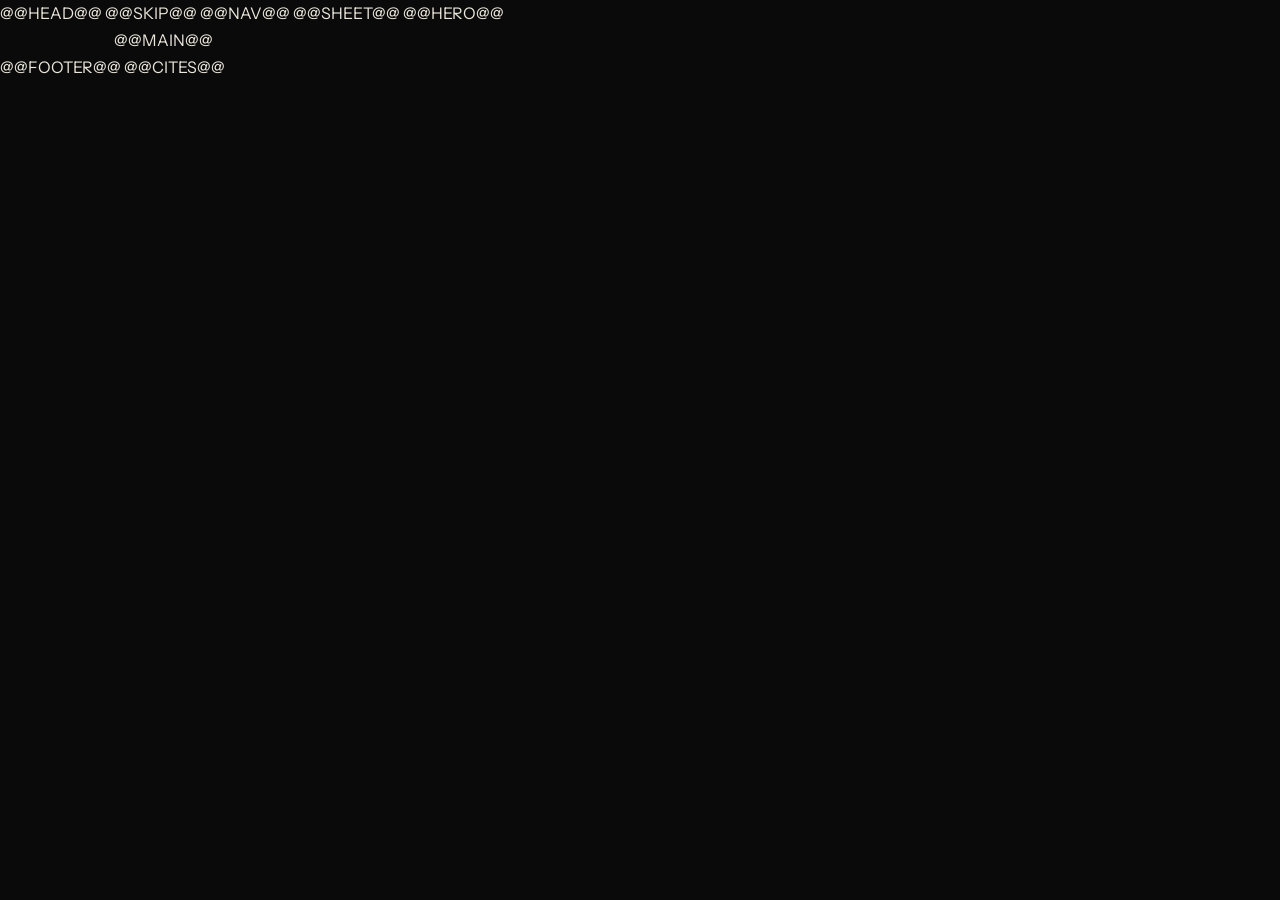
<file: builder/site.html>
<!doctype html>
<html lang="en">
<head>
@@HEAD@@
<link rel="preconnect" href="https://fonts.googleapis.com">
<link rel="preconnect" href="https://fonts.gstatic.com" crossorigin>
<link href="https://fonts.googleapis.com/css2?family=Cormorant+Garamond:ital,wght@0,300;0,400;0,500;1,300;1,400&family=Instrument+Sans:wght@400;500&display=swap" rel="stylesheet">
<style>
:root{
  --bg:#0a0a0a; --bg2:#101010; --ink:#ece7dc; --soft:#c9c3b6; --muted:#857f74;
  --gold:#b99a5b; --gold-hi:#d6b87a; --line:rgba(236,231,220,.13); --line2:rgba(236,231,220,.07);
  --serif:'Cormorant Garamond',Georgia,serif; --sans:'Instrument Sans',system-ui,sans-serif;
  --pad:clamp(22px,5vw,64px); --ease:cubic-bezier(.2,.7,.2,1); --secpad:clamp(80px,12vw,150px);
}
*{box-sizing:border-box;margin:0;padding:0}
html{scroll-behavior:smooth;background:var(--bg);-webkit-text-size-adjust:100%;scrollbar-width:thin;scrollbar-color:#2c2a26 var(--bg)}
::-webkit-scrollbar{width:10px}::-webkit-scrollbar-track{background:var(--bg)}::-webkit-scrollbar-thumb{background:#2a2824;border:2px solid var(--bg);border-radius:8px}::-webkit-scrollbar-thumb:hover{background:#3b372f}
body{background:var(--bg);color:var(--ink);font:400 16px/1.7 var(--sans);-webkit-font-smoothing:antialiased;text-rendering:optimizeLegibility;font-kerning:normal}
h1,h2,h3,.statement,.lede,.big{text-wrap:balance}
p,dd{text-wrap:pretty}
:focus:not(:focus-visible){outline:none}
:focus-visible{outline:1px solid var(--gold-hi);outline-offset:5px}
.skip{position:fixed;left:16px;top:-64px;z-index:100;background:var(--gold);color:#0a0a0a;font:500 11px var(--sans);letter-spacing:.2em;text-transform:uppercase;padding:12px 18px;transition:top .25s}
.skip:focus{top:14px}
#bar{position:fixed;top:0;left:0;right:0;height:2px;z-index:60;background:var(--gold);transform:scaleX(0);transform-origin:0 50%;pointer-events:none}
::selection{background:var(--gold);color:#0a0a0a}
a{color:inherit;text-decoration:none}
.caps{font:500 11px/1 var(--sans);letter-spacing:.24em;text-transform:uppercase;color:var(--gold)}
.wrap{max-width:1180px;margin:0 auto;padding:0 var(--pad)}

/* nav */
nav{position:fixed;top:0;left:0;right:0;z-index:40;transition:background .4s,border-color .4s;border-bottom:1px solid transparent}
nav.s{background:rgba(10,10,10,.94);border-color:var(--line2)}
nav .wrap{display:flex;justify-content:space-between;align-items:center;height:72px}
.mono{font:italic 400 24px var(--serif);color:var(--gold);letter-spacing:.02em}
nav ul{display:flex;gap:34px;list-style:none}
nav ul a{font:500 11px var(--sans);letter-spacing:.22em;text-transform:uppercase;color:var(--soft);position:relative;padding:6px 0}
nav ul a::after{content:"";position:absolute;left:0;bottom:0;height:1px;width:0;background:var(--gold);transition:width .35s}
nav ul a:hover{color:var(--ink)}
nav ul a:hover::after,nav ul a[aria-current="true"]::after{width:100%}
nav ul a[aria-current="true"]{color:var(--ink)}
.menu{display:none;background:none;border:0;cursor:pointer;color:var(--soft);font:500 11px var(--sans);letter-spacing:.22em;text-transform:uppercase;padding:12px 0}
.sheet{position:fixed;inset:0;z-index:35;background:var(--bg);display:flex;flex-direction:column;justify-content:center;padding:72px var(--pad) 40px;opacity:0;visibility:hidden;transition:opacity .45s var(--ease),visibility .45s}
.sheet.open{opacity:1;visibility:visible}
.sheet a{display:block;font:300 clamp(32px,9vw,52px)/1.16 var(--serif);padding:4px 0;color:var(--ink);transform:translateY(14px);opacity:0;transition:transform .7s var(--ease),opacity .7s var(--ease),color .3s}
.sheet.open a{transform:none;opacity:1}
.sheet.open li:nth-child(2) a{transition-delay:.05s}.sheet.open li:nth-child(3) a{transition-delay:.1s}.sheet.open li:nth-child(4) a{transition-delay:.15s}.sheet.open li:nth-child(5) a{transition-delay:.2s}.sheet.open li:nth-child(6) a{transition-delay:.25s}.sheet.open li:nth-child(7) a{transition-delay:.3s}.sheet.open li:nth-child(8) a{transition-delay:.35s}.sheet.open li:nth-child(9) a{transition-delay:.4s}.sheet.open li:nth-child(10) a{transition-delay:.45s}
.sheet a[aria-current="true"]{color:var(--gold-hi);font-style:italic}
.sheet ul{list-style:none}
nav.open{background:transparent;backdrop-filter:none;border-color:transparent}

/* hero */
.hero{position:relative;min-height:100svh;display:flex;flex-direction:column;overflow:hidden;padding-top:72px}
.hero-top{position:relative;z-index:2;width:100%;padding-top:clamp(28px,6vh,90px)}
.hero::before{content:"";position:absolute;inset:0;z-index:0;pointer-events:none;background:
  radial-gradient(58% 52% at 20% 30%,rgba(185,154,91,.085),transparent 72%),
  radial-gradient(38% 36% at 90% 6%,rgba(236,231,220,.04),transparent 72%)}
.mast{display:flex;align-items:center;gap:22px;margin-bottom:clamp(16px,3vh,34px)}
.mrule{flex:1 1 auto;height:1px;background:linear-gradient(to right,rgba(236,231,220,.18),rgba(236,231,220,.03))}
.mmeta{font:500 11px/1.7 var(--sans);letter-spacing:.24em;text-transform:uppercase;color:var(--muted);white-space:nowrap}
.hero .caps{margin:0;display:flex;align-items:center;gap:18px;line-height:1.7;text-wrap:balance}
.hero .caps::before{content:"";flex:none;width:44px;height:1px;background:var(--gold)}
h1{font:300 clamp(60px,21vw,92px)/.9 var(--serif);letter-spacing:-.025em}
.ln{display:block;overflow:hidden;padding:.1em .12em .18em;margin:-.1em -.12em -.18em}
.ln>span{display:block}
h1 em{font-style:italic;font-weight:300;color:var(--gold-hi);text-shadow:0 0 .42em rgba(214,184,122,.2)}
.lede{max-width:540px;margin-top:30px;font:300 clamp(19px,2vw,24px)/1.5 var(--serif);color:var(--soft)}
.lede i{color:var(--ink)}
.viz{position:relative;flex:1 1 auto;min-height:clamp(190px,27svh,290px);margin-top:clamp(8px,2vh,26px)}
.viz canvas{position:absolute;inset:0;width:100%;height:100%;display:block}
.viz .ov{z-index:2}
.viz::after{content:"";position:absolute;left:0;right:0;top:0;height:34%;pointer-events:none;background:linear-gradient(to bottom,var(--bg),rgba(10,10,10,0))}
/* readout that follows the cursor over the spectrogram and the figure */
.tip{position:absolute;z-index:5;display:none;pointer-events:none;padding:9px 12px;min-width:150px;font:400 12.5px/1.55 var(--sans);color:var(--soft);background:rgba(14,14,14,.94);border:1px solid rgba(185,154,91,.38)}
.tip b{display:block;font:500 10px var(--sans);letter-spacing:.2em;text-transform:uppercase;color:var(--gold-hi);margin-bottom:3px}
.tip i{font-style:normal;color:var(--ink)}
.tip em{font-style:normal;color:var(--gold-hi)}
.hero-foot{position:relative;z-index:2;width:100%}
.hero-bot{display:flex;align-items:center;justify-content:space-between;gap:24px;flex-wrap:wrap;padding:20px 0 28px;border-top:1px solid var(--line)}
.cue{display:flex;align-items:center;gap:16px;font:500 11px var(--sans);letter-spacing:.26em;text-transform:uppercase;color:var(--soft);transition:color .3s}
.cue:hover{color:var(--gold-hi)}
.cue i{position:relative;display:block;width:1px;height:40px;background:var(--line);overflow:hidden}
.cue i::after{content:"";position:absolute;left:0;top:-16px;width:1px;height:16px;background:linear-gradient(to bottom,transparent,var(--gold-hi));animation:drip 2.6s cubic-bezier(.65,0,.3,1) 2.2s infinite}
@keyframes drip{0%{transform:translateY(0)}65%,100%{transform:translateY(60px)}}
.links{display:flex;gap:28px;flex-wrap:wrap}
.links a{font:500 11px var(--sans);letter-spacing:.22em;text-transform:uppercase;color:var(--ink);padding-bottom:6px;border-bottom:1px solid var(--gold);transition:color .3s,border-color .3s}
.links a:hover{color:var(--gold-hi);border-color:var(--gold-hi)}
@media (min-width:821px){h1{font-size:clamp(88px,10.4vw,156px)}}
@media (max-width:999px){.mrule,.mmeta{display:none}}
/* wide screens: a larger name, with the tagline set to its right and sitting on its baseline */
@media (min-width:1000px){
  h1{font-size:clamp(100px,min(10.6vw,22svh),216px);line-height:.88}
  .title{display:grid;grid-template-columns:auto minmax(240px,1fr);column-gap:clamp(32px,5vw,80px);align-items:end}
  .title .lede{margin:0 0 .35em;justify-self:end;max-width:350px;font-size:clamp(19px,1.5vw,25px)}
}
/* staged entrance */
@keyframes up{from{opacity:0;transform:translateY(22px)}to{opacity:1;transform:none}}
@keyframes rise{from{transform:translateY(108%)}to{transform:none}}
@keyframes fade{from{opacity:0}to{opacity:1}}
.hero .mast{animation:up 1s var(--ease) .1s both}
.ln>span{animation:rise 1.25s var(--ease) both}
.ln:nth-child(1)>span{animation-delay:.22s}.ln:nth-child(2)>span{animation-delay:.36s}
.lede{animation:up 1.1s var(--ease) .62s both}
.hero .viz{animation:fade 2.2s ease .75s both}
.hero-foot{animation:up 1s var(--ease) 1.05s both}

/* sections: ledger */
section{padding:var(--secpad) 0 0;scroll-margin-top:calc(var(--secpad) * -1 + 96px)}
.sec{position:relative;display:grid;grid-template-columns:230px 1fr;gap:clamp(24px,5vw,72px);padding-top:30px}
.sec::before{content:"";position:absolute;top:0;left:0;right:0;height:1px;background:var(--line)}
.js .sec::before{transform:scaleX(0);transform-origin:0 50%;transition:transform 1.6s var(--ease)}
.js .sec.in::before{transform:none}
.lab{position:sticky;top:104px;align-self:start}
.lab .n{font:italic 300 52px/1 var(--serif);color:var(--gold);display:block;margin-bottom:14px}
.lab h2{font:500 11px/1.5 var(--sans);letter-spacing:.24em;text-transform:uppercase;color:var(--soft)}
.body{min-width:0}

.intro{display:grid;grid-template-columns:1fr 330px;gap:clamp(28px,5vw,64px);align-items:center}
.portrait{position:relative;margin:0;aspect-ratio:4/5;overflow:hidden;background:#f3f1ee;box-shadow:0 24px 60px rgba(0,0,0,.55)}
.portrait img{width:100%;height:100%;object-fit:cover;object-position:50% 12%;display:block}
.pframe{position:relative}
.pframe::before{content:"";position:absolute;inset:14px -14px -14px 14px;border:1px solid var(--gold);opacity:.55;z-index:0;pointer-events:none}
.pframe .portrait{z-index:1}
.statement{font:300 clamp(24px,2.7vw,34px)/1.3 var(--serif);color:var(--ink);max-width:760px}
.statement em{color:var(--gold-hi)}
.themes{margin-top:44px;display:flex;flex-wrap:wrap;gap:8px 0;color:var(--muted);font:400 14px var(--sans);letter-spacing:.02em}
.themes span:not(:last-child)::after{content:"·";margin:0 14px;color:var(--gold)}

/* publications: topic filter, citation buttons */
.topics{display:none;flex-wrap:wrap;align-items:baseline;gap:4px 24px;margin:2px 0 16px}
.js .topics{display:flex}
.toplab{font:500 10px var(--sans);letter-spacing:.24em;text-transform:uppercase;color:var(--muted);margin-right:-6px}
.topic{background:none;border:0;cursor:pointer;font:400 13.5px var(--sans);color:var(--muted);padding:3px 0;transition:color .3s}
.topic:hover{color:var(--ink)}
.topic[aria-pressed="true"]{color:var(--gold-hi)}
.topic .ct{margin-left:7px;color:var(--gold);font-size:11px}
.none{padding:34px 0;color:var(--muted);font:italic 300 22px var(--serif);border-top:1px solid var(--line2)}
.with{display:block;margin-top:5px;font:400 13.5px var(--sans);color:var(--muted)}
.cite{margin-top:12px;display:flex;gap:20px;flex-wrap:wrap}
.cbtn{background:none;border:0;border-bottom:1px solid var(--line);padding:2px 0;cursor:pointer;font:500 10px var(--sans);letter-spacing:.2em;text-transform:uppercase;color:var(--muted);transition:color .3s,border-color .3s}
.cbtn:hover,.cbtn.ok{color:var(--gold-hi);border-color:var(--gold)}
.sr{position:absolute;width:1px;height:1px;overflow:hidden;clip:rect(0 0 0 0);white-space:nowrap}
/* dossier */
.dossier{margin-top:64px;max-width:760px}
.dnote{margin:16px 0 18px;font:300 clamp(19px,1.9vw,23px)/1.45 var(--serif);color:var(--soft)}
.fig{margin:64px 0 0}
.figt{font:500 11px/1.5 var(--sans);letter-spacing:.24em;text-transform:uppercase;color:var(--gold)}
.scope{position:relative;height:clamp(270px,34vw,340px);margin-top:18px;border-top:1px solid var(--line2);border-bottom:1px solid var(--line2)}
.scope canvas{position:absolute;inset:0;width:100%;height:100%;display:block}
.fig figcaption{margin-top:16px;max-width:660px;font:400 14px/1.65 var(--sans);color:var(--muted)}
.items{margin-top:56px}
.item{display:grid;grid-template-columns:120px 1fr;gap:28px;padding:26px 0;border-top:1px solid var(--line2)}
.item:last-child{border-bottom:1px solid var(--line2)}
.when{font:500 11px/1.9 var(--sans);letter-spacing:.14em;text-transform:uppercase;color:var(--muted)}
.item h3{font:400 clamp(22px,2.4vw,28px)/1.25 var(--serif);color:var(--ink)}
.item h3 em{font-style:italic;font-weight:300}
.item .who{font:400 14px var(--sans);color:var(--gold);margin-top:3px}
.item p{margin-top:10px;color:var(--soft);font-size:15.5px;max-width:640px}

/* publications */
.tabs{display:none;gap:30px;margin-bottom:10px;flex-wrap:wrap}
.js .tabs{display:flex}
.tab .ct{margin-left:9px;color:var(--gold);letter-spacing:0;font-weight:500}
.tab{background:none;border:0;cursor:pointer;font:500 11px var(--sans);letter-spacing:.22em;text-transform:uppercase;color:var(--muted);padding:6px 0;border-bottom:1px solid transparent;transition:.3s}
.tab:hover{color:var(--ink)}
.tab[aria-pressed="true"]{color:var(--gold-hi);border-color:var(--gold)}
.pub{display:grid;grid-template-columns:64px 1fr;gap:24px;padding:26px 0;border-top:1px solid var(--line2)}
.pub[hidden]{display:none}
.yr{font:italic 300 26px/1.1 var(--serif);color:var(--gold)}
.pub h3{font:400 clamp(20px,2.1vw,24px)/1.3 var(--serif)}
.au{margin-top:8px;font-size:14px;color:var(--muted)}
.au b{color:var(--soft);font-weight:500}
.ven{margin-top:6px;font-size:14px;color:var(--soft)}
.ven i{font-family:var(--serif);font-size:16px}
.st{display:inline-block;margin-right:10px;font:500 10px var(--sans);letter-spacing:.2em;text-transform:uppercase;color:var(--gold)}
.doi{font:500 10px var(--sans);letter-spacing:.2em;text-transform:uppercase;color:var(--muted);margin-left:8px;border-bottom:1px solid var(--line);transition:.3s}
.doi:hover{color:var(--gold-hi);border-color:var(--gold)}
.more{margin-top:34px}
.sub{margin:70px 0 6px;font:italic 300 28px var(--serif);color:var(--soft)}
.nb{white-space:nowrap}
.pub h3,.item h3,.row .t{transition:color .4s}
@media (hover:hover){.pub:hover h3,.item:hover h3,.row:hover .t{color:var(--gold-hi)}}
.when,.row .r,.award span,.code{font-variant-numeric:tabular-nums}

/* ledger rows (teaching, awards, skills) */
.row{display:grid;grid-template-columns:110px 1fr auto;gap:24px;padding:15px 0;border-top:1px solid var(--line2);align-items:baseline}
.row:last-child{border-bottom:1px solid var(--line2)}
.row .code{font:500 11px var(--sans);letter-spacing:.14em;color:var(--gold)}
.row .t{font:400 20px/1.35 var(--serif)}
.row .r{font-size:13px;color:var(--muted);text-align:right}
.grp{margin:44px 0 6px;font:500 11px var(--sans);letter-spacing:.24em;text-transform:uppercase;color:var(--muted)}
.grp:first-child{margin-top:0}
.dl{display:grid;grid-template-columns:200px 1fr;gap:6px 28px;padding:20px 0;border-top:1px solid var(--line2)}
.dl:last-child{border-bottom:1px solid var(--line2)}
.dl dt{font:500 11px/1.9 var(--sans);letter-spacing:.2em;text-transform:uppercase;color:var(--gold)}
.dl dd{color:var(--soft);font-size:15.5px}
.award{display:flex;justify-content:space-between;gap:20px;padding:15px 0;border-top:1px solid var(--line2);font:400 20px/1.35 var(--serif)}
.award:last-child{border-bottom:1px solid var(--line2)}
.award span{font:400 13px var(--sans);color:var(--muted);text-align:right;white-space:nowrap}

/* methods, service, languages */
.tight{--secpad:clamp(56px,8vw,96px)}
.meth{display:grid;grid-template-columns:1fr 1fr;gap:0 clamp(28px,5vw,64px)}
.mcol{padding:26px 0 30px;border-top:1px solid var(--line2)}
.mcol h3{font:italic 300 clamp(24px,2.4vw,30px)/1.2 var(--serif);color:var(--gold-hi);margin-bottom:16px}
.mcol ul{list-style:none}
.mcol li{position:relative;padding:5px 0 5px 22px;color:var(--soft);font-size:15.5px;line-height:1.55}
.mcol li::before{content:"";position:absolute;left:3px;top:.95em;width:5px;height:5px;background:var(--gold);transform:rotate(45deg)}
.mcol li small{display:block;color:var(--muted);font-size:13.5px}
.mcol.wide{grid-column:1/-1}
.mcol.wide ul{columns:2;column-gap:clamp(28px,5vw,64px)}
.mcol.wide li{break-inside:avoid}
.mcol .lead{margin:-4px 0 18px;max-width:640px;color:var(--muted);font-size:15.5px;line-height:1.6}
a.award{color:inherit;text-decoration:none;transition:color .4s}
.award i{font-style:italic}
@media (hover:hover){a.award:hover{color:var(--gold-hi)}}
.svc{display:grid;grid-template-columns:130px 1fr;gap:28px;padding:24px 0;border-top:1px solid var(--line2)}
.svc:last-child{border-bottom:1px solid var(--line2)}
.svc .yrs{font:italic 300 24px/1.2 var(--serif);color:var(--gold)}
.svc h3{font:400 clamp(21px,2.2vw,26px)/1.25 var(--serif)}
.svc .who{font:400 14px var(--sans);color:var(--soft);margin-top:4px}
.svc p{margin-top:8px;color:var(--muted);font-size:15px;max-width:620px}
.tally{list-style:none;margin-top:14px;max-width:520px}
.tally li{display:flex;justify-content:space-between;gap:20px;padding:8px 0;border-top:1px dashed var(--line);font-size:14.5px;color:var(--soft)}
.tally i{font:italic 400 17px/1.3 var(--serif);color:var(--ink)}
.tally span{color:var(--gold);white-space:nowrap}
.langs{display:grid;grid-template-columns:repeat(3,1fr);border-top:1px solid var(--line2);border-bottom:1px solid var(--line2)}
.lang{padding:34px 20px 34px 0}
.lang+.lang{border-left:1px solid var(--line2);padding-left:clamp(18px,2.6vw,34px)}
.lang .nm{font:300 clamp(30px,3.4vw,46px)/1.05 var(--serif);letter-spacing:-.01em}
.lang .lv{margin-top:14px;font:500 11px/1.7 var(--sans);letter-spacing:.2em;text-transform:uppercase;color:var(--gold)}

/* contact */
.contact{--secpad:clamp(90px,14vw,180px);padding:var(--secpad) 0 0;text-align:left}
.big{font:300 clamp(44px,8vw,112px)/.98 var(--serif);letter-spacing:-.02em}
.big em{color:var(--gold-hi)}
.mail{display:inline-block;margin-top:42px;font:300 clamp(24px,3.4vw,42px) var(--serif);border-bottom:1px solid var(--gold);padding-bottom:6px;transition:.3s}
.mail:hover{color:var(--gold-hi)}
.contact .links{margin-top:50px}
footer{margin-top:clamp(90px,12vw,150px);border-top:1px solid var(--line);padding:26px 0 40px;font:500 10px var(--sans);letter-spacing:.22em;text-transform:uppercase;color:var(--muted)}
footer .wrap{display:flex;justify-content:space-between;gap:16px;flex-wrap:wrap}
footer a{transition:color .3s}footer a:hover{color:var(--gold-hi)}

/* reveal */
.js .rv{opacity:0;transform:translateY(18px);transition:opacity 1s cubic-bezier(.2,.7,.2,1),transform 1s cubic-bezier(.2,.7,.2,1)}
.js .rv.in{opacity:1;transform:none}

@media (max-width:1000px){.intro{grid-template-columns:1fr 240px}.statement{font-size:clamp(22px,3vw,28px)}}
@media (max-width:820px){
  .meth{grid-template-columns:1fr}
  .mcol.wide ul{columns:1}
  .svc{grid-template-columns:1fr;gap:6px}
  .langs{grid-template-columns:1fr}
  .lang{padding:24px 0}
  .lang+.lang{border-left:0;border-top:1px solid var(--line2);padding-left:0}
  .intro{grid-template-columns:1fr}
  .pframe{order:-1;max-width:260px;margin-right:14px}
  nav ul{display:none}
  .menu{display:block}
  .hero .caps{letter-spacing:.18em}
  .links{gap:22px}.links a{letter-spacing:.16em}
  .viz{min-height:240px}
  .cue{display:none}
  .sec{grid-template-columns:1fr;gap:26px}
  .lab{position:static;display:flex;align-items:baseline;gap:18px}
  .lab .n{font-size:38px;margin:0}
  .item{grid-template-columns:1fr;gap:6px}
  .row{grid-template-columns:1fr;gap:2px}
  .row .r{text-align:left}
  .dl{grid-template-columns:1fr}
  .pub{grid-template-columns:1fr;gap:8px}
  .award{flex-direction:column;gap:2px}.award span{text-align:left}
}
@media (prefers-reduced-motion:reduce){html{scroll-behavior:auto}.js .rv{opacity:1;transform:none;transition:none}.hero .mast,.ln>span,.lede,.hero .viz,.hero-foot,.cue i::after{animation:none}.js .sec::before{transform:none;transition:none}.sheet,.sheet a{transition:none}}
@media print{nav,#bar,.viz,.scope,.sheet{display:none}}
</style>
</head>
<body>
<script>document.documentElement.classList.add('js')</script>
@@SKIP@@
<div class="sr" id="live" aria-live="polite"></div>
<div id="bar" aria-hidden="true"></div>

@@NAV@@
@@SHEET@@

@@HERO@@

<main class="wrap">

@@MAIN@@
</main>

@@FOOTER@@

@@CITES@@
<script>
(function(){
  var d=document,de=d.documentElement,nav=d.getElementById('nav'),bar=d.getElementById('bar');
  var calm=matchMedia('(prefers-reduced-motion: reduce)').matches;
  var navOn=false,docH=0,queued=false;

  // header background once you leave the top, and the thin reading-progress line
  function measure(){docH=de.scrollHeight-innerHeight}
  function frame(){
    queued=false;
    var y=scrollY,on=y>40;
    if(on!==navOn){navOn=on;nav.classList.toggle('s',on)}
    bar.style.transform='scaleX('+(docH>0?Math.min(y/docH,1):0)+')';
  }
  function request(){if(!queued){queued=true;requestAnimationFrame(frame)}}
  addEventListener('scroll',request,{passive:true});
  var remeasure=function(){measure();request()};
  addEventListener('resize',remeasure);
  addEventListener('load',remeasure);
  if(d.fonts&&d.fonts.ready)d.fonts.ready.then(remeasure);
  if(window.ResizeObserver)new ResizeObserver(remeasure).observe(d.body);
  measure();frame();

  // "back to top" links
  d.querySelectorAll('a[href="#top"]').forEach(function(a){a.addEventListener('click',function(e){e.preventDefault();scrollTo({top:0,behavior:calm?'auto':'smooth'})})});

  // each block fades in once as it arrives
  var io=new IntersectionObserver(function(es){es.forEach(function(e){if(e.isIntersecting){e.target.classList.add('in');io.unobserve(e.target)}})},{threshold:.12,rootMargin:'0px 0px -6% 0px'});
  d.querySelectorAll('.rv,.sec').forEach(function(el){io.observe(el)});

  // publications: a status filter and a topic filter (they combine), live counts, and citation buttons
  var pubs=d.querySelectorAll('.pub'),tabs=d.querySelectorAll('.tab'),none=d.getElementById('pubnone'),fStatus='all',fTopic='all';
  var TOPICS=@@TOPICS@@;
  var hasTopic=function(p,t){return (' '+(p.dataset.topics||'')+' ').indexOf(' '+t+' ')>-1};
  function applyFilters(){
    var shown=0;
    pubs.forEach(function(p){
      var ok=(fStatus==='all'||p.dataset.k===fStatus)&&(fTopic==='all'||hasTopic(p,fTopic));
      p.hidden=!ok;if(ok)shown++;
    });
    if(none)none.hidden=shown>0;
    remeasure();
  }
  tabs.forEach(function(b){
    var k=b.dataset.f,n=k==='all'?pubs.length:d.querySelectorAll('.pub[data-k="'+k+'"]').length;
    b.insertAdjacentHTML('beforeend','<span class="ct">'+n+'</span>');
    b.addEventListener('click',function(){
      fStatus=k;tabs.forEach(function(x){x.setAttribute('aria-pressed',x===b)});applyFilters();
    });
  });
  var topicRow=d.getElementById('topics');
  if(topicRow){
    TOPICS.forEach(function(t){
      var n=t[0]==='all'?pubs.length:Array.prototype.filter.call(pubs,function(p){return hasTopic(p,t[0])}).length;
      var b=d.createElement('button');b.type='button';b.className='topic';b.setAttribute('aria-pressed',t[0]==='all');
      b.appendChild(d.createTextNode(t[1]));
      var c=d.createElement('span');c.className='ct';c.textContent=n;b.appendChild(c);
      b.addEventListener('click',function(){
        fTopic=t[0];topicRow.querySelectorAll('.topic').forEach(function(x){x.setAttribute('aria-pressed',x===b)});applyFilters();
      });
      topicRow.appendChild(b);
    });
  }

  // citation buttons: APA (copied with italics, so it pastes cleanly into Word or Docs) and BibTeX
  var CITES={};try{CITES=JSON.parse(d.getElementById('cites').textContent)}catch(e){}
  var live=d.getElementById('live');
  function initials(first){
    return first.split(/\s+/).filter(function(t){return t&&t.indexOf('/')<0}).map(function(t){
      return t.split('-').map(function(x){return x.charAt(0).toUpperCase()+'.'}).join('-');
    }).join(' ');
  }
  function apaAuthors(a){
    var l=a.map(function(p){return p[0]+', '+initials(p[1])});
    return l.length<2?l[0]:l.length===2?l[0]+', & '+l[1]:l.slice(0,-1).join(', ')+', & '+l[l.length-1];
  }
  var DEPT='Department of Curriculum & Teaching, University of Kansas';
  // Built to APA 7: article titles in sentence case, journal and volume in italics, DOI as a full link,
  // "Advance online publication." for an article that has no issue yet, page ranges with an en dash;
  // a manuscript under review is cited by status only (italic title, no journal, department and university);
  // a preprint has an italic title and the server name, with no bracketed label.
  function apa(r){
    var it=function(x){return '<i>'+x+'</i>'},au=apaAuthors(r.a),s;
    if(r.kind==='article'){
      s=au+' ('+r.y+'). '+r.t+'. '+it(r.v);
      if(r.vol)s+=', '+it(r.vol)+(r.iss?'('+r.iss+')':'');
      if(r.pp)s+=', '+r.pp.replace('-','\u2013');
      if(r.art)s+=', Article '+r.art;
      s+='.';
      if(r.online)s+=' Advance online publication.';
    }else if(r.kind==='submitted'){
      s=au+' ('+r.y+'). '+it(r.t)+' [Manuscript submitted for publication]. '+DEPT+'.';
    }else if(r.kind==='talk'){
      s=au+' ('+r.y+', '+r.date+'). '+it(r.t)+' ['+r.fmt+']. '+r.v+', '+r.loc+'.';
    }else{
      s=au+' ('+r.y+'). '+it(r.t)+'. '+r.v+'.';
    }
    var link=r.doi?'https://doi.org/'+r.doi:(r.url||'');
    if(link)s+=' '+link;
    // the only tags in s are the <i> pairs added above, so escaping every ampersand is safe
    return {html:s.replace(/&/g,'&amp;'),text:s.replace(/<[^>]+>/g,'')};
  }
  var ACC={'á':"{\\'a}",'é':"{\\'e}",'í':"{\\'i}",'ó':"{\\'o}",'ú':"{\\'u}",'ñ':'{\\~n}'};
  function tex(s){return s.replace(/&/g,'\\&').replace(/"([^"]*)"/g,"``$1''").replace(/[áéíóúñ]/g,function(c){return ACC[c]})}
  function bibtex(r){
    var au=r.a.map(function(p){return tex(p[0])+', '+tex(p[1])}).join(' and '),f=['author = {'+au+'}','title = {{'+tex(r.t)+'}}'],type='article';
    if(r.kind==='article'){
      f.push('journal = {'+tex(r.v)+'}','year = {'+r.y+'}');
      if(r.vol)f.push('volume = {'+r.vol+'}');
      if(r.iss)f.push('number = {'+r.iss+'}');
      if(r.pp)f.push('pages = {'+r.pp.replace('-','--')+'}');
      if(r.art)f.push('eid = {'+r.art+'}');
      if(r.online)f.push('note = {Advance online publication}');
    }else if(r.kind==='submitted'){
      type='unpublished';f.push('note = {Manuscript submitted for publication}','year = {'+r.y+'}');
    }else if(r.kind==='talk'){
      type='inproceedings';f.push('booktitle = {'+tex(r.bt)+'}','year = {'+r.y+'}','month = '+r.month,'address = {Los Angeles, CA}','note = {Paper presented at the '+tex(r.v)+', '+r.date+', '+r.y+'}');
    }else{
      type='misc';f.push('year = {'+r.y+'}');
      if(r.kind==='preprint')f.push('howpublished = {'+tex(r.v)+'}');else f.push('note = {Reproducible research artifact}');
      if(r.eprint)f.push('eprint = {'+r.eprint+'}','archivePrefix = {arXiv}');
    }
    if(r.doi)f.push('doi = {'+r.doi+'}');else if(r.url)f.push('url = {'+r.url+'}');
    return '@'+type+'{'+r.key+',\n  '+f.join(',\n  ')+'\n}';
  }
  function copyText(t){
    if(navigator.clipboard&&navigator.clipboard.writeText)return navigator.clipboard.writeText(t);
    return new Promise(function(res,rej){
      var ta=d.createElement('textarea');ta.value=t;ta.style.cssText='position:fixed;opacity:0';d.body.appendChild(ta);ta.select();
      try{d.execCommand('copy')?res():rej()}catch(e){rej(e)}ta.remove();
    });
  }
  function copyRich(html,text){
    if(navigator.clipboard&&window.ClipboardItem){
      return navigator.clipboard.write([new ClipboardItem({'text/html':new Blob(['<p style="margin:0 0 0 0.5in;text-indent:-0.5in">'+html+'</p>'],{type:'text/html'}),'text/plain':new Blob([text],{type:'text/plain'})})]).catch(function(){return copyText(text)});
    }
    return copyText(text);
  }
  d.querySelectorAll('.pub[data-id],.row[data-id]').forEach(function(p){
    var r=CITES[p.dataset.id];if(!r)return;
    var bar=d.createElement('div');bar.className='cite';
    [['Copy APA','apa'],['BibTeX','bib']].forEach(function(spec){
      var b=d.createElement('button');b.type='button';b.className='cbtn';b.textContent=spec[0];
      b.setAttribute('aria-label',spec[1]==='apa'?'Copy APA citation':'Copy BibTeX entry');
      b.addEventListener('click',function(){
        var job=spec[1]==='apa'?(function(){var c=apa(r);return copyRich(c.html,c.text)})():copyText(bibtex(r));
        job.then(function(){
          b.classList.add('ok');b.textContent='Copied';if(live)live.textContent=(spec[1]==='apa'?'APA citation':'BibTeX entry')+' copied';
          setTimeout(function(){b.classList.remove('ok');b.textContent=spec[0]},1800);
        },function(){b.textContent='Press Ctrl+C';setTimeout(function(){b.textContent=spec[0]},1800)});
      });
      bar.appendChild(b);
    });
    (p.classList.contains('pub')?p.lastElementChild:p.querySelector('.t')).appendChild(bar);
  });

  // full-screen menu on small screens
  var btn=d.getElementById('menu'),sheet=d.getElementById('sheet');
  function setMenu(open){
    sheet.classList.toggle('open',open);nav.classList.toggle('open',open);
    btn.setAttribute('aria-expanded',open);btn.firstElementChild.textContent=open?'Close':'Menu';
    d.body.style.overflow=open?'hidden':'';
  }
  btn.addEventListener('click',function(){setMenu(!sheet.classList.contains('open'))});
  sheet.addEventListener('click',function(e){if(e.target.closest('a'))setMenu(false)});
  addEventListener('keydown',function(e){if(e.key==='Escape')setMenu(false)});
  addEventListener('resize',function(){if(innerWidth>820)setMenu(false)});

  // mark the section currently in view
  var links={};
  d.querySelectorAll('nav ul a,.sheet a').forEach(function(a){var id=a.getAttribute('href').slice(1);(links[id]=links[id]||[]).push(a)});
  var spy=new IntersectionObserver(function(es){
    es.forEach(function(e){
      if(!e.isIntersecting)return;
      Object.keys(links).forEach(function(k){links[k].forEach(function(a){
        if(k===e.target.id)a.setAttribute('aria-current','true');else a.removeAttribute('aria-current');
      })});
    });
  },{rootMargin:'-45% 0px -50% 0px'});
  d.querySelectorAll('header.hero,section').forEach(function(s){spy.observe(s)});
})();

// ---------------------------------------------------------------- shared helpers
function clamp(v,a,b){return v<a?a:v>b?b:v}
function smooth(a,b,x){var t=clamp((x-a)/(b-a),0,1);return t*t*(3-2*t)}
function fitCanvas(c,ctx,w,h,maxPx){
  var d=Math.max(1,Math.min(devicePixelRatio||1,Math.sqrt(maxPx/Math.max(1,w*h))));   // cap the pixel count
  c.width=Math.round(w*d);c.height=Math.round(h*d);ctx.setTransform(d,0,0,d,0,0);return d;
}
function placeTip(tip,box,x,y){
  tip.style.display='block';
  var w=tip.offsetWidth,h=tip.offsetHeight,bw=box.clientWidth,bh=box.clientHeight;
  var l=x+16,t=y+16;if(l+w>bw-8)l=x-w-16;if(t+h>bh-8)t=y-h-16;
  tip.style.left=Math.max(8,l)+'px';tip.style.top=Math.max(8,t)+'px';
}

// ================================================================ Hero: a live mel spectrogram
// It scrolls the way a real speech analyser does. The speech is synthesised on the fly: voiced
// vowels (a harmonic comb under moving formants), fricative noise, stop closures and bursts,
// nasals, and pauses between phrases. The cursor works as a listener: it reads out the frequency
// and names what is under it. Three tags at the right edge follow the live formants.
// Kept cheap: one small canvas that is shifted and extended a column at a time, one overlay for
// the labels, and it sleeps completely when off screen or in a hidden tab.
(function(){
  var viz=document.getElementById('vizA'),spec=document.getElementById('spec'),ov=document.getElementById('ovA'),tip=document.getElementById('tipA');
  if(!viz)return;
  var RM=matchMedia('(prefers-reduced-motion: reduce)').matches;
  var sx=spec.getContext('2d'),ox=ov.getContext('2d');
  var NB=120,FMAX=8000,CPS=60,SC=2,RING=4096;
  function mel(f){return 2595*Math.log10(1+f/700)}
  function imel(m){return 700*(Math.pow(10,m/2595)-1)}
  var MM=mel(FMAX),FREQ=new Float32Array(NB);for(var i=0;i<NB;i++)FREQ[i]=imel(i/(NB-1)*MM);

  // colour ramp: black, deep umber, gold, pale gold
  var LUT=new Uint8Array(256*3),stops=[[0,10,10,10],[.16,28,21,9],[.38,82,64,29],[.60,148,120,64],[.78,203,170,102],[.92,240,214,150],[1,255,246,220]];
  for(var i=0;i<256;i++){var v=i/255,k=0;while(k<stops.length-2&&v>stops[k+1][0])k++;var a=stops[k],b=stops[k+1],t=(v-a[0])/(b[0]-a[0]);
    for(var c=0;c<3;c++)LUT[i*3+c]=a[c+1]+(b[c+1]-a[c+1])*t}

  // ---- speech synthesiser ----
  var VOW={a:[730,1090,2440],e:[530,1840,2480],i:[270,2290,3010],o:[570,840,2410],u:[300,870,2240],x:[660,1720,2410]},VK=Object.keys(VOW);
  var queue=[],cur=null,curT=0,segId=0,segs={};
  var S={F:[500,1500,2500],Ft:[500,1500,2500],f0:125,v:0,vT:0,nz:0,nzT:0,lo:3000,hi:7600,phrase:0,phraseTot:1};
  var TYPE={pause:0,vowel:1,fric:2,burst:3,nasal:4,stop:5,asp:6};
  function pushPhrase(){
    var n=3+Math.floor(Math.random()*4);
    for(var s=0;s<n;s++){
      var r=Math.random();
      if(r<.20){queue.push({type:'stop',dur:.06+.03*Math.random()});queue.push({type:'burst',dur:.014});queue.push({type:'asp',dur:.03})}
      else if(r<.42)queue.push({type:'fric',dur:.09+.07*Math.random(),lo:3000+Math.random()*1500,hi:7700});
      else if(r<.56)queue.push({type:'nasal',dur:.07+.04*Math.random()});
      queue.push({type:'vowel',v:VK[Math.floor(Math.random()*VK.length)],dur:.15+.13*Math.random(),acc:Math.random()<.35});
      if(Math.random()<.2)queue.push({type:'nasal',dur:.06});
    }
    queue.push({type:'pause',dur:.28+.42*Math.random()});
    var tot=0;for(var q=0;q<queue.length;q++)tot+=queue[q].dur;S.phrase=0;S.phraseTot=tot;
  }
  function stepSynth(dt){
    if(!cur||curT>=cur.dur){
      if(!queue.length)pushPhrase();
      cur=queue.shift();curT=0;cur.id=++segId;segs[cur.id]=cur;delete segs[cur.id-400];
    }
    curT+=dt;S.phrase+=dt;
    switch(cur.type){
      case 'vowel':S.Ft=VOW[cur.v];S.vT=cur.acc?1:.78;S.nzT=0;break;
      case 'fric':S.vT=0;S.nzT=.55;S.lo=cur.lo;S.hi=cur.hi;break;
      case 'burst':S.vT=0;S.nzT=.62;S.lo=1800;S.hi=6200;break;
      case 'asp':S.vT=0;S.nzT=.2;S.lo=1200;S.hi=5200;break;
      case 'nasal':S.vT=.42;S.nzT=0;S.Ft=[260,1250,2500];break;
      default:S.vT=0;S.nzT=0;
    }
    var kf=1-Math.exp(-dt/.04);for(var k=0;k<3;k++)S.F[k]+=(S.Ft[k]-S.F[k])*kf;
    S.v+=(S.vT-S.v)*(1-Math.exp(-dt/(S.vT>S.v?.02:.05)));
    S.nz+=(S.nzT-S.nz)*(1-Math.exp(-dt/.012));
    var p=Math.min(1,S.phrase/S.phraseTot);
    S.f0=128*(1-.22*p)*(1+(cur.acc?.08:0))*(1+.012*Math.sin(S.phrase*7));
  }

  // ---- column history ----
  var H1=new Float32Array(RING),H2=new Float32Array(RING),H3=new Float32Array(RING),H0=new Float32Array(RING),HV=new Float32Array(RING);
  var HK=new Uint8Array(RING),HS=new Int32Array(RING),col=0,colBuf=new Uint8Array(NB);
  var BW=[95,130,190];
  function makeColumn(){
    stepSynth(1/CPS);
    var F=S.F,v=S.v,nz=S.nz,f0=S.f0,lo=S.lo,hi=S.hi,idx=col%RING;
    for(var i=0;i<NB;i++){
      var f=FREQ[i],I=0;
      if(v>.01){
        var env=.16*Math.exp(-f/2600);
        for(var k=0;k<3;k++){var d=(f-F[k])/BW[k];env+=(k===0?1:k===1?.82:.55)*Math.exp(-d*d)}
        var cm=Math.cos(6.2831853*f/f0),peak=cm>0?Math.pow(cm,6):0,ct=clamp(1.1-f/3200,.12,1);
        I+=v*env*(.22+.78*(ct*peak+(1-ct)*.45));
      }
      if(nz>.01){
        var band=smooth(lo*.8,lo,f)*(1-smooth(hi,hi*1.1,f));
        I+=nz*band*(.5+.5*Math.random());
      }
      I=I*.92+.018*Math.random();
      colBuf[i]=Math.pow(clamp(I,0,1),.62)*255|0;
    }
    H1[idx]=F[0];H2[idx]=F[1];H3[idx]=F[2];H0[idx]=f0;HV[idx]=v;HK[idx]=TYPE[cur.type];HS[idx]=cur.id;
    col++;
  }
  var BW_=0,W=0,H=0,lastW=0,acc=0,last=0,raf=0,running=false,vis=true,px=-1,py=-1;
  function pushColumns(n){
    var img=sx.createImageData(n,NB),pd=img.data;
    for(var c=0;c<n;c++){
      makeColumn();
      for(var i=0;i<NB;i++){var y=NB-1-i,o=(y*n+c)*4,l=colBuf[i]*3;pd[o]=LUT[l];pd[o+1]=LUT[l+1];pd[o+2]=LUT[l+2];pd[o+3]=255}
    }
    if(n<BW_)sx.drawImage(spec,n,0,BW_-n,NB,0,0,BW_-n,NB);
    sx.putImageData(img,BW_-n,0);
  }

  // ---- labels drawn over the spectrogram ----
  function yOf(f){return H*(1-mel(f)/MM)}
  function xOfCol(c){return W-(col-1-c)*SC}
  function fmtHz(f){return f>=1000?(f/1000).toFixed(f>=10000?0:2).replace(/\.?0+$/,'')+' kHz':Math.round(f)+' Hz'}
  var AX=[250,500,1000,2000,4000,8000];   // 100 Hz is left out: it would sit on top of the time axis
  function drawOverlay(){
    if(!W)return;
    ox.clearRect(0,0,W,H);
    ox.font='500 10px "Instrument Sans",sans-serif';ox.textBaseline='middle';
    var padL=Math.max(16,(W-1180)/2+Math.min(64,W*.05)),axX=W>700?22:12;   // legend lines up with the page column; the frequency axis sits at the left edge
    for(var k=0;k<AX.length;k++){                                     // frequency axis
      var y=yOf(AX[k]);if(y<14||y>H-10)continue;
      ox.strokeStyle='rgba(236,231,220,.10)';ox.beginPath();ox.moveTo(0,y);ox.lineTo(W,y);ox.stroke();
      ox.textAlign='left';var lab=fmtHz(AX[k]).toUpperCase(),tw=ox.measureText(lab).width;
      ox.fillStyle='rgba(10,10,10,.62)';ox.fillRect(axX-5,y-8,tw+10,16);
      ox.fillStyle='rgba(236,231,220,.55)';ox.fillText(lab,axX,y);
    }
    ox.textAlign='center';                                            // time axis: a tick every second
    var c0=col-1-Math.floor(W/SC);c0=c0-(c0%CPS);
    for(var c=c0;c<col;c+=CPS){
      if(c<0)continue;var x=xOfCol(c);if(x<92||x>W-40)continue;
      ox.strokeStyle='rgba(236,231,220,.18)';ox.beginPath();ox.moveTo(x,H-14);ox.lineTo(x,H-6);ox.stroke();
      ox.fillStyle='rgba(236,231,220,.4)';ox.fillText('-'+Math.round((col-1-c)/CPS)+' s',x,H-20);
    }
    var firstCol=Math.max(0,col-Math.floor(W/SC)),run=-1;            // pause brackets
    for(var c=firstCol;c<=col;c++){
      var idx=c%RING,isP=c<col&&HK[idx]===0&&segs[HS[idx]]&&segs[HS[idx]].type==='pause';
      if(isP&&run<0)run=c;
      if((!isP||c===col)&&run>=0){
        var dur=(c-run)/CPS,x1=xOfCol(run),x2=xOfCol(c-1);
        if(dur>=.24&&x2-x1>30&&x1>110&&x2<W-30){
          var yb=H-34;ox.strokeStyle='rgba(214,184,122,.55)';ox.beginPath();ox.moveTo(x1,yb-4);ox.lineTo(x1,yb);ox.lineTo(x2,yb);ox.lineTo(x2,yb-4);ox.stroke();
          ox.fillStyle='rgba(214,184,122,.85)';ox.fillText('PAUSE '+Math.round(dur*1000)+' MS',(x1+x2)/2,yb-12);
        }
        run=-1;
      }
    }
    var li=(col-1)%RING,vv=clamp(HV[li]*1.3,0,1);                     // live formant tags
    if(vv>.08){
      ox.textAlign='right';var F=[H1[li],H2[li],H3[li]];
      for(var k=0;k<3;k++){
        var y=yOf(F[k]),a=vv*(k===0?1:.85);
        ox.fillStyle='rgba(214,184,122,'+a.toFixed(2)+')';ox.beginPath();ox.arc(W-8,y,2.4,0,6.283);ox.fill();
        var lab='F'+(k+1)+'  '+Math.round(F[k]),tw=ox.measureText(lab).width;
        ox.fillStyle='rgba(10,10,10,'+(a*.6).toFixed(2)+')';ox.fillRect(W-20-tw-4,y-8,tw+8,16);
        ox.fillStyle='rgba(236,231,220,'+(a*.9).toFixed(2)+')';ox.fillText(lab,W-20,y);
      }
    }
    ox.textAlign='left';ox.fillStyle='rgba(185,154,91,.9)';ox.fillText('MEL SPECTROGRAM',padL,32);
    ox.fillStyle='rgba(236,231,220,.42)';ox.fillText(W>640?'LIVE · 0 TO 8 KHZ · SIMULATED SPEECH':'LIVE · SIMULATED',padL+112,32);
    if(px>=0&&px<=W&&py>=0&&py<=H){                                   // the listener
      ox.strokeStyle='rgba(214,184,122,.7)';ox.beginPath();ox.moveTo(px,0);ox.lineTo(px,H);ox.moveTo(0,py);ox.lineTo(W,py);ox.stroke();
      readout();
    }else tip.style.display='none';
  }
  function readout(){
    var c=col-1-Math.round((W-px)/SC);if(c<0||c>=col){tip.style.display='none';return}
    var idx=c%RING,f=imel((1-py/H)*MM),kind=HK[idx],seg=segs[HS[idx]],ago=((col-1-c)/CPS).toFixed(1),what='';
    if(kind===1||kind===4){
      var F=[H1[idx],H2[idx],H3[idx]],hit=-1;
      for(var k=0;k<3;k++)if(Math.abs(f-F[k])<F[k]*.13)hit=k;
      if(hit>=0)what='<i>F'+(hit+1)+'</i> formant, <em>'+Math.round(F[hit])+' Hz</em>';
      else if(f<H0[idx]*1.5)what='<i>pitch</i> (f0), <em>'+Math.round(H0[idx])+' Hz</em>';
      else what='<i>harmonic '+Math.max(2,Math.round(f/H0[idx]))+'</i> of '+Math.round(H0[idx])+' Hz';
      what=(kind===4?'nasal · ':'vowel · ')+what;
    }else if(kind===2)what='<i>fricative</i> noise';
    else if(kind===3||kind===6)what='<i>stop burst</i>';
    else if(kind===5)what='<i>stop closure</i> (silence)';
    else what='<i>pause</i>'+(seg?', '+Math.round(seg.dur*1000)+' ms':'');
    tip.innerHTML='<b>'+fmtHz(f)+' · '+ago+' s ago</b>'+what;
    placeTip(tip,viz,px,py);
  }

  // ---- sizing: a new buffer only when the width changes, so a phone's collapsing address bar never resets it ----
  function layout(force){
    var w=viz.clientWidth,h=viz.clientHeight;if(!w||!h)return;
    W=w;H=h;
    if(force||w!==lastW){
      lastW=w;BW_=Math.max(120,Math.round(W/SC));spec.width=BW_;spec.height=NB;
      sx.fillStyle='#0a0a0a';sx.fillRect(0,0,BW_,NB);
      var rest=BW_;while(rest>0){var n=Math.min(rest,64);pushColumns(n);rest-=n}   // pre-roll so it is full from the first frame
    }
    fitCanvas(ov,ox,W,H,2.2e6);
    drawOverlay();
  }
  function frame(ts){
    if(!running)return;
    var dt=Math.min((ts-last)/1000,.1);last=ts;acc+=dt*CPS;
    var n=Math.floor(acc);acc-=n;
    if(n>0){pushColumns(Math.min(n,12))}
    drawOverlay();
    raf=requestAnimationFrame(frame);
  }
  function start(){if(running||RM||document.hidden||!vis)return;running=true;last=performance.now();raf=requestAnimationFrame(frame)}
  function stop(){running=false;cancelAnimationFrame(raf)}
  viz.addEventListener('pointermove',function(e){var r=viz.getBoundingClientRect();px=e.clientX-r.left;py=e.clientY-r.top;if(!running)drawOverlay()},{passive:true});
  viz.addEventListener('pointerleave',function(){px=py=-1;tip.style.display='none';if(!running)drawOverlay()});
  new ResizeObserver(function(){layout(false)}).observe(viz);
  layout(true);
  new IntersectionObserver(function(es){vis=es[0].isIntersecting;vis?start():stop()}).observe(viz);   // no work while off screen
  document.addEventListener('visibilitychange',function(){document.hidden?stop():start()});
  start();
})();

// ================================================================ Research: two scorers, one question
// A stream of spoken responses. For each one a human rater gives a score (gold line) and an
// automated scorer gives its own (ivory line). Most of the time they track each other; every so
// often the machine departs from the human for a few responses. The dashed cut score decides
// pass or fail, so what matters is not just any gap but a gap that puts the two on opposite sides
// of that line ("decision flips"). An illustration of the question, not study data.
(function(){
  var box=document.getElementById('vizB'),cv=document.getElementById('scope'),tip=document.getElementById('tipB');
  if(!box)return;
  var ctx=cv.getContext('2d'),RM=matchMedia('(prefers-reduced-motion: reduce)').matches;
  var SPEED=70,DT=.85,CUT=3.5,PT=70,PB=40,PR=104,W=0,H=0,running=false,vis=true,raf=0,px=-1,py=-1,staticNow=performance.now()/1000;
  var S=[],hPrev=3.7,epiLeft=0,epiDev=0,nextEpi=4,seq=0;
  function randn(){var u=0,v=0;while(!u)u=Math.random();while(!v)v=Math.random();return Math.sqrt(-2*Math.log(u))*Math.cos(6.2831853*v)}
  function gen(t){
    hPrev=3.65+.8*(hPrev-3.65)+randn()*.5;hPrev=clamp(hPrev,1.4,5.7);
    if(epiLeft<=0&&--nextEpi<=0){
      epiLeft=2+Math.floor(Math.random()*3);nextEpi=4+Math.floor(Math.random()*5);
      var side=Math.random()<.78?(hPrev>CUT?-1:1):(Math.random()<.5?-1:1);
      epiDev=side*(.9+Math.random()*.7);
    }
    var dev=0;if(epiLeft>0){dev=epiDev*(.75+.25*Math.random());epiLeft--}
    var m=clamp(hPrev+dev+randn()*.16,1,6);
    S.push({t:t,h:hPrev,m:m,flip:(hPrev>=CUT)!==(m>=CUT),id:seq++});
  }
  function fill(now){
    var span=W/SPEED+4*DT;
    if(!S.length){var t=now-span;while(t<=now+3*DT){gen(t);t+=DT}}
    else{var l=S[S.length-1].t;while(l<now+3*DT){l+=DT;gen(l)}}
    while(S.length>6&&S[1].t<now-span)S.shift();
  }
  function cr(p0,p1,p2,p3,t){return .5*((2*p1)+(-p0+p2)*t+(2*p0-5*p1+4*p2-p3)*t*t+(-p0+3*p1-3*p2+p3)*t*t*t)}   // Catmull-Rom
  function at(tau,key){
    var f=(tau-S[0].t)/DT,i=Math.floor(f),t=f-i,n=S.length;
    var g=function(j){return S[clamp(j,0,n-1)][key]};
    return cr(g(i-1),g(i),g(i+1),g(i+2),t);
  }
  function yOf(s){return PT+(6-s)/5*(H-PT-PB)}
  function size(){
    var w=box.clientWidth,h=box.clientHeight;if(!w||!h)return;
    W=w;H=h;PR=W<520?88:104;SPEED=W<520?44:70;fitCanvas(cv,ctx,W,H,2.2e6);S=[];
    if(!running)draw(staticNow);
  }
  var STEP=3;
  function draw(now){
    if(!W||!H)return;
    fill(now);
    ctx.clearRect(0,0,W,H);
    var xR=W-PR,xL=Math.max(52,(W-1180)/2+Math.min(64,W*.05)),padL=xL-30;
    if(xR-xL<80)return;                                               // too narrow to draw (a hidden or tiny container)
    var tauOf=function(x){return now-(xR-x)/SPEED};
    ctx.font='500 10px "Instrument Sans",sans-serif';ctx.textBaseline='middle';
    if('letterSpacing' in ctx)ctx.letterSpacing='1px';

    ctx.textAlign='left';                                             // grid and score scale
    for(var s=1;s<=6;s++){
      var y=yOf(s);ctx.strokeStyle='rgba(236,231,220,'+(s===1||s===6?.12:.07)+')';ctx.beginPath();ctx.moveTo(xL,y);ctx.lineTo(xR,y);ctx.stroke();
      ctx.fillStyle='rgba(236,231,220,.42)';ctx.fillText(String(s),xL-16,y);
    }
    ctx.save();ctx.translate(xL-34,yOf(3.5));ctx.rotate(-Math.PI/2);ctx.textAlign='center';ctx.fillStyle='rgba(236,231,220,.34)';ctx.fillText('SCORE',0,0);ctx.restore();
    var yc=yOf(CUT);ctx.setLineDash([5,5]);ctx.strokeStyle='rgba(214,184,122,.6)';ctx.beginPath();ctx.moveTo(xL,yc);ctx.lineTo(xR,yc);ctx.stroke();ctx.setLineDash([]);

    var n=Math.floor((xR-xL)/STEP)+1,xs=new Float32Array(n),hs=new Float32Array(n),ms=new Float32Array(n);
    for(var k=0;k<n;k++){var x=xL+k*STEP,tau=tauOf(x);xs[k]=x;hs[k]=yOf(at(tau,'h'));ms[k]=yOf(at(tau,'m'))}

    for(var k=0;k<n-1;k++){                                           // the area between the traces, gold where the decision flips
      var hm=(hs[k]+hs[k+1])/2,mm=(ms[k]+ms[k+1])/2,gap=Math.abs(hm-mm)/(H-PT-PB)*5;
      var fl=(hm-yc)*(mm-yc)<0,edge=smooth(xL,xL+60,xs[k])*smooth(xR+2,xR-40,xs[k]);
      ctx.fillStyle=fl?'rgba(214,184,122,'+(.34*edge).toFixed(3)+')':'rgba(236,231,220,'+((.04+.13*Math.min(1,gap))*edge).toFixed(3)+')';
      ctx.beginPath();ctx.moveTo(xs[k],hs[k]);ctx.lineTo(xs[k+1],hs[k+1]);ctx.lineTo(xs[k+1],ms[k+1]);ctx.lineTo(xs[k],ms[k]);ctx.closePath();ctx.fill();
    }
    function trace(arr,color,w,halo){
      ctx.lineJoin='round';
      ctx.beginPath();for(var k=0;k<n;k++)k?ctx.lineTo(xs[k],arr[k]):ctx.moveTo(xs[k],arr[k]);
      ctx.strokeStyle=halo;ctx.lineWidth=w*4;ctx.stroke();ctx.strokeStyle=color;ctx.lineWidth=w;ctx.stroke();
    }
    trace(ms,'rgba(236,231,220,.9)',1.5,'rgba(236,231,220,.07)');
    trace(hs,'#d6b87a',2.1,'rgba(214,184,122,.10)');
    for(var i=0;i<S.length;i++){                                      // a dot for every response
      var x=xR-(now-S[i].t)*SPEED;if(x<xL+4||x>xR)continue;
      ctx.fillStyle='#0a0a0a';
      ctx.beginPath();ctx.arc(x,yOf(S[i].h),2.8,0,6.283);ctx.fill();ctx.strokeStyle='#d6b87a';ctx.lineWidth=1.2;ctx.stroke();
      ctx.beginPath();ctx.arc(x,yOf(S[i].m),2.6,0,6.283);ctx.fill();ctx.strokeStyle='rgba(236,231,220,.9)';ctx.stroke();
    }
    var i=0;ctx.textAlign='center';                                   // one flag per run of flips
    while(i<S.length){
      if(!S[i].flip){i++;continue}
      var j=i;while(j+1<S.length&&S[j+1].flip)j++;
      var tc=(S[i].t+S[j].t)/2,x=xR-(now-tc)*SPEED;
      if(x>xL+60&&x<xR-30){
        var a=smooth(xL+50,xL+170,x)*smooth(xR-30,xR-110,x),top=Math.min(yOf(at(tc,'h')),yOf(at(tc,'m'))),yy=Math.max(PT-6,top-26);
        ctx.strokeStyle='rgba(214,184,122,'+(a*.6).toFixed(2)+')';ctx.lineWidth=1;ctx.beginPath();ctx.moveTo(x,yy+8);ctx.lineTo(x,top-4);ctx.stroke();
        ctx.fillStyle='rgba(214,184,122,'+(a*.95).toFixed(2)+')';ctx.fillText('DECISION FLIPS',x,yy);
      }
      i=j+1;
    }
    ctx.strokeStyle='rgba(236,231,220,.22)';ctx.lineWidth=1;ctx.beginPath();ctx.moveTo(xR,PT-14);ctx.lineTo(xR,H-PB+10);ctx.stroke();   // live edge
    var hN=at(now,'h'),mN=at(now,'m'),yh=yOf(hN),ym=yOf(mN);
    ctx.fillStyle='#d6b87a';ctx.beginPath();ctx.arc(xR,yh,3.6,0,6.283);ctx.fill();
    ctx.fillStyle='#ece7dc';ctx.beginPath();ctx.arc(xR,ym,3.2,0,6.283);ctx.fill();
    var yh2=yh,ym2=ym;if(Math.abs(yh2-ym2)<26){var mid=(yh2+ym2)/2,sg=yh2<ym2?-1:1;yh2=mid+sg*13;ym2=mid-sg*13}
    ctx.textAlign='left';ctx.fillStyle='#d6b87a';ctx.fillText('HUMAN '+hN.toFixed(1),xR+16,yh2);
    ctx.fillStyle='rgba(236,231,220,.92)';ctx.fillText('AUTO '+mN.toFixed(1),xR+16,ym2);
    var lx=padL,ly=28;                                                // legend
    ctx.fillStyle='#d6b87a';ctx.fillRect(lx,ly-1,18,2);ctx.fillText('HUMAN RATERS',lx+26,ly);
    ctx.fillStyle='rgba(236,231,220,.9)';ctx.fillRect(lx+142,ly-1,18,2);ctx.fillText('AUTOMATED SCORER',lx+168,ly);
    if(lx+440<W){ctx.setLineDash([4,4]);ctx.strokeStyle='rgba(214,184,122,.7)';ctx.beginPath();ctx.moveTo(lx+320,ly);ctx.lineTo(lx+338,ly);ctx.stroke();ctx.setLineDash([]);
      ctx.fillStyle='rgba(214,184,122,.85)';ctx.fillText('CUT SCORE',lx+346,ly)}

    if(px>=xL&&px<=xR&&py>=0&&py<=H){                                 // the listener
      var tau=tauOf(px),h=at(tau,'h'),m=at(tau,'m'),flip=(h>=CUT)!==(m>=CUT);
      ctx.strokeStyle='rgba(214,184,122,.65)';ctx.lineWidth=1;ctx.beginPath();ctx.moveTo(px,PT-14);ctx.lineTo(px,H-PB+10);ctx.stroke();
      ctx.fillStyle='#d6b87a';ctx.beginPath();ctx.arc(px,yOf(h),3.8,0,6.283);ctx.fill();
      ctx.fillStyle='#ece7dc';ctx.beginPath();ctx.arc(px,yOf(m),3.4,0,6.283);ctx.fill();
      tip.innerHTML='<b>Response · '+Math.max(0,Math.round((now-tau)/DT))+' ago</b>Human <i>'+h.toFixed(1)+'</i><br>Automated <i>'+m.toFixed(1)+'</i><br>Difference <em>'+Math.abs(h-m).toFixed(1)+'</em>'+(flip?'<br><em>Decision flips at the cut score</em>':'<br>Same side of the cut score');
      placeTip(tip,box,px,py);
    }else tip.style.display='none';
  }
  function frame(){if(!running)return;draw(performance.now()/1000);raf=requestAnimationFrame(frame)}
  function start(){if(running||RM||document.hidden||!vis)return;running=true;raf=requestAnimationFrame(frame)}
  function stop(){running=false;cancelAnimationFrame(raf)}
  box.addEventListener('pointermove',function(e){var r=box.getBoundingClientRect();px=e.clientX-r.left;py=e.clientY-r.top;if(!running)draw(staticNow)},{passive:true});
  box.addEventListener('pointerleave',function(){px=py=-1;tip.style.display='none';if(!running)draw(staticNow)});
  new ResizeObserver(size).observe(box);
  size();
  new IntersectionObserver(function(es){vis=es[0].isIntersecting;vis?start():stop()}).observe(box);   // no work while off screen
  document.addEventListener('visibilitychange',function(){document.hidden?stop():start()});
  start();
})();
</script>
</body>
</html>
</file>
<file: assets/site.css>
/* Clean and compact academic site. Mono headings, sans text, one green accent. */
:root{
  --paper:#ffffff;--ink:#1b1f23;--ink2:#3e444a;--mute:#6a7179;--rule:#e5e7ea;--soft:#f6f7f8;
  --acc:#1d6b4a;--fig:#2f7a55;--plate:#ffffff;
  --mono:'IBM Plex Mono',ui-monospace,SFMono-Regular,Menlo,monospace;--sans:'Albert Sans',system-ui,-apple-system,sans-serif;
  --w:780px;color-scheme:light;
}
:root[data-theme="dark"]{--paper:#16181c;--ink:#f1f2f3;--ink2:#cdd1d6;--mute:#8e959d;--rule:#2a2e34;--soft:#1d2025;--acc:#86d0a6;--fig:#86d0a6;color-scheme:dark}
@media (prefers-color-scheme:dark){:root:not([data-theme="light"]){--paper:#16181c;--ink:#f1f2f3;--ink2:#cdd1d6;--mute:#8e959d;--rule:#2a2e34;--soft:#1d2025;--acc:#86d0a6;--fig:#86d0a6;color-scheme:dark}}
*{box-sizing:border-box;margin:0;padding:0}
html{-webkit-text-size-adjust:100%}
body{background:var(--paper);color:var(--ink2);font:400 16px/1.65 var(--sans);-webkit-font-smoothing:antialiased}
a{color:var(--acc);text-decoration:none}
a:hover{text-decoration:underline;text-underline-offset:3px;text-decoration-thickness:1px}
b,strong{font-weight:600;color:var(--ink)}
button{font:inherit;color:inherit;background:none;border:0;cursor:pointer}
:focus-visible{outline:2px solid var(--acc);outline-offset:2px}
p,li,td{text-wrap:pretty}
h1,h2{text-wrap:balance}
.sr{position:absolute;width:1px;height:1px;overflow:hidden;clip:rect(0 0 0 0);white-space:nowrap}

/* ---------- navigation ---------- */
.bar{border-bottom:1px solid var(--rule)}
.bar-in{max-width:var(--w);margin:0 auto;padding:0 20px;height:58px;display:flex;align-items:center;gap:28px}
.brand{font:600 15px/1 var(--mono);color:var(--ink);letter-spacing:-.01em;margin-right:auto;white-space:nowrap}
.brand:hover{text-decoration:none}
.bar nav{display:flex;align-items:center;gap:22px;font:500 14.5px/1 var(--sans)}
.bar nav a{color:var(--ink2);padding:6px 0;border-bottom:1.5px solid transparent}
.bar nav a:hover{color:var(--ink);text-decoration:none;border-bottom-color:var(--rule)}
.bar nav a[aria-current="page"]{color:var(--ink);border-bottom-color:var(--acc)}
.bar nav .cv{display:inline-flex;align-items:center;gap:4px;color:var(--acc)}
.bar nav .cv .ic{width:14px;height:14px}
.theme{display:grid;place-items:center;width:32px;height:32px;margin-right:-6px;color:var(--mute)}
.theme:hover{color:var(--ink)}
.theme .ic{width:17px;height:17px;grid-area:1/1}
.theme .ic:last-of-type{display:none}
:root[data-theme="dark"] .theme .ic:first-of-type{display:none}
:root[data-theme="dark"] .theme .ic:last-of-type{display:block}
@media (prefers-color-scheme:dark){
  :root:not([data-theme="light"]) .theme .ic:first-of-type{display:none}
  :root:not([data-theme="light"]) .theme .ic:last-of-type{display:block}
}

.page{max-width:var(--w);margin:0 auto;padding:44px 20px 44px}

/* ---------- headings and text ---------- */
h1,h2,h3{font-family:var(--mono);color:var(--ink);font-weight:600;letter-spacing:-.015em}
h2{font-size:19px;line-height:1.3;margin:46px 0 14px}
.pt{font-size:30px;line-height:1.2;margin:0 0 12px}
.lead{font-size:18px;line-height:1.6;color:var(--ink2);max-width:640px}
.note{font-size:15px;color:var(--ink2)}
.note.small{margin-top:16px;font-size:14px;color:var(--mute)}
.more{margin-top:14px;font-size:15px}
p+p{margin-top:10px}

/* ---------- first page ---------- */
.hero{display:grid;grid-template-columns:136px minmax(0,1fr);gap:36px;align-items:start}
.avatar{width:136px;height:136px;border-radius:50%;object-fit:cover;object-position:50% 22%;display:block;background:#fff;box-shadow:0 0 0 1px var(--rule)}
.names{display:flex;align-items:flex-end;flex-wrap:wrap;gap:6px 18px}
.hero h1{font-size:31px;line-height:1.15}
.fa{height:40px;width:auto;color:var(--ink2);opacity:.75;margin-bottom:-4px}
.role{margin-top:8px;font-size:15px;line-height:1.55;color:var(--mute)}
.hook{margin-top:18px;font:400 21.5px/1.45 var(--sans);color:var(--ink);letter-spacing:-.005em;max-width:560px}
.hook em{font-style:italic}
.hlinks{margin-top:20px;display:flex;flex-wrap:wrap;gap:8px 22px;font-size:15px}
.hlinks a{display:inline-flex;align-items:center;gap:7px}
.ic{width:15px;height:15px;flex:none}

/* ---------- figures ---------- */
.figure{margin:44px 0 0}
.viz{position:relative;background:var(--paper);border-top:1px solid var(--rule);border-bottom:1px solid var(--rule)}
.viz canvas{position:absolute;inset:0;width:100%;height:100%;display:block}
.viz .ov{z-index:2}
#vizA{height:190px}
#vizB{height:300px;border:1px solid var(--rule)}
.figure figcaption{margin-top:10px;font-size:13.5px;line-height:1.5;color:var(--mute)}
.figure figcaption b{color:var(--ink2);font-weight:600}
.tip{position:absolute;z-index:6;display:none;pointer-events:none;padding:8px 11px;min-width:150px;font:400 12.5px/1.5 var(--sans);color:var(--ink2);background:var(--paper);border:1px solid var(--rule);box-shadow:0 6px 18px rgba(0,0,0,.1)}
.tip b{display:block;font:600 11.5px/1.4 var(--mono);color:var(--acc);margin-bottom:2px}
.tip i{font-style:normal;color:var(--ink)}
.tip em{font-style:normal;color:var(--acc)}

/* ---------- lists and tables ---------- */
.bul{padding-left:18px}
.bul li{margin:3px 0}
.bul li::marker{color:var(--mute)}
.kv{border-collapse:collapse;width:100%}
.kv th{width:112px;padding:5px 18px 5px 0;text-align:left;vertical-align:top;font:600 14px/1.65 var(--sans);color:var(--mute);white-space:nowrap}
.kv td{padding:5px 0;vertical-align:top}
.news th,.talks th{font:500 13px/1.95 var(--mono)}
.news td{padding-bottom:9px}
.items{list-style:none}
.items li{padding:13px 0;border-top:1px solid var(--rule)}
.items li:first-child{border-top:0;padding-top:0}
.ih{display:flex;justify-content:space-between;gap:16px;align-items:baseline}
.ih b,.it{font-weight:600;color:var(--ink)}
.it:hover{color:var(--acc)}
.when{flex:none;font:500 12.5px/1.6 var(--mono);color:var(--mute)}
.items p{margin-top:3px;font-size:15.5px}

/* ---------- publications ---------- */
.pubs{list-style:none}
.pub{padding:14px 0;line-height:1.6;border-top:1px solid var(--rule)}
.pub:first-child{border-top:0;padding-top:0}
/* every citation keeps the same left edge; a paper's figure sits above it on narrower screens
   and hangs in the left margin, outside the text column, when the window is wide enough */
.pub.has-anim .anim{margin:2px 0 10px}
@media (min-width:1180px){
  .pub.has-anim{position:relative;min-height:131px}
  .pub.has-anim:first-child{min-height:117px}
  .pub.has-anim .anim{position:absolute;top:17px;right:calc(100% + 22px);margin:0}
  .pub.has-anim:first-child .anim{top:3px}
  .yr .pub.has-anim .anim{right:calc(100% + 64px + 14px + 22px)}
}
.pub a.tl{color:var(--acc)}
.pub span.tl{color:var(--ink)}
.pub i{color:var(--ink2)}
.meta{margin-top:4px;display:flex;flex-wrap:wrap;gap:2px 14px;align-items:baseline;font:500 12px/1.6 var(--mono)}
.kind{color:var(--mute)}
.acts{display:inline-flex;gap:12px}
.acts a,.acts button{color:var(--acc);font:500 12px/1.6 var(--mono)}
.acts button:hover{text-decoration:underline;text-underline-offset:3px}
.acts button.ok{color:var(--ink)}
.tl2{color:var(--ink)}
.anim{display:block;width:184px;height:112px;border:1px solid var(--rule);background:var(--paper);margin-top:3px}
.pub:hover .anim{border-color:color-mix(in srgb,var(--acc) 45%,var(--rule))}
.anim.pic{overflow:hidden;background:#fff}
.anim.pic img{display:block;width:100%;height:100%;object-fit:cover;object-position:top}

.sel{display:grid;grid-template-columns:230px minmax(0,1fr);gap:26px;padding:20px 0;border-top:1px solid var(--rule)}
.sel:first-of-type{border-top:0;padding-top:4px}
.plate{display:block;align-self:start;background:var(--plate);border:1px solid var(--rule);padding:8px;aspect-ratio:3/2}
.plate img{display:block;width:100%;height:100%;object-fit:contain}
.plate:hover{border-color:var(--mute)}
.st{display:block;font:600 16.5px/1.4 var(--sans);color:var(--ink)}
.st:hover{color:var(--acc)}
.sel .au{margin-top:5px;font-size:14.5px;line-height:1.55}
.sel .cap{margin-top:8px;font-size:13.5px;line-height:1.5;color:var(--mute)}
.sel .acts{opacity:1}

.filters{margin:0 0 8px;padding:12px 0;border-top:1px solid var(--rule);border-bottom:1px solid var(--rule)}
.frow{display:flex;flex-wrap:wrap;align-items:baseline;gap:2px 14px;font-size:14.5px}
.frow+.frow{margin-top:4px}
.frow .k{width:56px;flex:none;font:500 12.5px/1.6 var(--mono);color:var(--mute)}
.frow button{color:var(--mute);padding:1px 0;border-bottom:1.5px solid transparent}
.frow button:hover{color:var(--ink)}
.frow button[aria-pressed="true"]{color:var(--ink);border-bottom-color:var(--acc)}
.count{margin-top:6px;font:400 12.5px/1.5 var(--mono);color:var(--mute)}
.yr{display:grid;grid-template-columns:64px minmax(0,1fr);gap:0 14px;padding:20px 0 6px;border-bottom:1px solid var(--rule)}
.yr:last-of-type{border-bottom:0}
.y{font:600 15px/1.6 var(--mono);color:var(--mute);position:sticky;top:14px;align-self:start}
.hidden{display:none!important}

/* ---------- teaching ---------- */
.terms th{width:150px;font:600 14px/1.6 var(--mono);color:var(--ink);padding-top:14px;border-bottom:1px solid var(--rule)}
.terms td{padding:14px 0;border-bottom:1px solid var(--rule)}
.terms tr:last-child td,.terms tr:last-child th{border-bottom:0}
.crs{display:flex;flex-direction:column;padding:2px 0}
.crs+.crs{margin-top:8px}
.crs .when{margin-top:1px}
.code{font:600 13px/1.6 var(--mono);color:var(--ink);margin-right:6px}

.foot{max-width:var(--w);margin:0 auto;padding:20px 20px 44px;border-top:1px solid var(--rule);display:flex;flex-wrap:wrap;justify-content:space-between;gap:4px 20px;font-size:13px;color:var(--mute)}
.foot a{color:var(--mute)}

/* ---------- phones ---------- */
@media (max-width:640px){
  .bar-in{height:auto;padding:14px 16px 0;flex-wrap:wrap;gap:0}
  .brand{order:1}
  .theme{order:2}
  .bar nav{order:3;width:100%;gap:0 18px;margin-top:6px;font-size:14px;flex-wrap:wrap}
  .bar nav a{padding:8px 0 10px;white-space:nowrap}
  .page{padding:28px 16px 36px}
  .foot{padding:16px 16px 34px}
  .hero{grid-template-columns:84px minmax(0,1fr);gap:0 18px;align-items:center}
  .hero-r{display:contents}
  .avatar{width:84px;height:84px;grid-row:1/3}
  .names{grid-column:2;align-self:end}
  .role{grid-column:2;align-self:start;margin-top:4px}
  .hook,.hlinks{grid-column:1/-1}
  .hook{font-size:19px;margin-top:20px}
  .hero h1{font-size:24px}
  .fa{height:30px}
  .role{font-size:14px}
  h2{margin-top:38px}
  .kv th{width:84px;padding-right:12px;white-space:normal}
  .yr{grid-template-columns:1fr}
  .y{position:static;margin-bottom:6px}
  .anim{width:100%;max-width:340px;height:112px}
  .sel{grid-template-columns:1fr;gap:12px}
  .plate{max-width:320px}
  .ih{flex-direction:column;gap:0}
  .terms tr,.terms th,.terms td{display:block;width:auto}
  .terms th{border-bottom:0!important;padding:14px 0 2px}
  .terms td{padding-top:4px}
  #vizA{height:170px}
  #vizB{height:270px}
}

/* ---------- home spectrogram (spectro.js) ---------- */
.spectro .sp-head{display:flex;align-items:center;gap:12px;margin-bottom:10px}
.sp-title{font:600 13px/1 var(--mono);color:var(--ink)}
.sp-mode{font:500 12px/1 var(--mono);color:var(--mute)}
.sp-mode::before{content:'';display:inline-block;width:6px;height:6px;border-radius:50%;background:var(--acc);margin-right:7px;vertical-align:1px;}
@keyframes sp-pulse{50%{opacity:.25}}
@media (prefers-reduced-motion:reduce){.sp-mode::before{animation:none}}
.sp-mic{margin-left:auto;display:inline-flex;align-items:center;gap:7px;font:500 13px/1 var(--sans);color:var(--acc);padding:7px 0}
.sp-mic:hover span{text-decoration:underline;text-underline-offset:3px}
.sp-mic.on{color:var(--ink)}
.sp-mic.on .ic{color:#c0392b}
#vizS{height:286px;border-top:1px solid var(--rule);border-bottom:1px solid var(--rule)}
#vizS #specS{position:absolute;left:0;top:0;width:100%;display:block;image-rendering:auto}
.spectro figcaption .lg{display:inline-flex;align-items:center;gap:6px;margin-right:14px;color:var(--ink2);white-space:nowrap}
.lg-f0{display:inline-block;width:14px;height:2px;background:var(--fig)}
.lg-fm{display:inline-block;width:10px;height:3px;background:repeating-linear-gradient(90deg,var(--ink) 0 2px,transparent 2px 4px);opacity:.6}
@media (max-width:640px){#vizS{height:250px}.sp-mode{display:none}}
.sp-meter{display:inline-block;width:46px;height:5px;background:var(--rule);vertical-align:middle;overflow:hidden}
.sp-meter i{display:block;height:100%;width:0;background:var(--acc);transition:width .08s linear}
.sp-meter[hidden],.sp-mic[hidden]{display:none}

/* ---------- research page ---------- */
.rs-intro{margin-top:18px;font-size:16.5px;line-height:1.7;max-width:660px}
.pj{margin-top:22px}
h2+.pj{margin-top:6px}
.pj-h{display:flex;justify-content:space-between;align-items:baseline;gap:16px}
.pj h3{font:600 17px/1.4 var(--sans);letter-spacing:0;color:var(--ink)}
.pj p,.sec-p{margin-top:6px;max-width:680px}
.pj .fund{font-size:15px;color:var(--mute)}
.rs-fig{margin:22px 0 4px}
.refs{margin-top:24px}
.refs h4,.refs h3,.mg h4,.mg h3{font:600 15px/1.4 var(--sans);color:var(--ink);margin-bottom:6px}
.refs ul{list-style:none;font-size:15px;line-height:1.55}
.refs li{padding-left:28px;text-indent:-28px;margin-top:9px}
.refs li:first-child{margin-top:0}
.refs .rstat{color:var(--mute)}
.mg{margin-top:22px}
.mg ul{list-style:none;font-size:15px;line-height:1.5}
.mg li{display:flex;justify-content:space-between;gap:24px;padding:5px 0}
.used{flex:none;max-width:40%;text-align:right;font-size:14px;color:var(--mute)}
.tools{font-size:15px}
@media (max-width:640px){
  .pj-h{flex-direction:column;gap:0}
  .mg li{flex-direction:column;gap:0;padding:7px 0}
  .used{max-width:none;text-align:left}
}
/* data */
.data{list-style:none;font-size:15px;line-height:1.5;margin-top:4px}
.data li{display:grid;grid-template-columns:200px minmax(0,1fr);gap:2px 20px;padding:9px 0;border-top:1px solid var(--rule)}
.data li:first-child{border-top:0}
.data b{font-weight:600;color:var(--ink)}
.data .used{grid-column:2;max-width:none;text-align:left;font-size:13.5px}
.data .used::before{content:'Used in ';color:var(--mute)}
/* software */
.stack{display:grid;grid-template-columns:1fr 1fr;gap:22px 36px;margin-top:18px}
.tool{display:flex;gap:14px;align-items:flex-start}
.tool .logo{width:30px;height:30px;flex:none;fill:var(--ink);transition:fill .25s}
.tool:hover .logo{fill:var(--brand)}
.tool b{display:block;color:var(--ink);font-weight:600}
.tool span{display:block;font-size:14.5px;line-height:1.5;color:var(--mute)}
.also{display:flex;flex-wrap:wrap;gap:6px 28px;margin-top:20px;font-size:14.5px}
.also div{display:flex;gap:8px}
.also dt{font-weight:600;color:var(--ink)}
.also dd{color:var(--ink2)}
@media (max-width:640px){
  .data li{grid-template-columns:1fr;gap:0}
  .data .used{grid-column:1}
  .stack{grid-template-columns:1fr}
}

/* code panel: a small dark editor in both themes */
.snip-wrap{margin-top:30px}
.snip{--e-bg:#14161a;--e-bar:#1a1d22;--e-rule:#262a31;--e-ink:#d3d9df;--e-mute:#8a929b;--e-dim:#4a515a;--e-acc:#86d0a6;--e-line:20px;
  background:var(--e-bg);color:var(--e-ink);border:1px solid var(--e-rule);border-radius:6px;overflow:hidden;
  scrollbar-color:#3a4049 transparent;scrollbar-width:thin}
.snip ::-webkit-scrollbar{height:8px;width:8px}.snip ::-webkit-scrollbar-thumb{background:#3a4049;border-radius:4px}.snip ::-webkit-scrollbar-track{background:transparent}
.snip-bar{display:flex;align-items:stretch;justify-content:space-between;gap:12px;background:var(--e-bar);border-bottom:1px solid var(--e-rule);padding:0 8px 0 0}
.snip-tabs{display:flex;overflow-x:auto;scrollbar-width:none;min-width:0}
.snip-tabs::-webkit-scrollbar{display:none}
.snip-tabs button{position:relative;display:flex;align-items:center;gap:7px;padding:11px 14px;font:500 12.5px/1 var(--mono);color:var(--e-mute);white-space:nowrap;border-right:1px solid var(--e-rule)}
.snip-tabs button:hover{color:var(--e-ink);background:#1e2126}
.snip-tabs button[aria-selected="true"]{color:#f1f4f6;background:var(--e-bg)}
.snip-tabs button[aria-selected="true"]::before{content:"";position:absolute;left:0;right:0;top:0;height:2px;background:var(--e-acc)}
.snip-tabs button[aria-selected="true"]::after{content:"";position:absolute;left:0;right:0;bottom:-1px;height:1px;background:var(--e-bg)}
.snip-tabs button:focus-visible{outline:2px solid var(--e-acc);outline-offset:-2px}
.snip-tabs .ti{width:13px;height:13px;fill:currentColor;opacity:.85}
.snip-tools{display:flex;align-items:center;gap:2px;flex:none}
.snip-btn{display:inline-flex;align-items:center;gap:6px;padding:6px 9px;font:500 11.5px/1 var(--mono);color:var(--e-mute);border-radius:4px}
.snip-btn svg{width:12px;height:12px;fill:currentColor}
.snip-btn:hover{color:#fff;background:#262a31}
.snip-btn:focus-visible{outline:2px solid var(--e-acc);outline-offset:1px}
.snip-btn.busy svg{fill:var(--e-acc)}
/* editor: each line is one row, so numbers and code stay aligned */
.snip-ed{padding:12px 0;overflow-x:auto}
.snip-lines{min-height:calc(var(--rows,10) * var(--e-line));font:400 13px/var(--e-line) var(--mono);tab-size:2}
.snip-lines .ln{display:grid;grid-template-columns:48px minmax(0,1fr);min-height:var(--e-line);transition:background .15s}
.snip-lines .no{position:sticky;left:0;z-index:1;padding-right:16px;text-align:right;color:var(--e-dim);background:var(--e-bg);user-select:none}
.snip-lines .tx{white-space:pre;padding-right:18px}
.snip-lines .ln.at,.snip-lines .ln.at .no{background:#1a1d22}.snip-lines .ln.at .no{color:var(--e-mute)}
.snip-lines .ln.exec,.snip-lines .ln.exec .no{background:#1f2928}.snip-lines .ln.exec .no{color:var(--e-acc)}
.t-k{color:#c9a7f0}.t-f{color:#8ec5ec}.t-s{color:#9fdcb4}.t-n{color:#e8c37d}.t-c{color:var(--e-mute);font-style:italic}.t-o{color:#e48e8e}.t-a{color:#b8c2cc}.t-p{color:var(--e-acc);font-weight:600}
.t-cur{display:inline-block;width:2px;height:15px;margin-left:1px;vertical-align:-3px;background:var(--e-acc);animation:blink 1.06s steps(1) infinite}
@keyframes blink{50%{opacity:0}}
.t-wait{display:inline-block;width:12px;height:12px;vertical-align:-2px;border:2px solid #3a4049;border-top-color:var(--e-acc);border-radius:50%;animation:spin .7s linear infinite}
@keyframes spin{to{transform:rotate(360deg)}}
/* console and chart */
.snip-run{display:grid;grid-template-columns:minmax(0,1fr) minmax(260px,330px);border-top:1px solid var(--e-rule);min-height:178px}
.snip-con{padding:12px 18px 16px;border-right:1px solid var(--e-rule);min-width:0}
.snip-con pre{margin:0;font:400 12.5px/1.65 var(--mono);color:#aab3bc;white-space:pre-wrap;overflow-wrap:anywhere}
.snip-lab{font:500 11.5px/1 var(--mono);color:var(--e-mute);margin-bottom:12px;min-height:12px;letter-spacing:.01em}
.snip-chart{position:relative;padding:12px 16px 12px;opacity:.3;transition:opacity .35s}
.snip-run.on .snip-chart{opacity:1}
.snip-chart svg{display:block;width:100%;height:auto;overflow:visible}
.g-band{fill:#181b20}
.g-grid{stroke:#262b32;stroke-width:1}
.g-ref{stroke:#7b838c;stroke-width:1;stroke-dasharray:2 3}
.g-tick{font:400 9.5px var(--mono);fill:#6c747d}
.g-axis{font:italic 400 9.5px var(--sans);fill:#6c747d}
.g-lab{font:400 11px var(--sans);fill:#b9c1c9}
.g-val{font:600 10.5px var(--mono);fill:#e8c37d;paint-order:stroke;stroke:#181b20;stroke-width:4px;stroke-linejoin:round}
.g-bar,.g-pt{fill:var(--e-acc)}
.g-ci{stroke:#d3d9df;stroke-width:1.4}
.g-hit{fill:transparent}
.g-item:hover .g-bar,.g-item:hover .g-pt{fill:#b5ecc9}
.g-item:hover .g-band{fill:#1c2026}
svg .g-bar{transform:scaleX(0);transition:transform .75s cubic-bezier(.2,.7,.2,1)}
svg .g-pt{transform:scale(0);transition:transform .35s cubic-bezier(.3,1.5,.5,1)}
svg .g-draw{stroke-dasharray:1;stroke-dashoffset:1;transition:stroke-dashoffset .5s ease-out}
svg .g-anim{opacity:0;transition:opacity .35s}
svg.on .g-bar{transform:scaleX(1)}svg.on .g-pt{transform:scale(1)}svg.on .g-draw{stroke-dashoffset:0}svg.on .g-anim{opacity:1}
.snip-tip{position:absolute;z-index:3;display:none;pointer-events:none;padding:7px 10px;background:#0d0f12;border:1px solid #333941;border-radius:4px;font:400 11.5px/1.45 var(--mono);color:#e8c37d;white-space:nowrap;box-shadow:0 6px 16px rgba(0,0,0,.35)}
.snip-tip b{display:block;font:500 11px var(--sans);color:#d3d9df;margin-bottom:2px}
.snip-tip span{color:#aab3bc}
/* footer: status light, environment, paper */
.snip-foot{display:flex;justify-content:space-between;align-items:center;gap:16px;padding:7px 14px;border-top:1px solid var(--e-rule);background:var(--e-bar);font:400 11.5px/1.4 var(--mono);color:var(--e-mute)}
.snip-env{display:flex;align-items:center;gap:8px;min-width:0}
.snip-dot{flex:none;width:7px;height:7px;border-radius:50%;background:var(--e-dim)}
.snip-dot.typing{background:#8ec5ec}
.snip-dot.running{background:#e8c37d;animation:sp-pulse 1s ease-in-out infinite}
.snip-dot.done{background:var(--e-acc)}
.snip-foot a{color:var(--e-acc)}
.snip-wrap figcaption{margin-top:10px;font-size:13.5px;line-height:1.5;color:var(--mute)}
@media (max-width:700px){
  .snip{--e-line:19px}
  .snip-run{grid-template-columns:1fr}
  .snip-con{border-right:0;border-bottom:1px solid var(--e-rule)}
  .snip-lines{font-size:11.5px}
  .snip-lines .ln{grid-template-columns:34px minmax(0,1fr)}
  .snip-lines .no{padding-right:10px}
  .snip-lines{width:max-content;min-width:100%}
  .snip-con pre{font-size:11.5px}
  .snip-btn span{display:none}
  .snip-tabs button{padding:10px 11px;font-size:11.5px}
  .snip-tabs{-webkit-mask-image:linear-gradient(90deg,#000 85%,transparent);mask-image:linear-gradient(90deg,#000 85%,transparent)}
  .snip-foot #codeEnv{display:none}
}
@media (prefers-reduced-motion:reduce){.t-cur,.t-wait,.snip-dot.running{animation:none}.snip-chart,svg .g-bar,svg .g-pt,svg .g-draw,svg .g-anim{transition:none}}

/* ---------- teaching page ---------- */
.sec-role{color:var(--ink2)}
.rec-wrap{margin-top:16px;overflow-x:auto}
.rec{border-collapse:collapse;width:100%;font-size:14px}
.rec th,.rec td{padding:0;text-align:center;vertical-align:middle;font-weight:400}
.rec thead th{font:500 11.5px/1.2 var(--mono);color:var(--mute);padding:0 2px 10px;white-space:nowrap}
.rec thead abbr{text-decoration:none;cursor:default}
.rec thead th.now{color:var(--ink)}
.rec .tr-c{text-align:left;padding:8px 16px 8px 0;width:1%;white-space:nowrap}
.rec .tr-c a{display:flex;flex-direction:column;color:var(--ink);font:600 13.5px/1.3 var(--sans)}
.rec .tr-c a span{font-weight:400;font-size:13px;color:var(--mute)}
.rec .tr-c a:hover{text-decoration:none}
.rec .tr-c a:hover span{color:var(--acc)}
.rec tbody tr+tr th,.rec tbody tr+tr td{border-top:1px solid var(--rule)}
.rec td{height:46px;min-width:32px}
.rec .now{background:var(--soft)}
.cell{display:inline-flex;gap:3px}
.sq{display:inline-block;width:12px;height:12px;background:var(--acc);border-radius:1px}
.sq.up{background:transparent;box-shadow:inset 0 0 0 1.5px var(--acc)}
.rec .tt{width:84px;text-align:right;padding-left:18px;white-space:nowrap}
.rec .tn{font:600 15px/1 var(--sans);font-variant-numeric:tabular-nums;color:var(--ink)}
.rec thead th.tt{text-align:right;padding-left:18px;font:500 11.5px/1.2 var(--mono);color:var(--mute)}
.rec-next{margin-top:14px}
h3.grp{margin:38px 0 4px;padding-bottom:8px;border-bottom:1px solid var(--rule);font:600 15px/1.4 var(--mono);color:var(--ink);letter-spacing:-.01em}
h3.grp+.course{border-top:0}
.course{padding:12px 0;scroll-margin-top:24px}
.course+.course{border-top:1px solid var(--rule)}
.course .c-title{font-weight:600;color:var(--ink)}
.c-code{font:500 13px/1 var(--mono);color:var(--mute);margin-right:8px}
.course p+p{margin-top:3px}
.course .c-when{font-size:14.5px;color:var(--mute)}
.course:target{background:var(--soft)}
.place{padding:12px 0}
.place+.place{border-top:1px solid var(--rule)}
.place h3{font:600 16px/1.4 var(--sans);color:var(--ink);letter-spacing:0}
.p-when{font-weight:400;font-size:14.5px;color:var(--mute);margin-left:6px;white-space:nowrap}
.place p{margin-top:3px}
.old{list-style:none;margin-top:8px;font-size:15px}
.parts{margin:8px 0 2px;max-width:640px}
.parts>div{display:grid;grid-template-columns:168px minmax(0,1fr);gap:0 18px;padding:8px 0;border-top:1px solid var(--rule)}
.parts dt{font:500 14px/1.6 var(--sans);color:var(--acc)}
.parts dd{margin:0;font-size:15.5px;line-height:1.6;color:var(--ink2)}
@media (max-width:640px){.parts>div{grid-template-columns:1fr;gap:1px;padding:9px 0}}
.old li{padding:3px 0}
@media (max-width:640px){
  .rec .tr-c a span{display:none}
  .rec thead th{font-size:9.5px}
  .rec td{min-width:0}
  .sq{width:10px;height:10px}
  .rec .tt{width:auto;padding-left:6px}
}

/* sections: each part of the page reads as its own block */
.page h2{margin:64px 0 16px;padding-top:28px;border-top:2px solid var(--ink);font-size:22px}
.page h2+.filters{margin-top:4px}
.anim-bar{margin:-4px 0 6px}
/* teaching award, shown in the heading row of its entry (Teaching in Iran) */
.p-head{display:flex;flex-wrap:wrap;align-items:baseline;justify-content:space-between;gap:4px 24px}
.aw{--aw:#9a6a14;display:inline-flex;align-items:center;gap:7px;font:600 14.5px/1.4 var(--sans);color:var(--aw)}
:root[data-theme="dark"] .aw{--aw:#e0b04f}
@media (prefers-color-scheme:dark){:root:not([data-theme="light"]) .aw{--aw:#e0b04f}}
.aw svg{flex:none;position:relative;top:1px}
@media (max-width:640px){
  .page h2{margin-top:48px}
}

.c-head{display:flex;justify-content:space-between;align-items:baseline;gap:18px}
.c-count{flex:none;font-size:13.5px;color:var(--mute);white-space:nowrap}
.c-count b{font:600 20px/1 var(--sans);color:var(--ink);margin-right:4px}
.course.many .c-count b{color:var(--acc)}
.c-meta{display:flex;flex-wrap:wrap;gap:2px 16px;font-size:14px;color:var(--mute)}
.course .c-meta+p{margin-top:5px}
@media (max-width:640px){.rec .tt{display:none}.rec .tr-c{padding-right:8px}.rec thead th{padding-left:1px;padding-right:1px}}
/* course blocks: code, section count and one square per section on the left */
.crs2{display:grid;grid-template-columns:118px minmax(0,1fr);gap:0 24px;padding:18px 0;border-top:1px solid var(--rule);scroll-margin-top:24px}
h3.grp+.crs2{border-top:0}
.crs2-code{font:600 16px/1.35 var(--mono);color:var(--ink);white-space:nowrap}
.crs2-count{margin-top:6px;font:500 12px/1.2 var(--mono);color:var(--mute)}
.crs2-count .big{display:inline-block;margin-right:6px;font:600 26px/1 var(--mono);color:var(--ink2);vertical-align:-3px}
.crs2.rep .crs2-code,.crs2.rep .crs2-count .big{color:var(--acc)}
.crs2-sq{display:flex;flex-wrap:wrap;gap:3px;margin-top:9px;max-width:100px}
.crs2-sq .sq{width:11px;height:11px}
.crs2 h4{font:600 17px/1.4 var(--sans);color:var(--ink)}
.crs2 .c-meta{margin-top:2px}
.crs2 p+p{margin-top:5px}
.crs2 .c-prac{font-size:15px;color:var(--mute)}
.sch{margin-top:14px;max-width:620px;border-top:1px solid var(--rule);border-bottom:1px solid var(--rule)}
.sch-h{display:flex;align-items:baseline;flex-wrap:wrap;gap:2px 12px;padding:9px 26px 9px 0;position:relative;cursor:pointer;list-style:none;font:400 14px/1.4 var(--sans);color:var(--mute)}
.sch-h::-webkit-details-marker{display:none}
.sch-h b{font-weight:600;font-size:14.5px;color:var(--ink)}
.sch-h::after{content:"";position:absolute;right:4px;top:50%;width:7px;height:7px;margin-top:-6px;border-right:1.5px solid currentColor;border-bottom:1.5px solid currentColor;transform:rotate(45deg);transition:transform .2s}
.sch[open] .sch-h::after{transform:rotate(-135deg);margin-top:-2px}
.sch-h:hover,.sch-h:focus-visible{color:var(--acc)}
.sch-h:focus-visible{outline:2px solid var(--acc);outline-offset:2px}
.sch-g{display:grid;grid-template-columns:84px minmax(0,1fr);gap:0 14px;padding:8px 0;border-top:1px solid var(--rule)}
.sch-g h5{font:500 13.5px/1.75 var(--sans);color:var(--mute)}
.sch ul{list-style:none;margin:0;padding:0;display:grid;grid-template-columns:repeat(2,minmax(0,1fr));gap:0 20px}
.sch li{display:flex;align-items:center;gap:6px;padding:1px 0;font-size:14px;line-height:1.7}
.sch .sch-n{color:var(--ink);text-decoration:underline;text-decoration-color:var(--rule);text-decoration-thickness:1px;text-underline-offset:3px;transition:text-decoration-color .15s,color .15s}
.sch .sch-n:hover,.sch .sch-n:focus-visible{color:var(--acc);text-decoration-color:currentColor}
.sch .sch-p{display:inline-flex;flex:none;color:var(--mute);transition:color .15s}
.sch .sch-p svg{width:13px;height:13px}
.sch .sch-p:hover,.sch .sch-p:focus-visible{color:var(--acc)}
@media(max-width:640px){.sch-g{grid-template-columns:1fr;gap:0}.sch ul{grid-template-columns:1fr}}
.crs2 p{max-width:620px}
.crs2:target{background:var(--soft)}
.crs2.partners{padding:6px 0 18px;border-top:0}
.partners ul{list-style:none;margin:0;padding:0;display:grid;grid-template-columns:repeat(4,minmax(0,1fr));gap:22px 28px;max-width:620px}
.partners a{display:flex;align-items:center;min-height:44px}
.partners img{display:block;width:100%;max-width:140px;height:34px;object-fit:contain;object-position:left center;transition:filter .3s ease}
.partners a:focus-visible{outline:2px solid var(--acc);outline-offset:4px}
/* Phones and tablets have no hover, so the logos show in full colour there. Only pointer devices get grey-then-colour. */
@media (hover:hover) and (pointer:fine){
  .partners img{filter:grayscale(1) opacity(.6)}
  .partners a:hover img,.partners a:focus-visible img{filter:none}
}
/* Dark mode: the logos have dark lettering, so they are drawn light. */
:root[data-theme="dark"] .partners img{filter:grayscale(1) invert(1) opacity(.85)}
@media (hover:hover) and (pointer:fine){
  :root[data-theme="dark"] .partners img{filter:grayscale(1) invert(1) opacity(.6)}
  :root[data-theme="dark"] .partners a:hover img,:root[data-theme="dark"] .partners a:focus-visible img{filter:grayscale(1) invert(1) opacity(1)}
}
@media (prefers-color-scheme:dark){
  :root:not([data-theme="light"]) .partners img{filter:grayscale(1) invert(1) opacity(.85)}
}
@media (prefers-color-scheme:dark) and (hover:hover) and (pointer:fine){
  :root:not([data-theme="light"]) .partners img{filter:grayscale(1) invert(1) opacity(.6)}
  :root:not([data-theme="light"]) .partners a:hover img,:root:not([data-theme="light"]) .partners a:focus-visible img{filter:grayscale(1) invert(1) opacity(1)}
}
/* Touch: bigger tap areas for the school names and map pins */
@media (hover:none){
  .sch li{padding:6px 0}
  .sch .sch-p{padding:10px;margin:-10px -4px -10px -4px}
  .sch-h{padding-top:12px;padding-bottom:12px}
}
@media(prefers-reduced-motion:reduce){.partners img{transition:none}}
@media(max-width:640px){.partners ul{grid-template-columns:repeat(2,minmax(0,1fr));gap:16px 20px}.crs2.partners{padding-top:0}}
@media (max-width:640px){
  .crs2{grid-template-columns:1fr}
  .crs2-code{display:flex;align-items:baseline;gap:14px;flex-wrap:wrap;margin-bottom:6px}
  .crs2-count,.crs2-sq{margin-top:0}
  .crs2-sq{align-self:center;max-width:none}
}
/* service page */
.sv-rev{margin-top:10px}
.sv-rev .crs2:first-child{border-top:0}
.sv-rev .crs2-count{margin-top:0}
.jn{color:var(--ink)}
.jn:hover{color:var(--acc)}
.sv-org{color:var(--ink2)}

/* home: research strands */
.strands{list-style:none}
.strands li{padding:10px 0;border-top:1px solid var(--rule)}
.strands li:first-child{border-top:0;padding-top:0}
.strands a{font:600 16px/1.4 var(--sans);color:var(--ink)}
.strands a:hover{color:var(--acc)}
.strands p{margin-top:2px;color:var(--ink2)}
/* publications: status line in plain type, like the Research page */
.pub .meta .kind{font:400 13.5px/1.5 var(--sans);letter-spacing:0;text-transform:none;color:var(--mute)}
.c-formerly{font-size:14px;color:var(--mute)}
.jh{display:flex;align-items:center;gap:12px}
.jlogo{width:28px;height:28px;flex:none;border-radius:6px;box-shadow:0 0 0 1px var(--rule);background:#fff;object-fit:cover}
.sv-conf .place{padding-left:0}
.sv-conf .sv-org{padding-left:40px}

/* accessibility fixes */
.crs2 h3.jh{font:600 17px/1.4 var(--sans);color:var(--ink);letter-spacing:0}
.sv-conf h4.jh{font:600 16px/1.4 var(--sans);color:var(--ink)}
.mg h3{letter-spacing:0}
.sp-ctrl{font:500 12px/1 var(--mono);color:var(--mute);padding:6px 4px;border-bottom:1px solid transparent}
.sp-ctrl:hover{color:var(--ink);border-bottom-color:var(--rule)}
.anim-ctrl{margin-top:6px;font:500 12px/1 var(--mono);color:var(--mute);padding:6px 0;border-bottom:1px solid transparent}
.anim-ctrl:hover{color:var(--ink);border-bottom-color:var(--rule)}
.cell .sq+.sq{margin-left:1px}
.sp-head .sp-ctrl{margin-left:auto}
.sp-head .sp-ctrl~.sp-mic{margin-left:14px}
/* home: education */
.edu b{font-weight:600;color:var(--ink)}
.edu b em{font-style:normal}
.edu-more{display:block;margin-top:2px;font-size:14.5px;color:var(--mute)}

/* design touches */
.pub .acts a,.pub .acts button{color:var(--mute)}
.pub .acts a:hover,.pub .acts button:hover{color:var(--acc)}
:root[data-theme="dark"] .anim.pic{box-shadow:0 0 0 1px var(--rule)}
@media (prefers-color-scheme:dark){:root:not([data-theme="light"]) .anim.pic{box-shadow:0 0 0 1px var(--rule)}}
.rs-toc2{margin-top:18px;font-size:14.5px;color:var(--mute);line-height:1.9}
.rs-toc2 a{color:var(--ink2);white-space:nowrap}
.rs-toc2 a:hover{color:var(--acc)}
.rs-toc2 span{margin:0 4px;color:var(--mute)}
</file>
